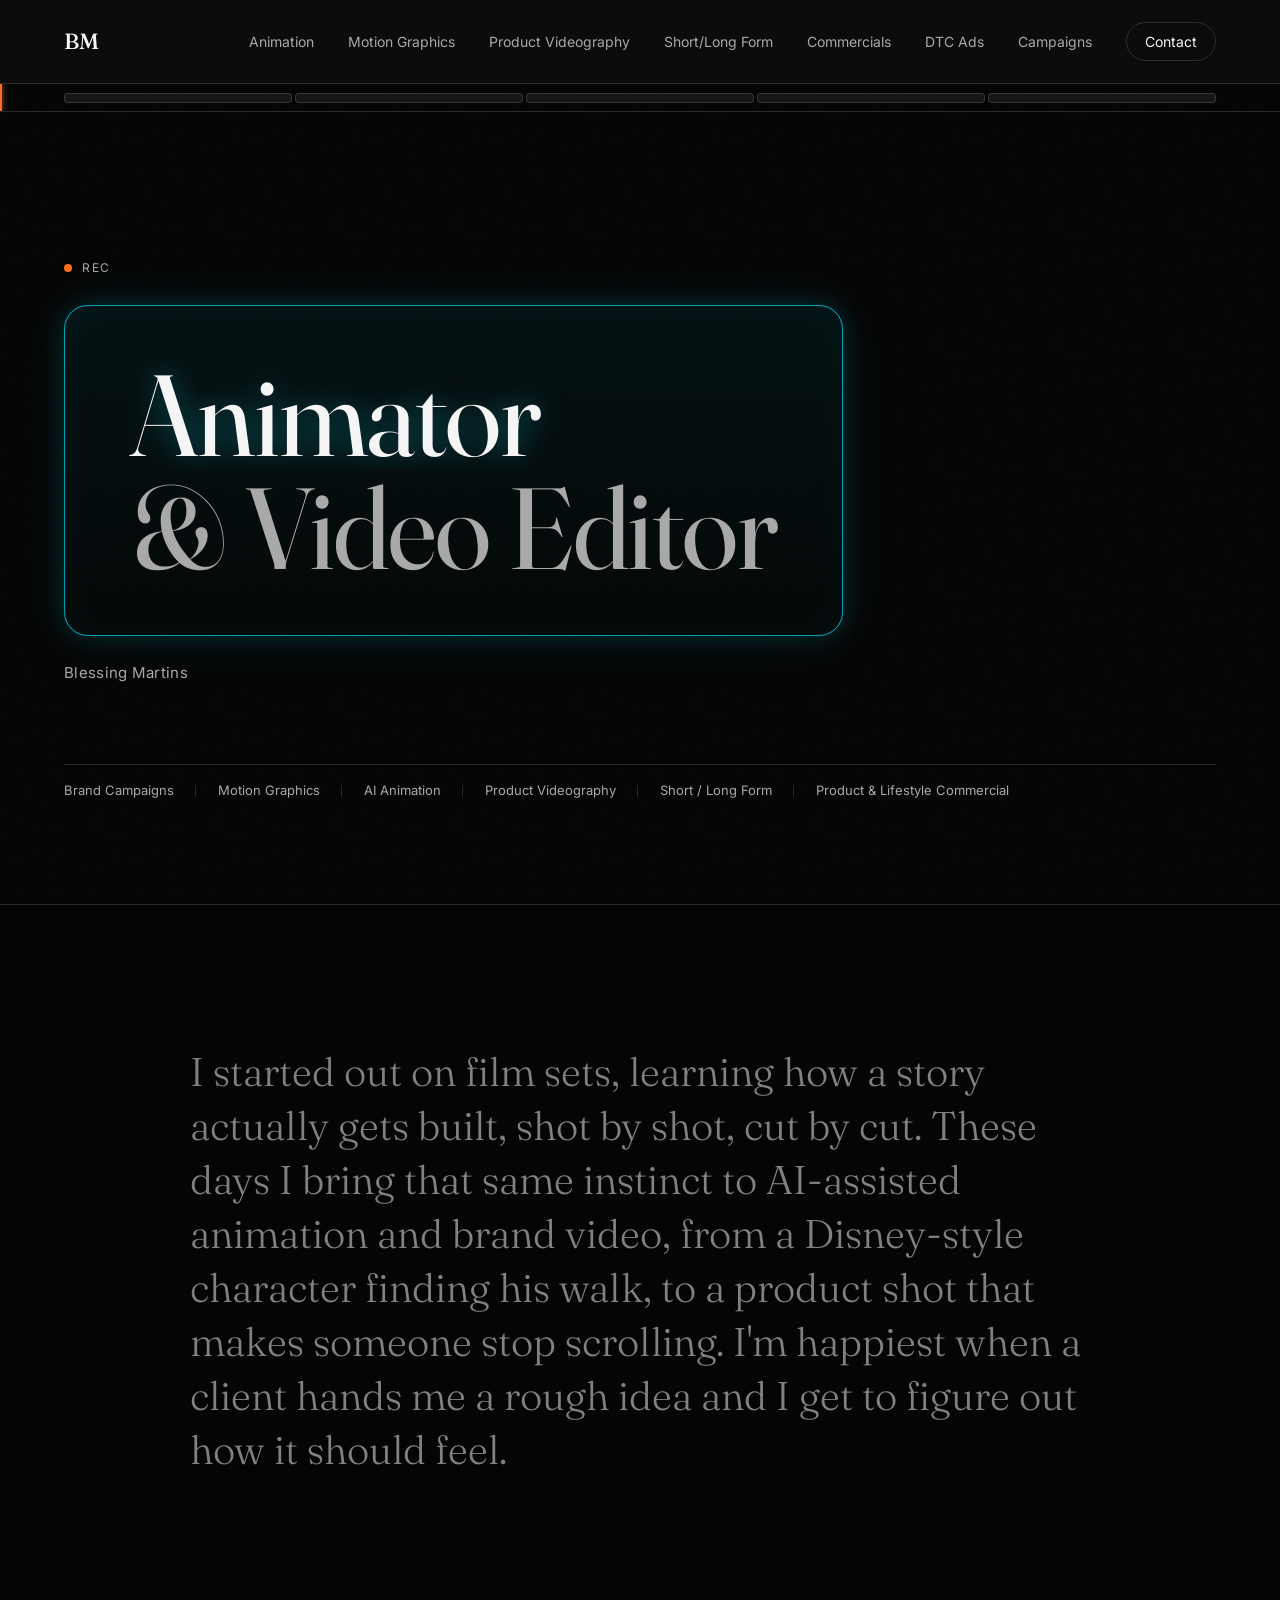
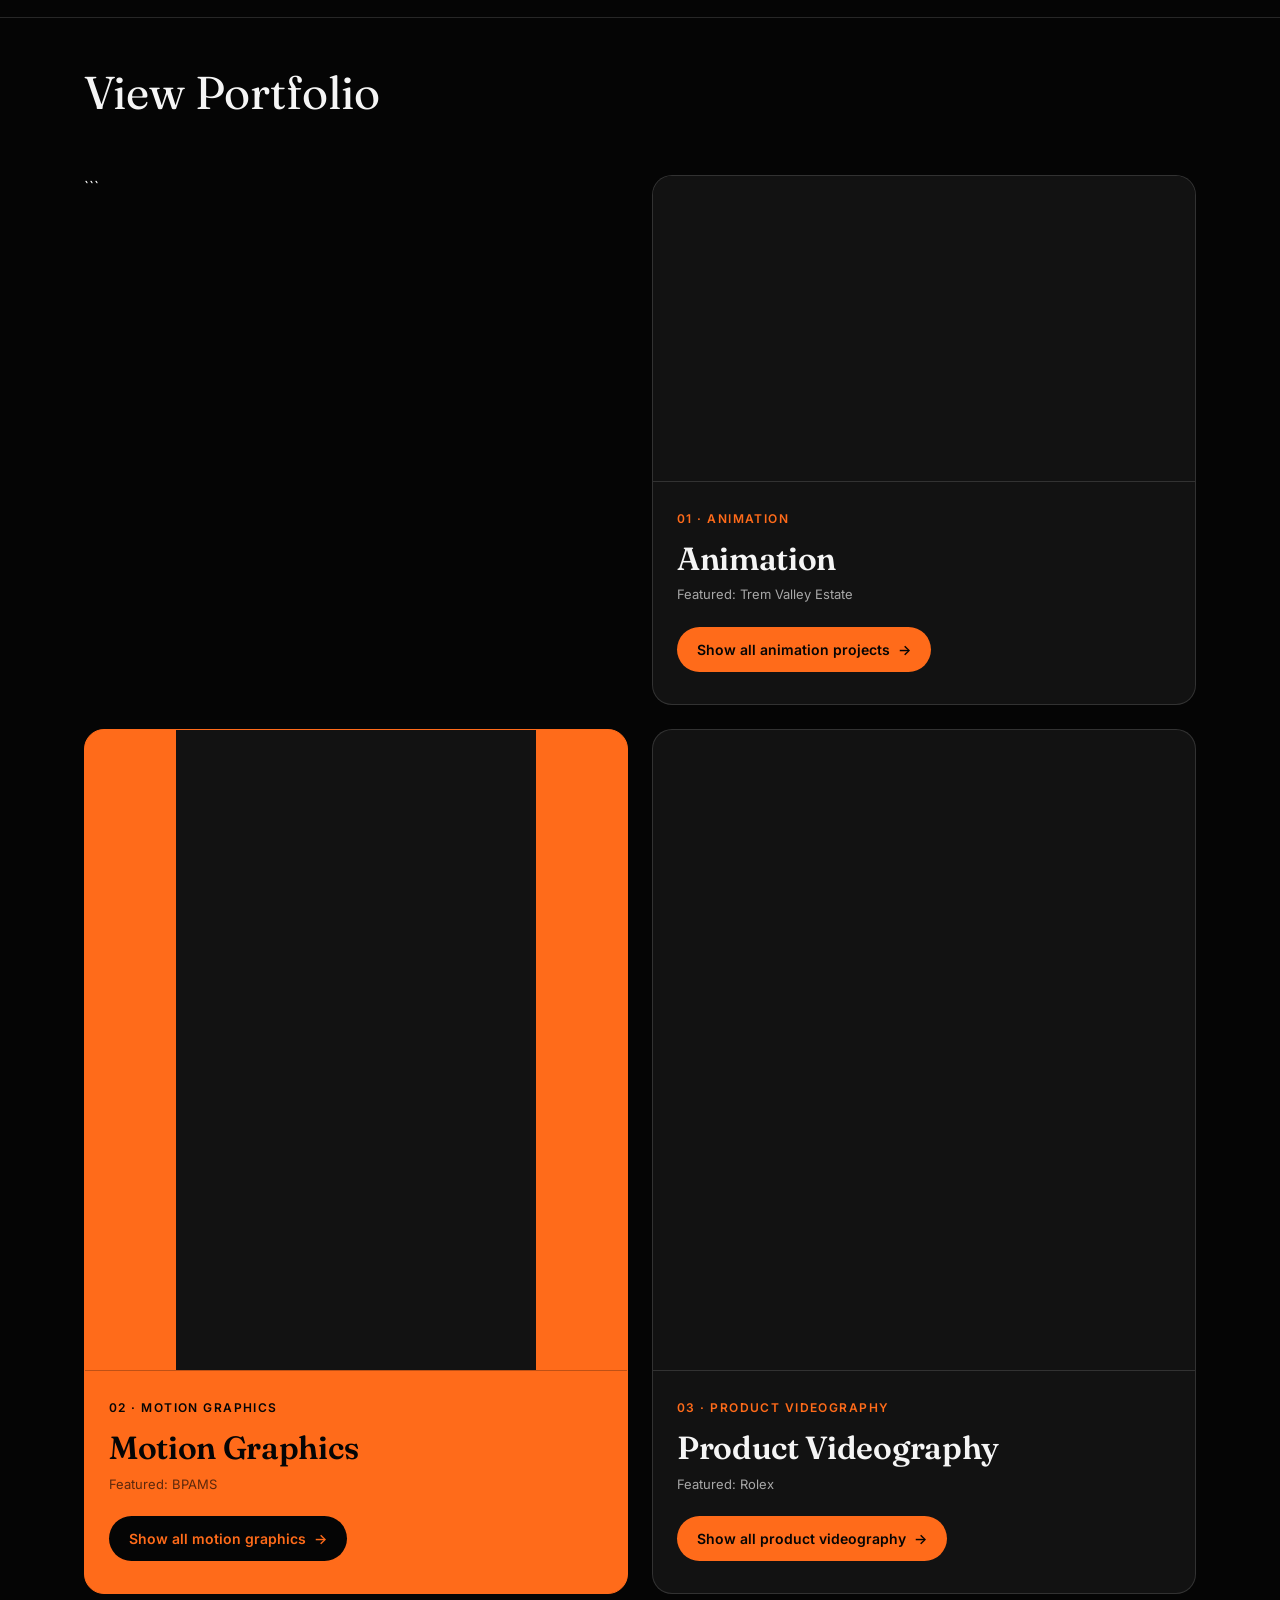
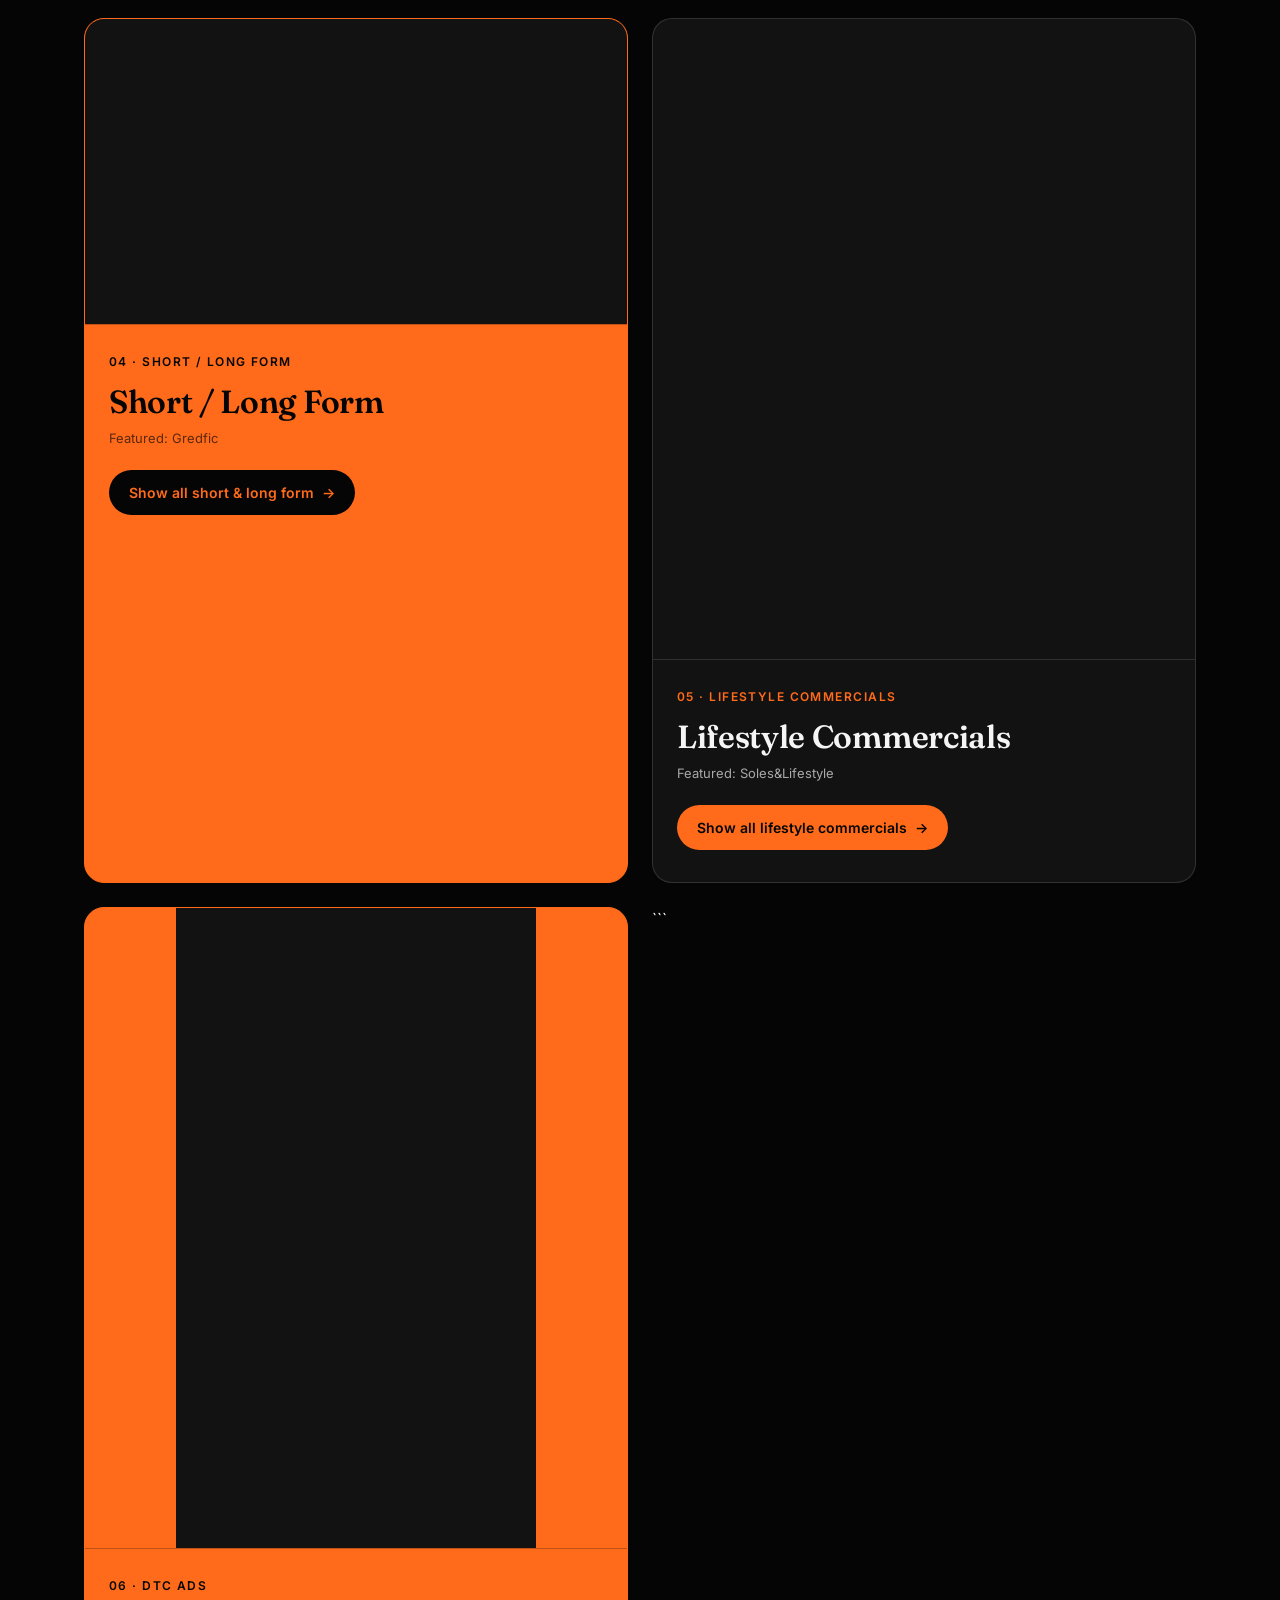
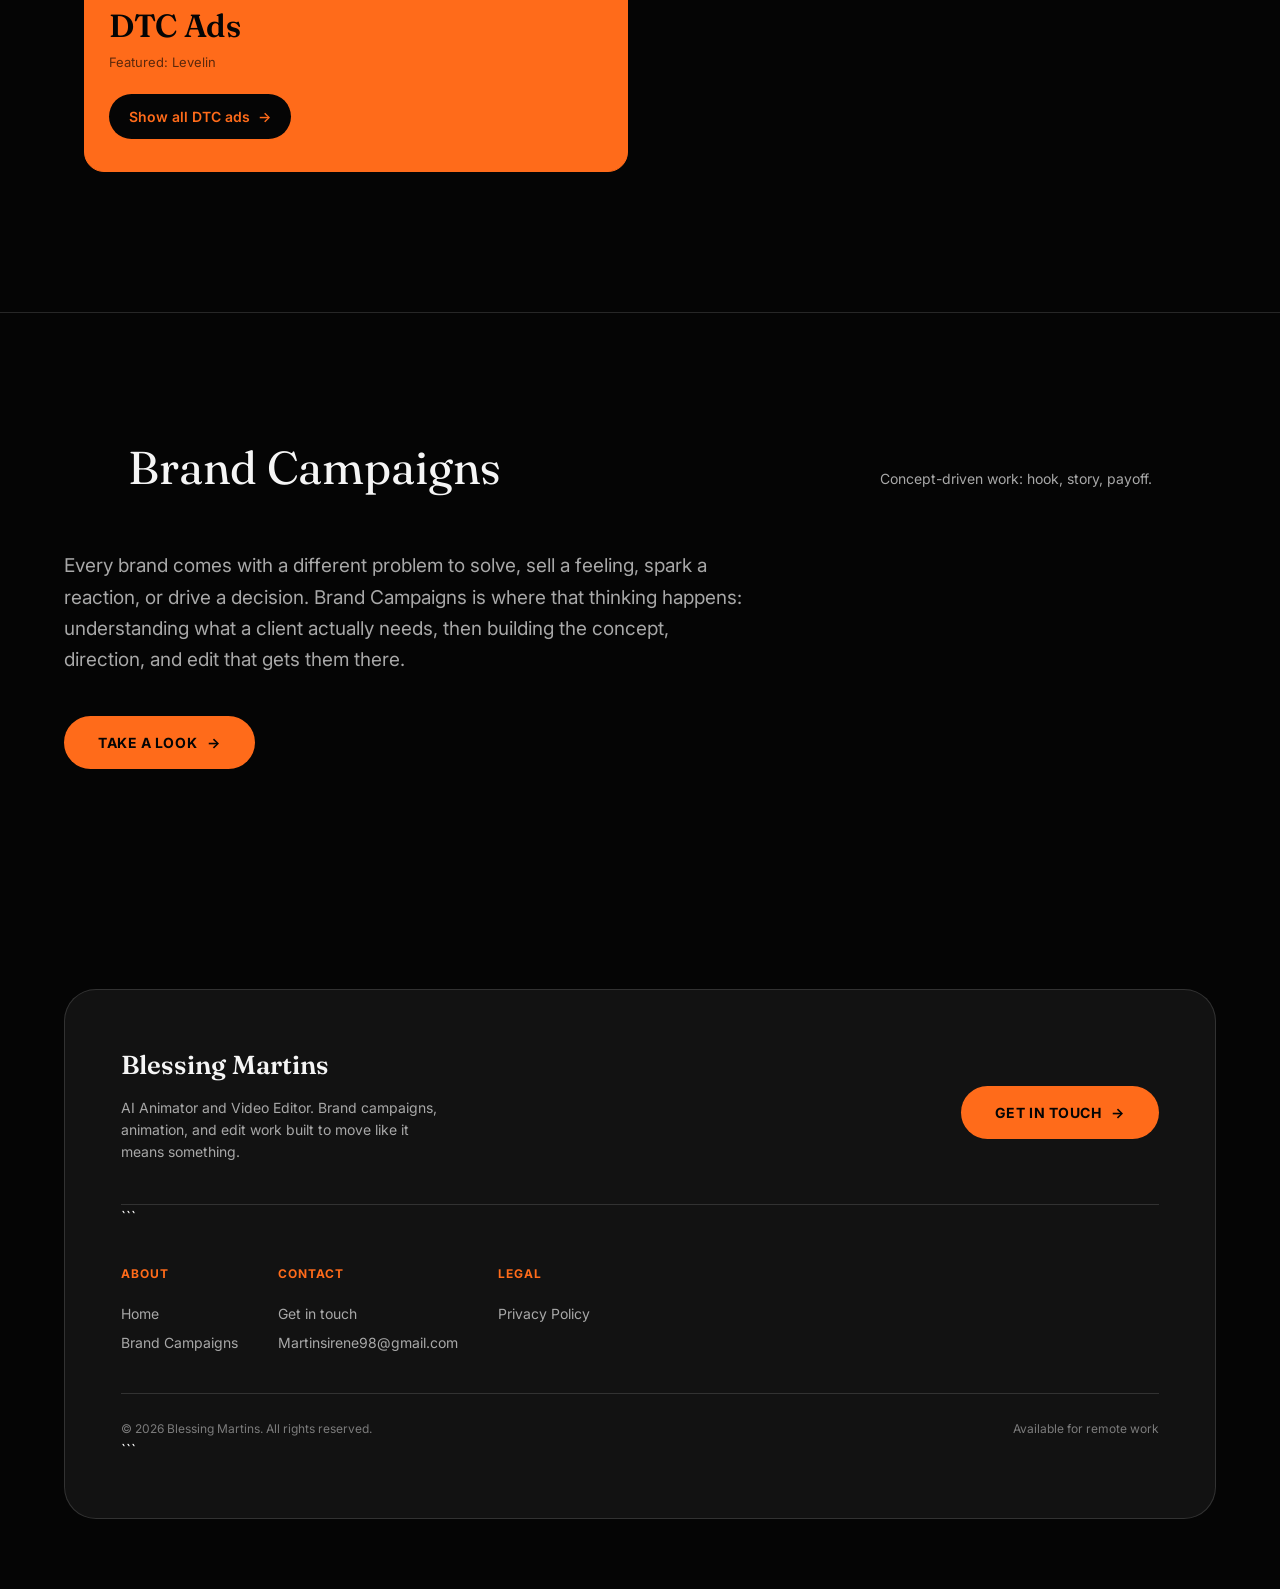
<file: index.html>
<!DOCTYPE html>

<html lang="en">
<head>
<meta charset="UTF-8">
<meta name="viewport" content="width=device-width, initial-scale=1.0">
<title>Blessing Martins: AI Animator &amp; Video Editor</title>
<meta name="description" content="AI Animator and Video Editor. Brand campaigns, motion graphics, animation, product videography, DTC ads, and commercial work.">
<link rel="preconnect" href="https://fonts.googleapis.com">
<link rel="preconnect" href="https://fonts.gstatic.com" crossorigin>
<link href="https://fonts.googleapis.com/css2?family=Fraunces:opsz,wght@9..144,300;9..144,400;9..144,500;9..144,600&family=Inter:wght@400;500;600&display=swap" rel="stylesheet">
<link rel="stylesheet" href="styles.css">
</head>
<body>

<div class="grain"></div>

<header class="site-nav">
  <a href="index.html" class="nav-mark">BM</a>
  <nav class="nav-links">
    <a href="animation.html">Animation</a>
    <a href="motion-graphics.html">Motion Graphics</a>
    <a href="product-videography.html">Product Videography</a>
    <a href="short-long-form.html">Short/Long Form</a>
    <a href="lifestyle-commercials.html">Commercials</a>
    <a href="dtc-ads.html">DTC Ads</a>
    <a href="brand-campaigns.html">Campaigns</a>
    <a href="contact.html" class="nav-cta">Contact</a>
  </nav>
  <button class="nav-toggle" aria-label="Menu" aria-expanded="false">
    <span></span><span></span><span></span>
  </button>
</header>

<div class="scroll-timeline" aria-hidden="true">
  <div class="timeline-track">
    <span class="timeline-clip"></span>
    <span class="timeline-clip"></span>
    <span class="timeline-clip"></span>
    <span class="timeline-clip"></span>
    <span class="timeline-clip"></span>
    <div class="timeline-playhead" id="timelinePlayhead"></div>
  </div>
</div>

<!-- ============ HERO ============ -->

<section class="hero">
  <div class="hero-inner">
    <div class="tally" aria-hidden="true"><span class="tally-dot"></span><span class="tally-label">REC</span></div>
    <div class="title-card">
      <h1 class="hero-title">
        <span class="line" data-line="1">Animator</span>
        <span class="line" data-line="2">&amp; Video Editor</span>
      </h1>
    </div>
    <p class="hero-sub">Blessing Martins</p>
  </div>
  <ul class="capability-strip" aria-label="Capabilities">
    <li>Brand Campaigns</li>
    <li>Motion Graphics</li>
    <li>AI Animation</li>
    <li>Product Videography</li>
    <li>Short / Long Form</li>
    <li>Product &amp; Lifestyle Commercial</li>
  </ul>
</section>

<!-- ============ BIO ============ -->

<section class="bio" id="bio">
  <p class="bio-text" id="bioText">
    <span class="w">I</span> <span class="w">started</span> <span class="w">out</span> <span class="w">on</span> <span class="w">film</span> <span class="w">sets,</span> <span class="w">learning</span> <span class="w">how</span> <span class="w">a</span> <span class="w">story</span> <span class="w">actually</span> <span class="w">gets</span> <span class="w">built,</span> <span class="w">shot</span> <span class="w">by</span> <span class="w">shot,</span> <span class="w">cut</span> <span class="w">by</span> <span class="w">cut.</span> <span class="w">These</span> <span class="w">days</span> <span class="w">I</span> <span class="w">bring</span> <span class="w">that</span> <span class="w">same</span> <span class="w">instinct</span> <span class="w">to</span> <span class="w">AI-assisted</span> <span class="w">animation</span> <span class="w">and</span> <span class="w">brand</span> <span class="w">video,</span> <span class="w">from</span> <span class="w">a</span> <span class="w">Disney-style</span> <span class="w">character</span> <span class="w">finding</span> <span class="w">his</span> <span class="w">walk,</span> <span class="w">to</span> <span class="w">a</span> <span class="w">product</span> <span class="w">shot</span> <span class="w">that</span> <span class="w">makes</span> <span class="w">someone</span> <span class="w">stop</span> <span class="w">scrolling.</span> <span class="w">I'm</span> <span class="w">happiest</span> <span class="w">when</span> <span class="w">a</span> <span class="w">client</span> <span class="w">hands</span> <span class="w">me</span> <span class="w">a</span> <span class="w">rough</span> <span class="w">idea</span> <span class="w">and</span> <span class="w">I</span> <span class="w">get</span> <span class="w">to</span> <span class="w">figure</span> <span class="w">out</span> <span class="w">how</span> <span class="w">it</span> <span class="w">should</span> <span class="w">feel.</span>
  </p>
</section>

<!-- ============ PORTFOLIO GRID ============ -->

<section class="portfolio" id="portfolio">
  <div class="section-head">
    <h2>View Portfolio</h2>
  </div>

  <div class="cat-grid">

```
<article class="cat-card">
  <div class="embed-wrap embed-wrap--horizontal">
    <iframe src="https://www.youtube.com/embed/hdkBNmiXy6w" title="Trem Valley Estate animation" allow="accelerometer; autoplay; clipboard-write; encrypted-media; gyroscope; picture-in-picture" allowfullscreen loading="lazy"></iframe>
  </div>
  <div class="cat-meta">
    <span class="cat-index">01 · ANIMATION</span>
    <h3>Animation</h3>
    <p class="cat-sub">Featured: Trem Valley Estate</p>
    <a href="animation.html" class="cat-link">Show all animation projects</a>
  </div>
</article>

<article class="cat-card cat-card--flip">
  <div class="embed-wrap embed-wrap--vertical">
    <iframe src="https://www.youtube.com/embed/DAur5d15lRE" title="BPAMS explainer" allow="accelerometer; autoplay; clipboard-write; encrypted-media; gyroscope; picture-in-picture" allowfullscreen loading="lazy"></iframe>
  </div>
  <div class="cat-meta">
    <span class="cat-index">02 · MOTION GRAPHICS</span>
    <h3>Motion Graphics</h3>
    <p class="cat-sub">Featured: BPAMS</p>
    <a href="motion-graphics.html" class="cat-link">Show all motion graphics</a>
  </div>
</article>

<article class="cat-card">
  <div class="embed-wrap embed-wrap--vertical">
    <iframe src="https://www.youtube.com/embed/aqkAQ4iB0CM" title="Rolex product videography" allow="accelerometer; autoplay; clipboard-write; encrypted-media; gyroscope; picture-in-picture" allowfullscreen loading="lazy"></iframe>
  </div>
  <div class="cat-meta">
    <span class="cat-index">03 · PRODUCT VIDEOGRAPHY</span>
    <h3>Product Videography</h3>
    <p class="cat-sub">Featured: Rolex</p>
    <a href="product-videography.html" class="cat-link">Show all product videography</a>
  </div>
</article>

<article class="cat-card cat-card--flip">
  <div class="embed-wrap embed-wrap--horizontal">
    <iframe src="https://www.youtube.com/embed/_1MI0IDRJpE" title="Gredfic: Crypto Explained" allow="accelerometer; autoplay; clipboard-write; encrypted-media; gyroscope; picture-in-picture" allowfullscreen loading="lazy"></iframe>
  </div>
  <div class="cat-meta">
    <span class="cat-index">04 · SHORT / LONG FORM</span>
    <h3>Short / Long Form</h3>
    <p class="cat-sub">Featured: Gredfic</p>
    <a href="short-long-form.html" class="cat-link">Show all short &amp; long form</a>
  </div>
</article>

<article class="cat-card">
  <div class="embed-wrap embed-wrap--vertical">
    <iframe src="https://www.youtube.com/embed/VH_mSWXsu24" title="Soles&Lifestyle commercial" allow="accelerometer; autoplay; clipboard-write; encrypted-media; gyroscope; picture-in-picture" allowfullscreen loading="lazy"></iframe>
  </div>
  <div class="cat-meta">
    <span class="cat-index">05 · LIFESTYLE COMMERCIALS</span>
    <h3>Lifestyle Commercials</h3>
    <p class="cat-sub">Featured: Soles&amp;Lifestyle</p>
    <a href="lifestyle-commercials.html" class="cat-link">Show all lifestyle commercials</a>
  </div>
</article>

<article class="cat-card cat-card--flip">
  <div class="embed-wrap embed-wrap--vertical">
    <iframe src="https://www.youtube.com/embed/9VbB7a9rA_Q" title="Levelin DTC ad" allow="accelerometer; autoplay; clipboard-write; encrypted-media; gyroscope; picture-in-picture" allowfullscreen loading="lazy"></iframe>
  </div>
  <div class="cat-meta">
    <span class="cat-index">06 · DTC ADS</span>
    <h3>DTC Ads</h3>
    <p class="cat-sub">Featured: Levelin</p>
    <a href="dtc-ads.html" class="cat-link">Show all DTC ads</a>
  </div>
</article>
```

  </div>
</section>

<!-- ============ BRAND CAMPAIGNS PREVIEW ============ -->

<section class="campaigns-preview">
  <div class="section-head">
    <h2>Brand Campaigns</h2>
    <p class="section-note">Concept-driven work: hook, story, payoff.</p>
  </div>

  <p class="campaigns-copy">Every brand comes with a different problem to solve, sell a feeling, spark a reaction, or drive a decision. Brand Campaigns is where that thinking happens: understanding what a client actually needs, then building the concept, direction, and edit that gets them there.</p>

<a href="brand-campaigns.html" class="btn-solid">Take a look</a>

</section>

<footer class="site-footer">
  <div class="footer-card">
    <div class="footer-top">
      <div class="footer-about">
        <h3>Blessing Martins</h3>
        <p>AI Animator and Video Editor. Brand campaigns, animation, and edit work built to move like it means something.</p>
      </div>
      <a href="contact.html" class="btn-solid footer-cta">Get in touch</a>
    </div>

```
<div class="footer-sections">
  <div class="footer-section">
    <h4>About</h4>
    <a href="index.html">Home</a>
    <a href="brand-campaigns.html">Brand Campaigns</a>
  </div>
  <div class="footer-section">
    <h4>Contact</h4>
    <a href="contact.html">Get in touch</a>
    <a href="mailto:Martinsirene98@gmail.com">Martinsirene98@gmail.com</a>
  </div>
  <div class="footer-section">
    <h4>Legal</h4>
    <a href="privacy-policy.html">Privacy Policy</a>
  </div>
</div>

<div class="footer-legal">
  <span>© 2026 Blessing Martins. All rights reserved.</span>
  <span>Available for remote work</span>
</div>
```

  </div>
</footer>

<script src="script.js"></script>

</body>
</html>
</file>
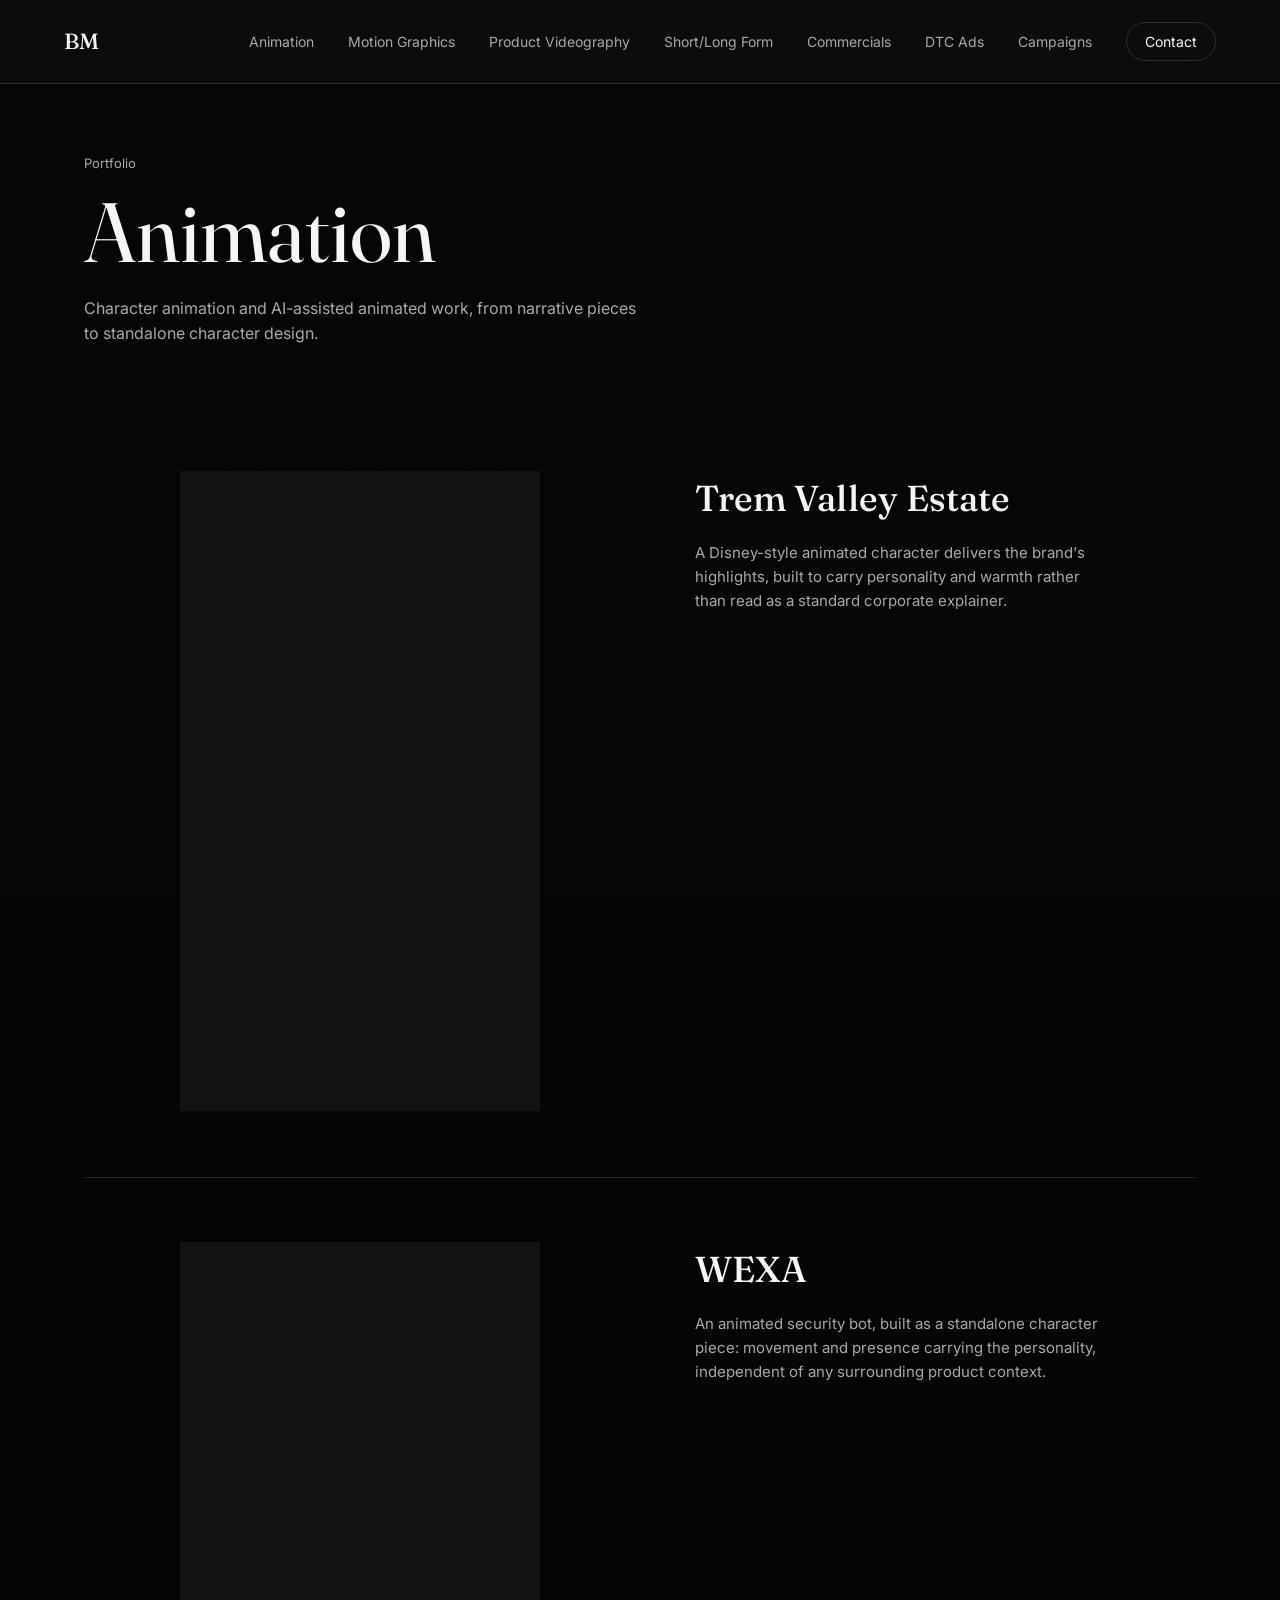
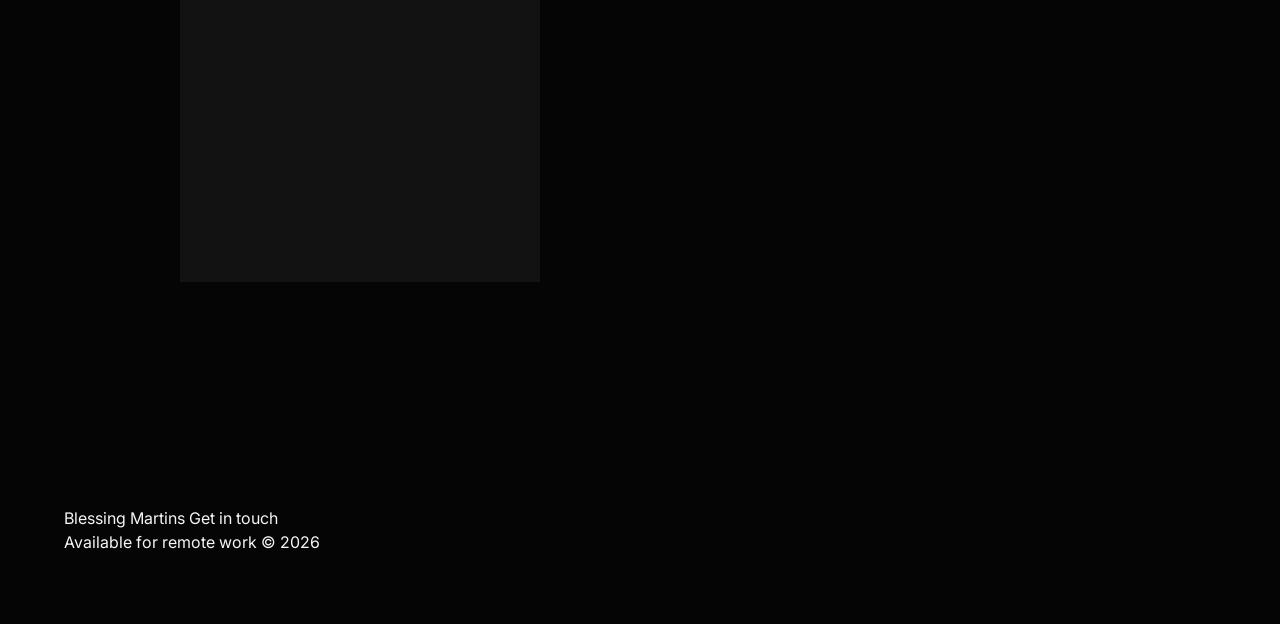
<file: Animation.html>
<!DOCTYPE html>

<html lang="en">
<head>
<meta charset="UTF-8">
<meta name="viewport" content="width=device-width, initial-scale=1.0">
<title>Animation: Blessing Martins</title>
<meta name="description" content="AI-assisted and character animation work, including Trem Valley Estate and WEXA.">
<link rel="preconnect" href="https://fonts.googleapis.com">
<link rel="preconnect" href="https://fonts.gstatic.com" crossorigin>
<link href="https://fonts.googleapis.com/css2?family=Fraunces:opsz,wght@9..144,300;9..144,400;9..144,500;9..144,600&family=Inter:wght@400;500;600&display=swap" rel="stylesheet">
<link rel="stylesheet" href="styles.css">
</head>
<body>

<div class="grain"></div>

<header class="site-nav">
  <a href="index.html" class="nav-mark">BM</a>
  <nav class="nav-links">
    <a href="animation.html">Animation</a>
    <a href="motion-graphics.html">Motion Graphics</a>
    <a href="product-videography.html">Product Videography</a>
    <a href="short-long-form.html">Short/Long Form</a>
    <a href="lifestyle-commercials.html">Commercials</a>
    <a href="dtc-ads.html">DTC Ads</a>
    <a href="brand-campaigns.html">Campaigns</a>
    <a href="contact.html" class="nav-cta">Contact</a>
  </nav>
  <button class="nav-toggle" aria-label="Menu" aria-expanded="false">
    <span></span><span></span><span></span>
  </button>
</header>

<section class="page-hero">
  <p class="page-eyebrow">Portfolio</p>
  <h1 class="page-title">Animation</h1>
  <p class="page-intro">Character animation and AI-assisted animated work, from narrative pieces to standalone character design.</p>
</section>

<section class="work-list">

  <article class="work-entry">
    <div class="embed-wrap embed-wrap--vertical">
      <iframe src="https://www.youtube.com/embed/hdkBNmiXy6w" title="Trem Valley Estate animation" allow="accelerometer; autoplay; clipboard-write; encrypted-media; gyroscope; picture-in-picture" allowfullscreen loading="lazy"></iframe>
    </div>
    <div class="work-copy">
      <h2>Trem Valley Estate</h2>
      <p>A Disney-style animated character delivers the brand's highlights, built to carry personality and warmth rather than read as a standard corporate explainer.</p>
    </div>
  </article>

  <article class="work-entry">
    <div class="embed-wrap embed-wrap--vertical">
      <iframe src="https://www.youtube.com/embed/DHwk0yoOimU" title="WEXA animation" allow="accelerometer; autoplay; clipboard-write; encrypted-media; gyroscope; picture-in-picture" allowfullscreen loading="lazy"></iframe>
    </div>
    <div class="work-copy">
      <h2>WEXA</h2>
      <p>An animated security bot, built as a standalone character piece: movement and presence carrying the personality, independent of any surrounding product context.</p>
    </div>
  </article>

</section>

<footer class="site-footer">
  <div class="footer-row">
    <span>Blessing Martins</span>
    <a href="contact.html">Get in touch</a>
  </div>
  <div class="footer-row footer-sub">
    <span>Available for remote work</span>
    <span>© 2026</span>
  </div>
</footer>

<script src="script.js"></script>

</body>
</html>
</file>
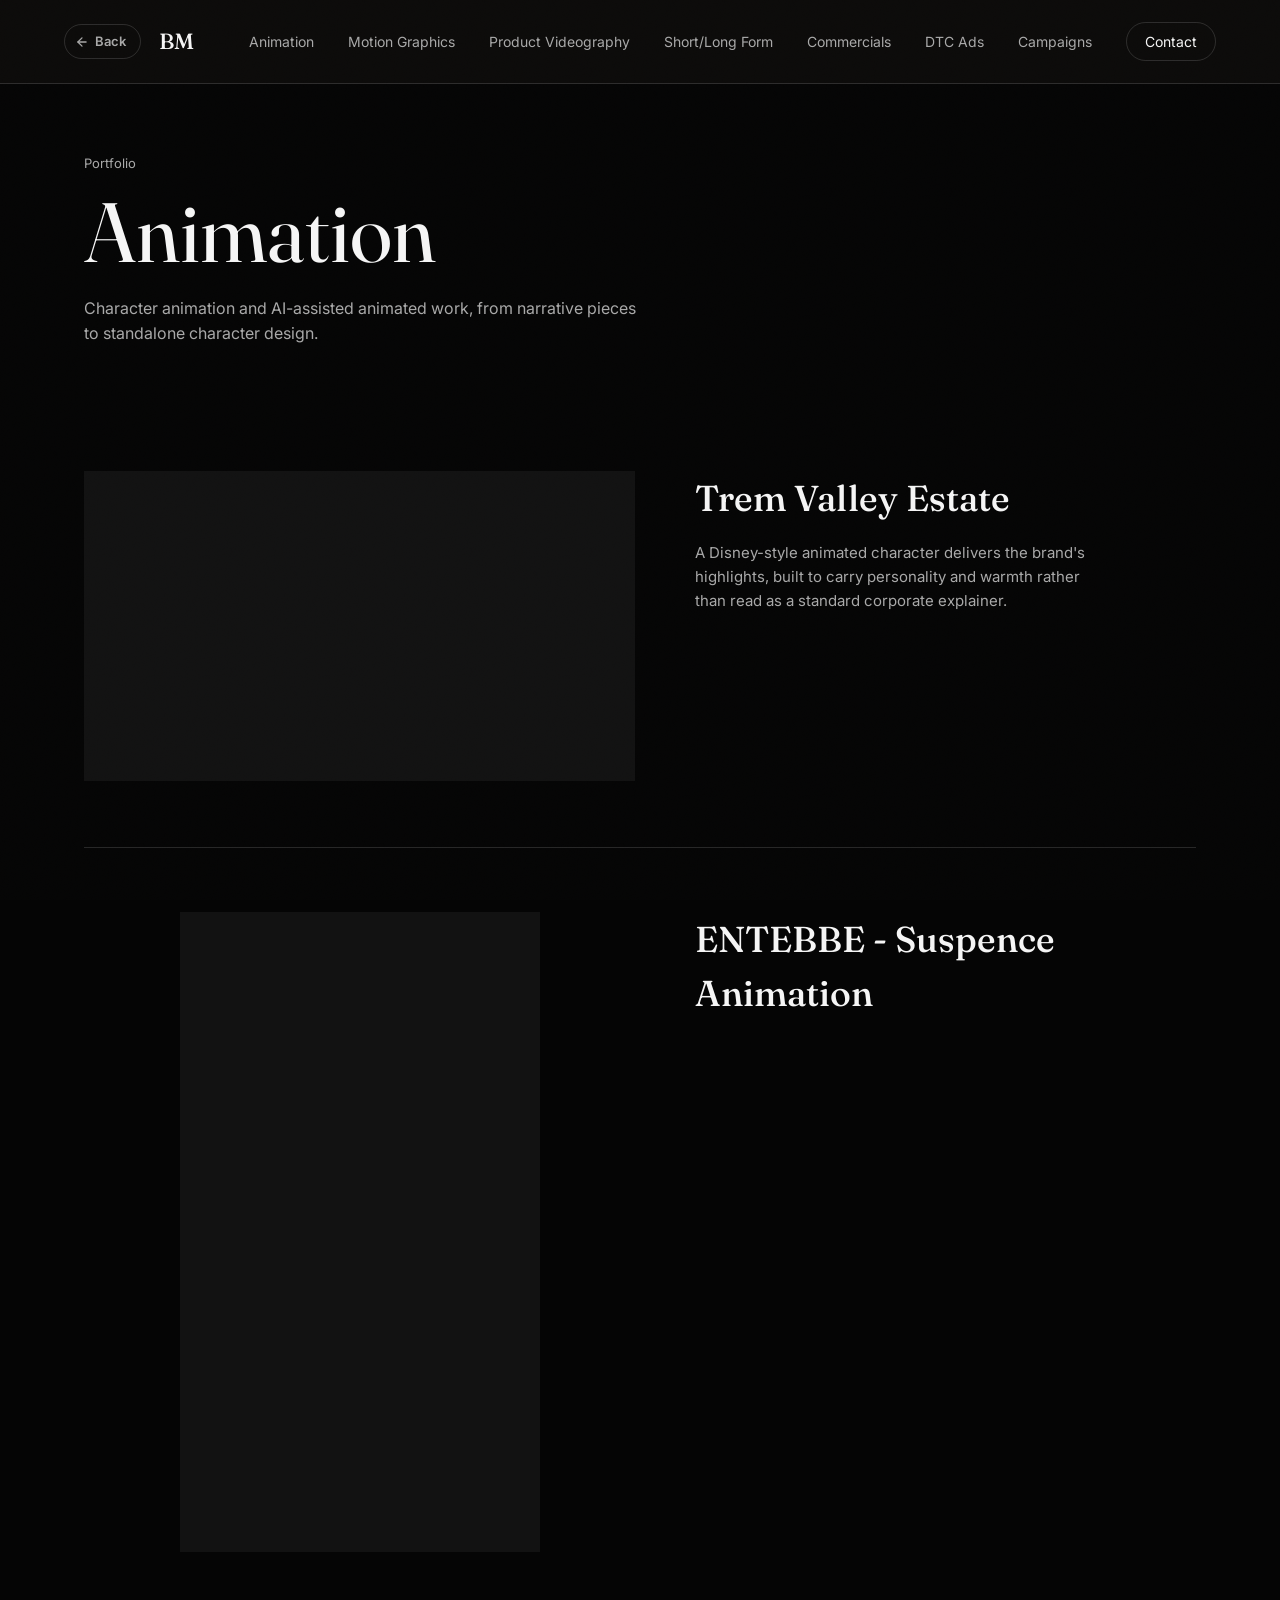
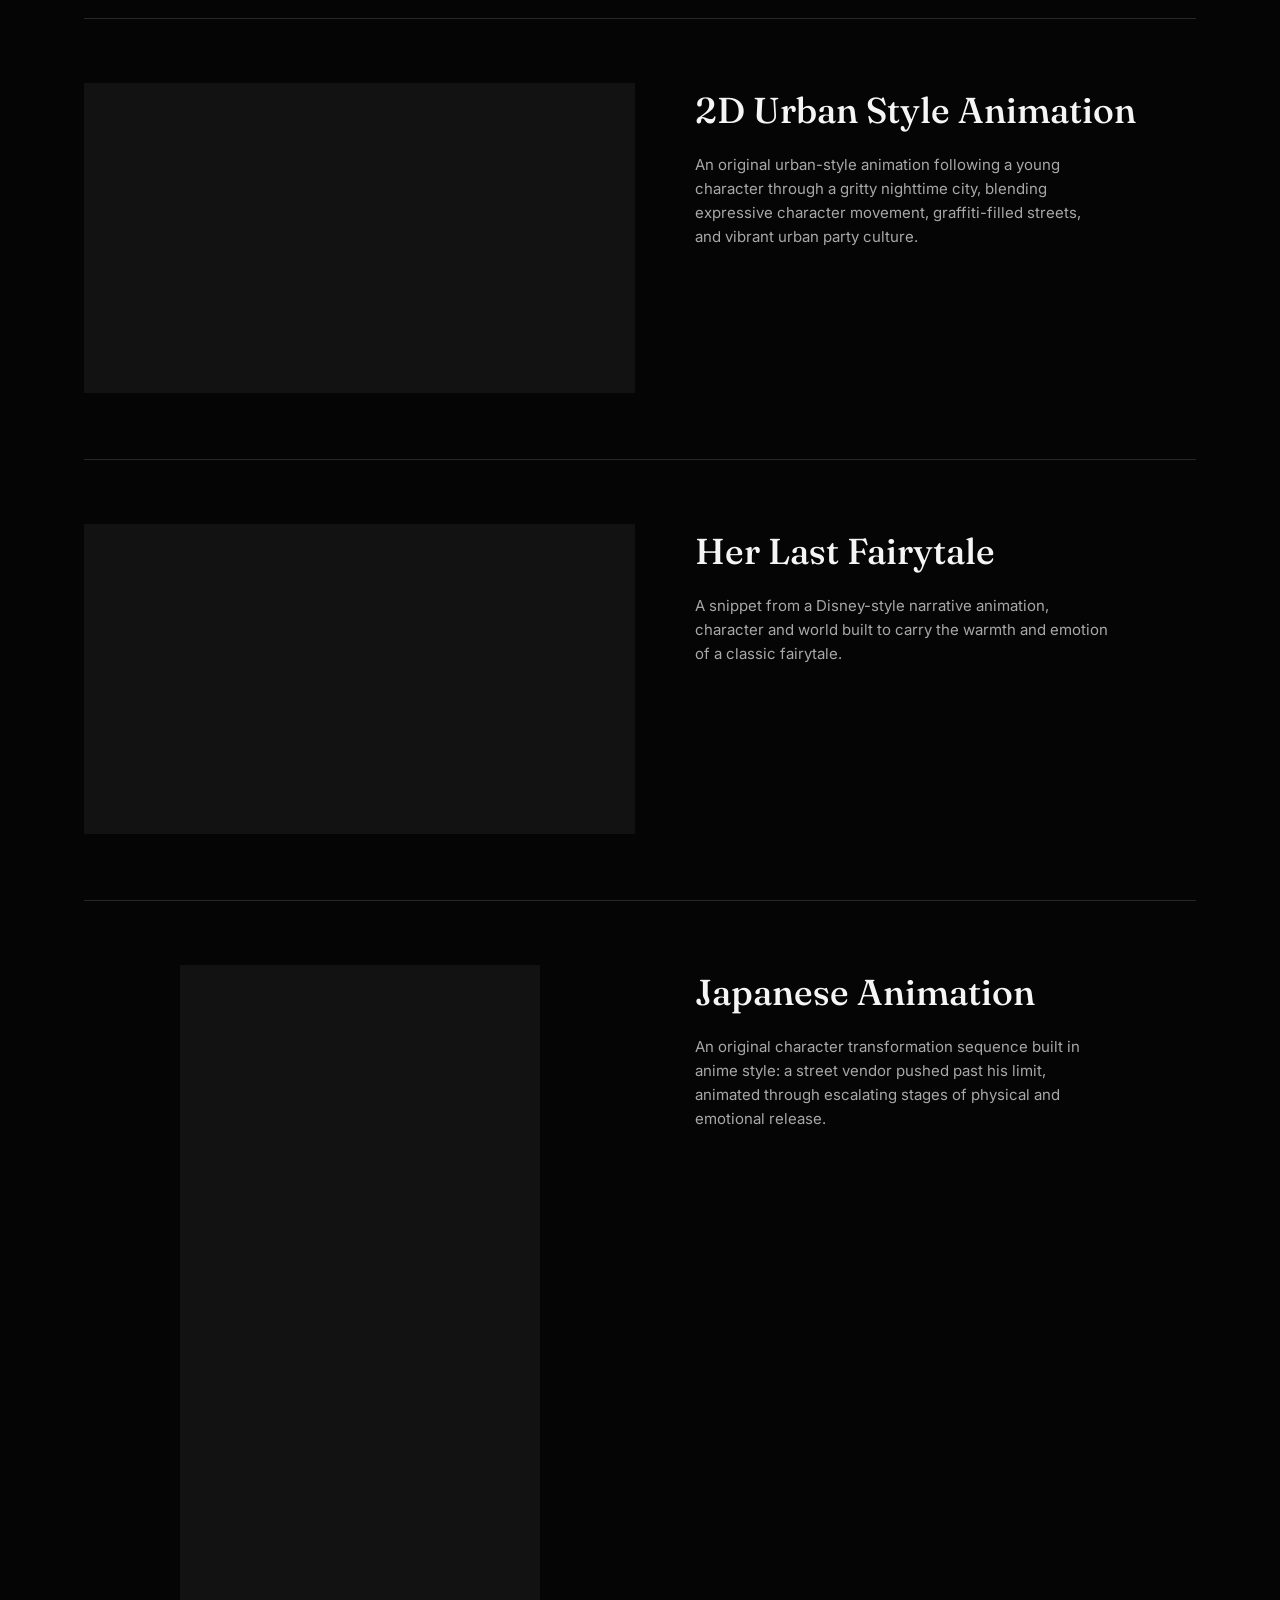
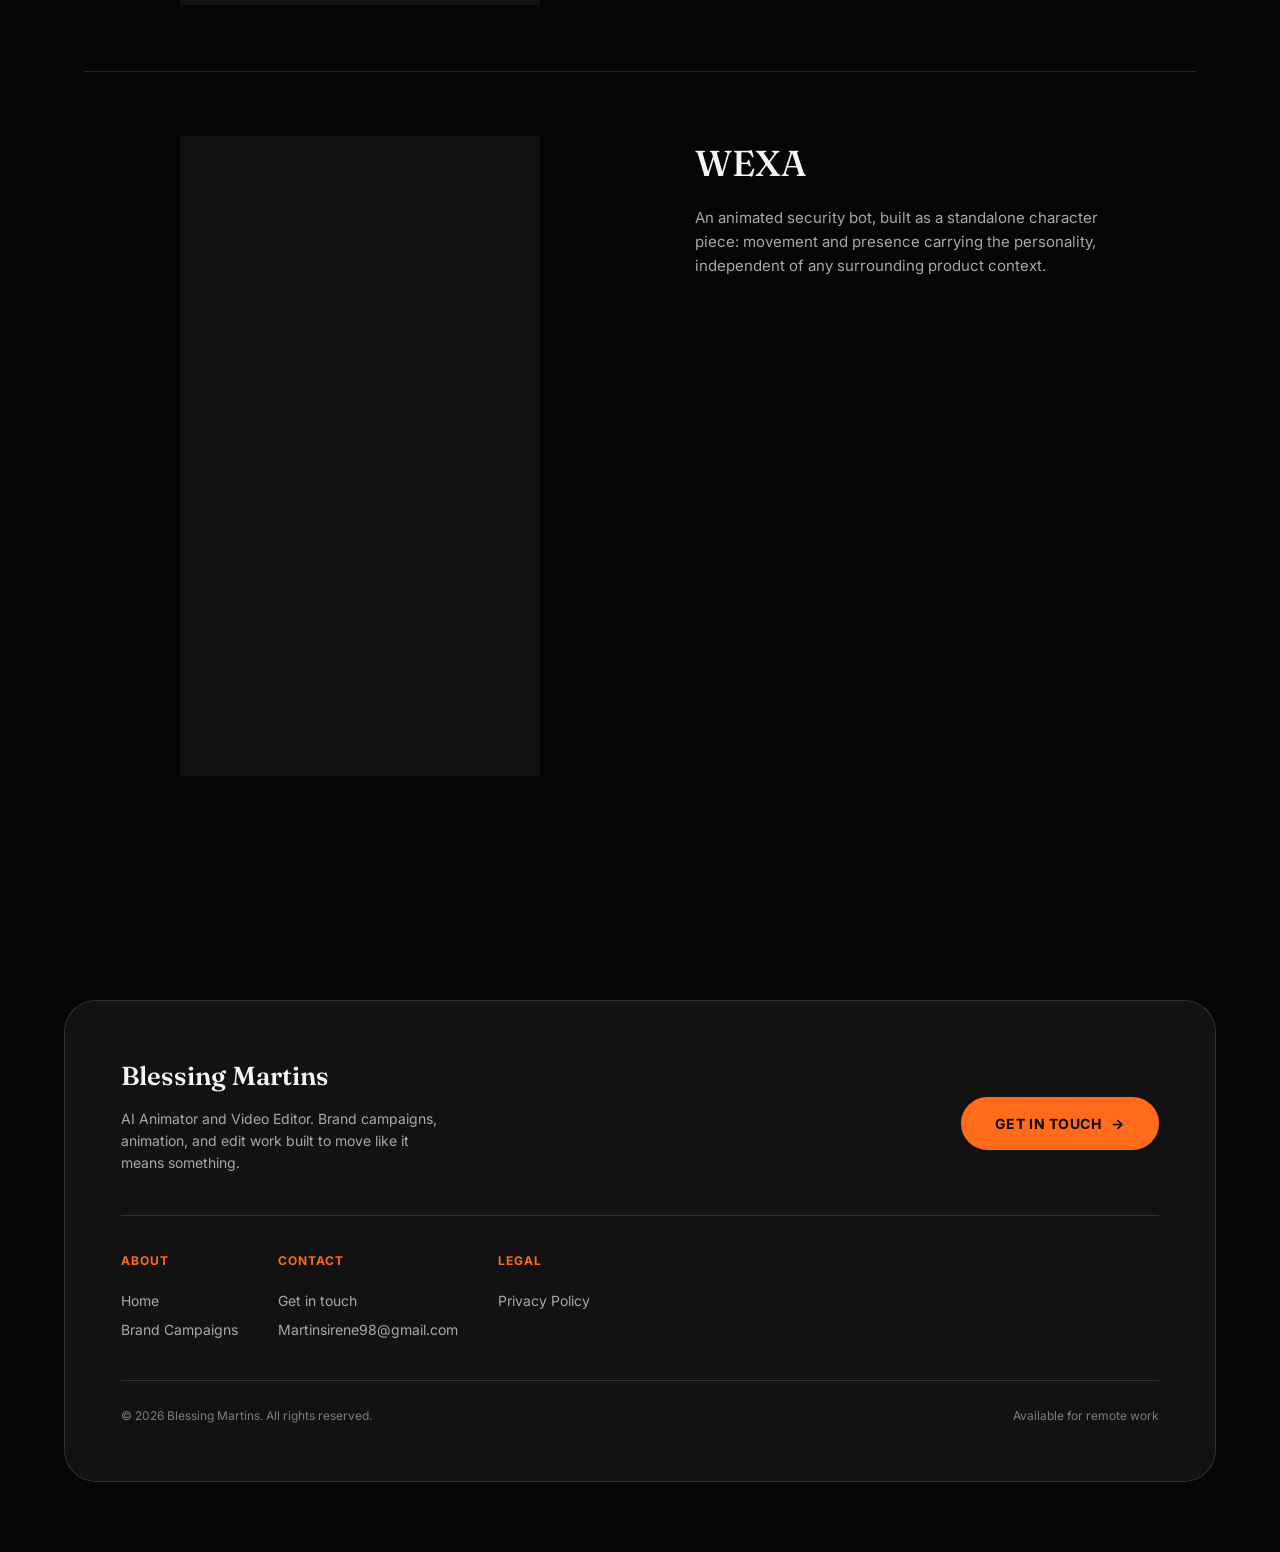
<file: animation.html>
<!DOCTYPE html>
<html lang="en">
<head>
<meta charset="UTF-8">
<meta name="viewport" content="width=device-width, initial-scale=1.0">
<title>Animation: Blessing Martins</title>
<meta name="description" content="AI-assisted and character animation work, including Trem Valley Estate, ENTEBBE Suspence Animation, 2D Urban Style Animation, Her Last Fairytale, and an original anime-style transformation piece.">
<link rel="preconnect" href="https://fonts.googleapis.com">
<link rel="preconnect" href="https://fonts.gstatic.com" crossorigin>
<link href="https://fonts.googleapis.com/css2?family=Fraunces:opsz,wght@9..144,300;9..144,400;9..144,500;9..144,600&family=Inter:wght@400;500;600&display=swap" rel="stylesheet">
<link rel="stylesheet" href="styles.css">
</head>
<body>

<div class="grain"></div>

<header class="site-nav">
  <div class="nav-left">
    <a href="index.html" class="nav-back">
      <svg viewBox="0 0 24 24" fill="none" stroke="currentColor" stroke-width="2.2" stroke-linecap="round" stroke-linejoin="round">
        <line x1="19" y1="12" x2="5" y2="12"></line>
        <polyline points="12 19 5 12 12 5"></polyline>
      </svg>
      Back
    </a>
    <a href="index.html" class="nav-mark">BM</a>
  </div>

  <nav class="nav-links">
    <a href="animation.html">Animation</a>
    <a href="motion-graphics.html">Motion Graphics</a>
    <a href="product-videography.html">Product Videography</a>
    <a href="short-long-form.html">Short/Long Form</a>
    <a href="lifestyle-commercials.html">Commercials</a>
    <a href="dtc-ads.html">DTC Ads</a>
    <a href="brand-campaigns.html">Campaigns</a>
    <a href="contact.html" class="nav-cta">Contact</a>
  </nav>

  <button class="nav-toggle" aria-label="Menu" aria-expanded="false">
    <span></span><span></span><span></span>
  </button>
</header>

<section class="page-hero">
  <p class="page-eyebrow">Portfolio</p>
  <h1 class="page-title">Animation</h1>
  <p class="page-intro">Character animation and AI-assisted animated work, from narrative pieces to standalone character design.</p>
</section>

<section class="work-list">

  <!-- Project 1: Trem Valley Estate -->
  <article class="work-entry">
    <div class="embed-wrap embed-wrap--horizontal">
      <iframe
        src="https://www.youtube.com/embed/hdkBNmiXy6w"
        title="Trem Valley Estate animation"
        allow="accelerometer; autoplay; clipboard-write; encrypted-media; gyroscope; picture-in-picture"
        allowfullscreen
        loading="lazy">
      </iframe>
    </div>
    <div class="work-copy">
      <h2>Trem Valley Estate</h2>
      <p>A Disney-style animated character delivers the brand's highlights, built to carry personality and warmth rather than read as a standard corporate explainer.</p>
    </div>
  </article>

  <!-- Project 2: ENTEBBE - Suspence Animation -->
  <article class="work-entry">
    <div class="embed-wrap embed-wrap--vertical">
      <iframe
        src="https://www.youtube.com/embed/Dea5ZP7dP3Q"
        title="ENTEBBE - Suspence animation"
        allow="accelerometer; autoplay; clipboard-write; encrypted-media; gyroscope; picture-in-picture"
        allowfullscreen
        loading="lazy">
      </iframe>
    </div>
    <div class="work-copy">
      <h2>ENTEBBE - Suspence Animation</h2>
    </div>
  </article>

  <!-- Project 3: 2D Urban Style Animation -->
  <article class="work-entry">
    <div class="embed-wrap embed-wrap--horizontal">
      <iframe
        src="https://www.youtube.com/embed/_tEUHASojFs"
        title="2D Urban Style Animation"
        allow="accelerometer; autoplay; clipboard-write; encrypted-media; gyroscope; picture-in-picture"
        allowfullscreen
        loading="lazy">
      </iframe>
    </div>
    <div class="work-copy">
      <h2>2D Urban Style Animation</h2>
      <p>An original urban-style animation following a young character through a gritty nighttime city, blending expressive character movement, graffiti-filled streets, and vibrant urban party culture.</p>
    </div>
  </article>

  <!-- Project 4: Her Last Fairytale -->
  <article class="work-entry">
    <div class="embed-wrap embed-wrap--horizontal">
      <iframe
        src="https://www.youtube.com/embed/Scr6xDtPI-4"
        title="Her Last Fairytale"
        allow="accelerometer; autoplay; clipboard-write; encrypted-media; gyroscope; picture-in-picture"
        allowfullscreen
        loading="lazy">
      </iframe>
    </div>
    <div class="work-copy">
      <h2>Her Last Fairytale</h2>
      <p>A snippet from a Disney-style narrative animation, character and world built to carry the warmth and emotion of a classic fairytale.</p>
    </div>
  </article>

  <!-- Project 5: Japanese Animation -->
  <article class="work-entry">
    <div class="embed-wrap embed-wrap--vertical">
      <iframe
        src="https://www.youtube.com/embed/PDfCoNoVwqo"
        title="Japanese Animation"
        allow="accelerometer; autoplay; clipboard-write; encrypted-media; gyroscope; picture-in-picture"
        allowfullscreen
        loading="lazy">
      </iframe>
    </div>
    <div class="work-copy">
      <h2>Japanese Animation</h2>
      <p>An original character transformation sequence built in anime style: a street vendor pushed past his limit, animated through escalating stages of physical and emotional release.</p>
    </div>
  </article>

  <!-- Project 6: WEXA -->
  <article class="work-entry">
    <div class="embed-wrap embed-wrap--vertical">
      <iframe
        src="https://www.youtube.com/embed/DHwk0yoOimU"
        title="WEXA animation"
        allow="accelerometer; autoplay; clipboard-write; encrypted-media; gyroscope; picture-in-picture"
        allowfullscreen
        loading="lazy">
      </iframe>
    </div>
    <div class="work-copy">
      <h2>WEXA</h2>
      <p>An animated security bot, built as a standalone character piece: movement and presence carrying the personality, independent of any surrounding product context.</p>
    </div>
  </article>

</section>

<footer class="site-footer">
  <div class="footer-card">

    <div class="footer-top">
      <div class="footer-about">
        <h3>Blessing Martins</h3>
        <p>AI Animator and Video Editor. Brand campaigns, animation, and edit work built to move like it means something.</p>
      </div>
      <a href="contact.html" class="btn-solid footer-cta">Get in touch</a>
    </div>

    <div class="footer-sections">
      <div class="footer-section">
        <h4>About</h4>
        <a href="index.html">Home</a>
        <a href="brand-campaigns.html">Brand Campaigns</a>
      </div>

      <div class="footer-section">
        <h4>Contact</h4>
        <a href="contact.html">Get in touch</a>
        <a href="mailto:Martinsirene98@gmail.com">Martinsirene98@gmail.com</a>
      </div>

      <div class="footer-section">
        <h4>Legal</h4>
        <a href="privacy-policy.html">Privacy Policy</a>
      </div>
    </div>

    <div class="footer-legal">
      <span>© 2026 Blessing Martins. All rights reserved.</span>
      <span>Available for remote work</span>
    </div>

  </div>
</footer>

<script src="script.js"></script>

</body>
</html>
</file>
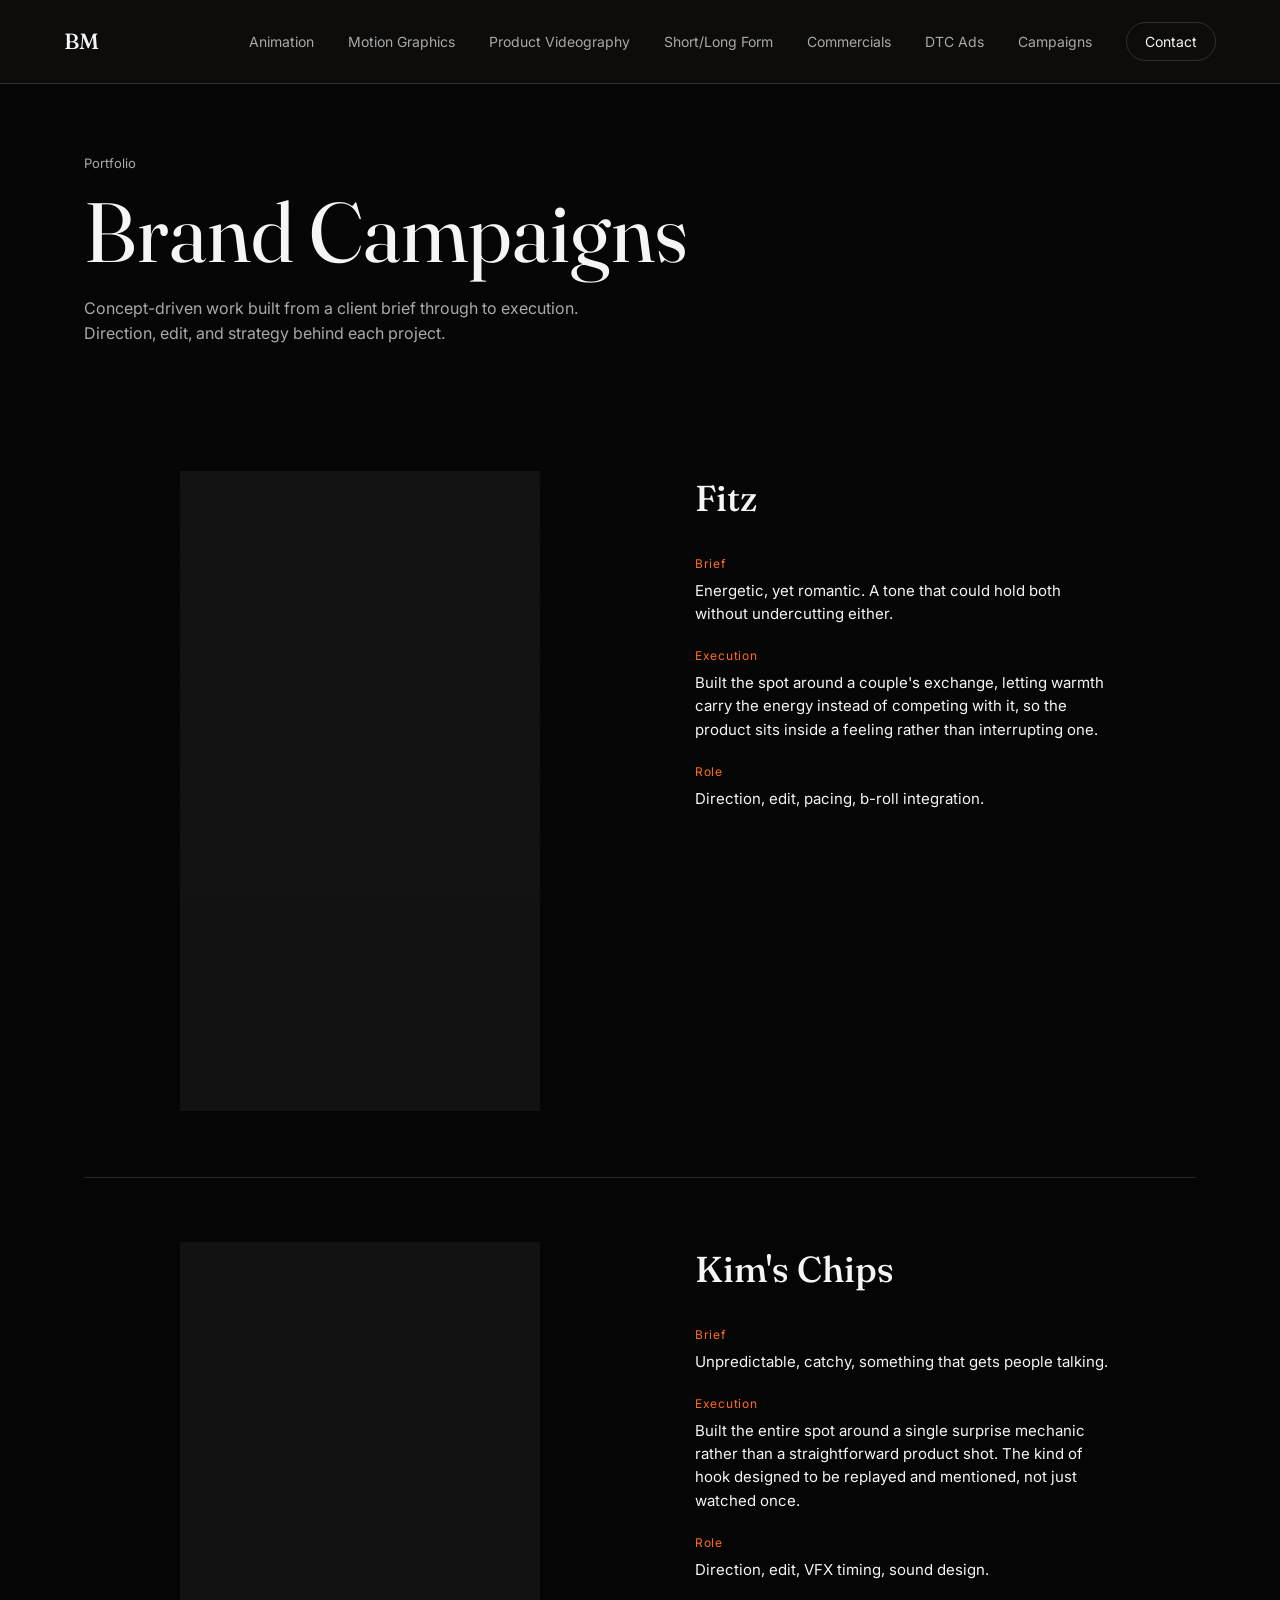
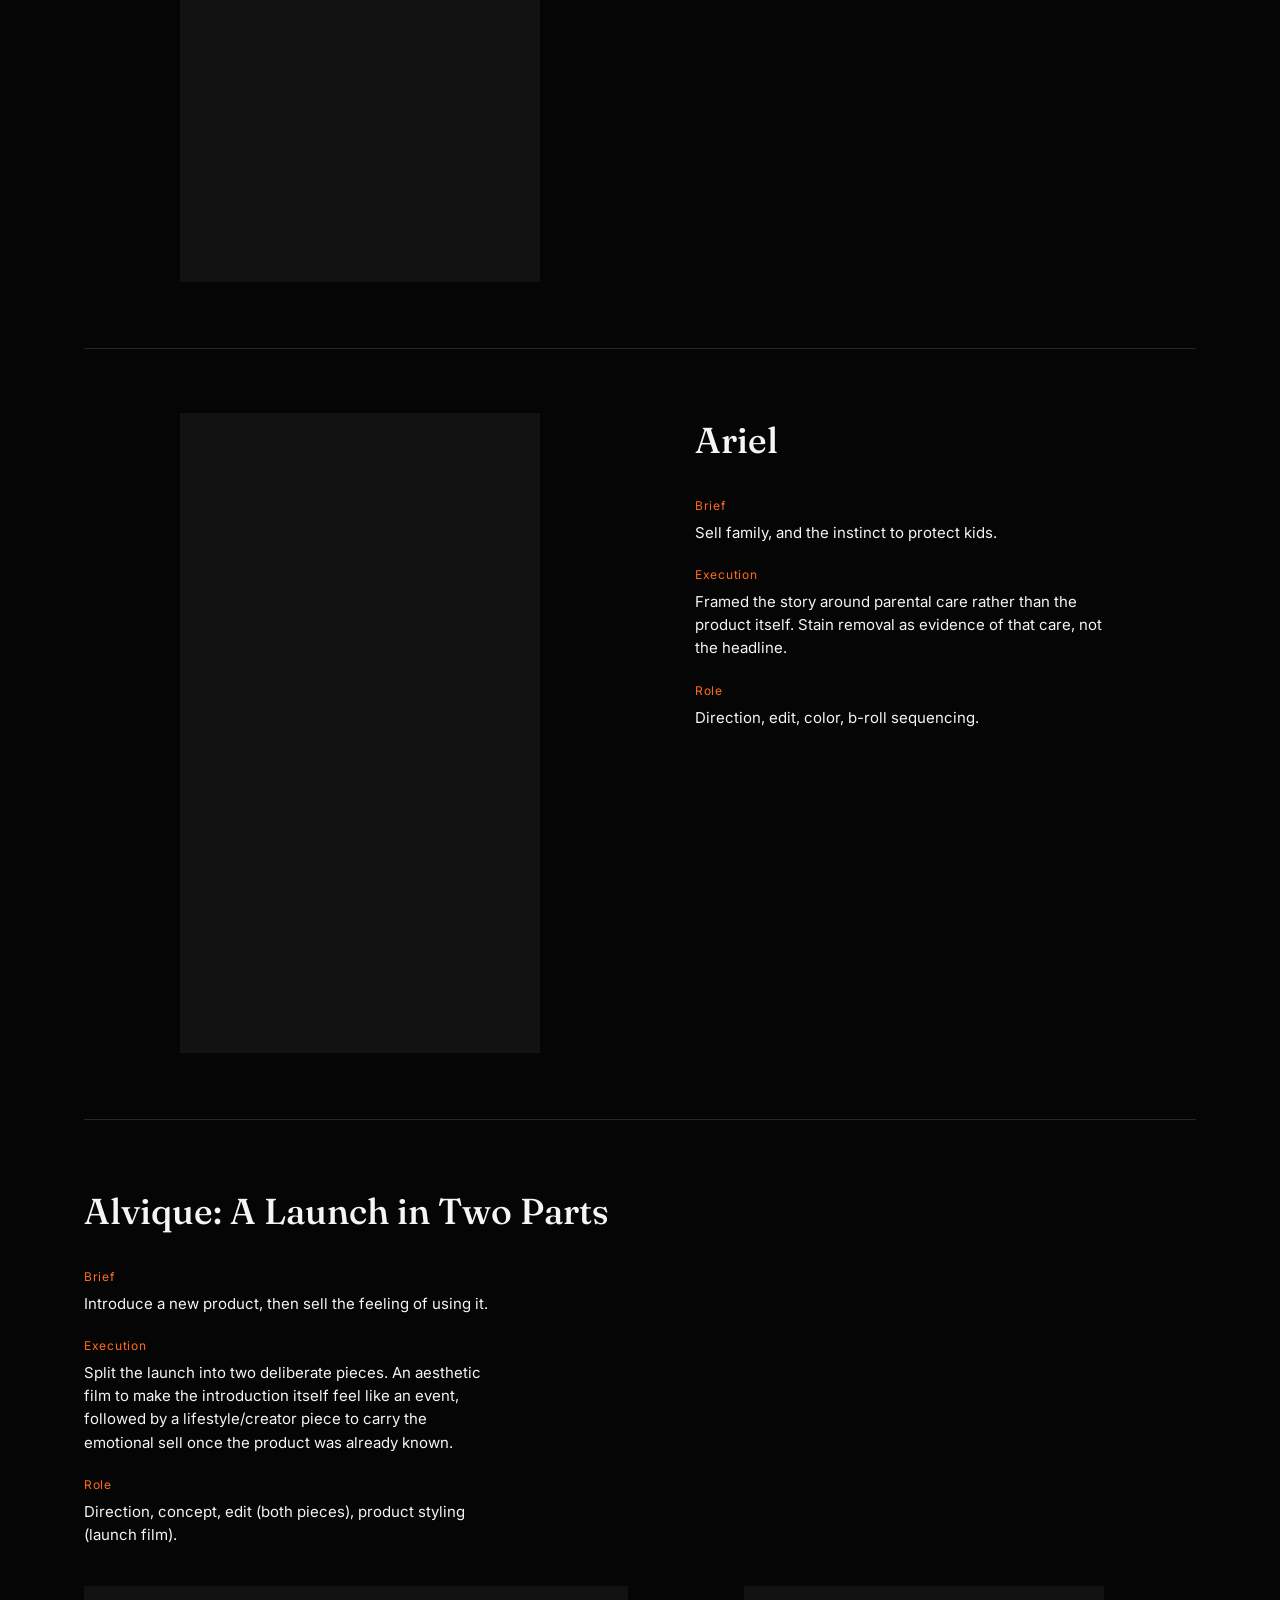
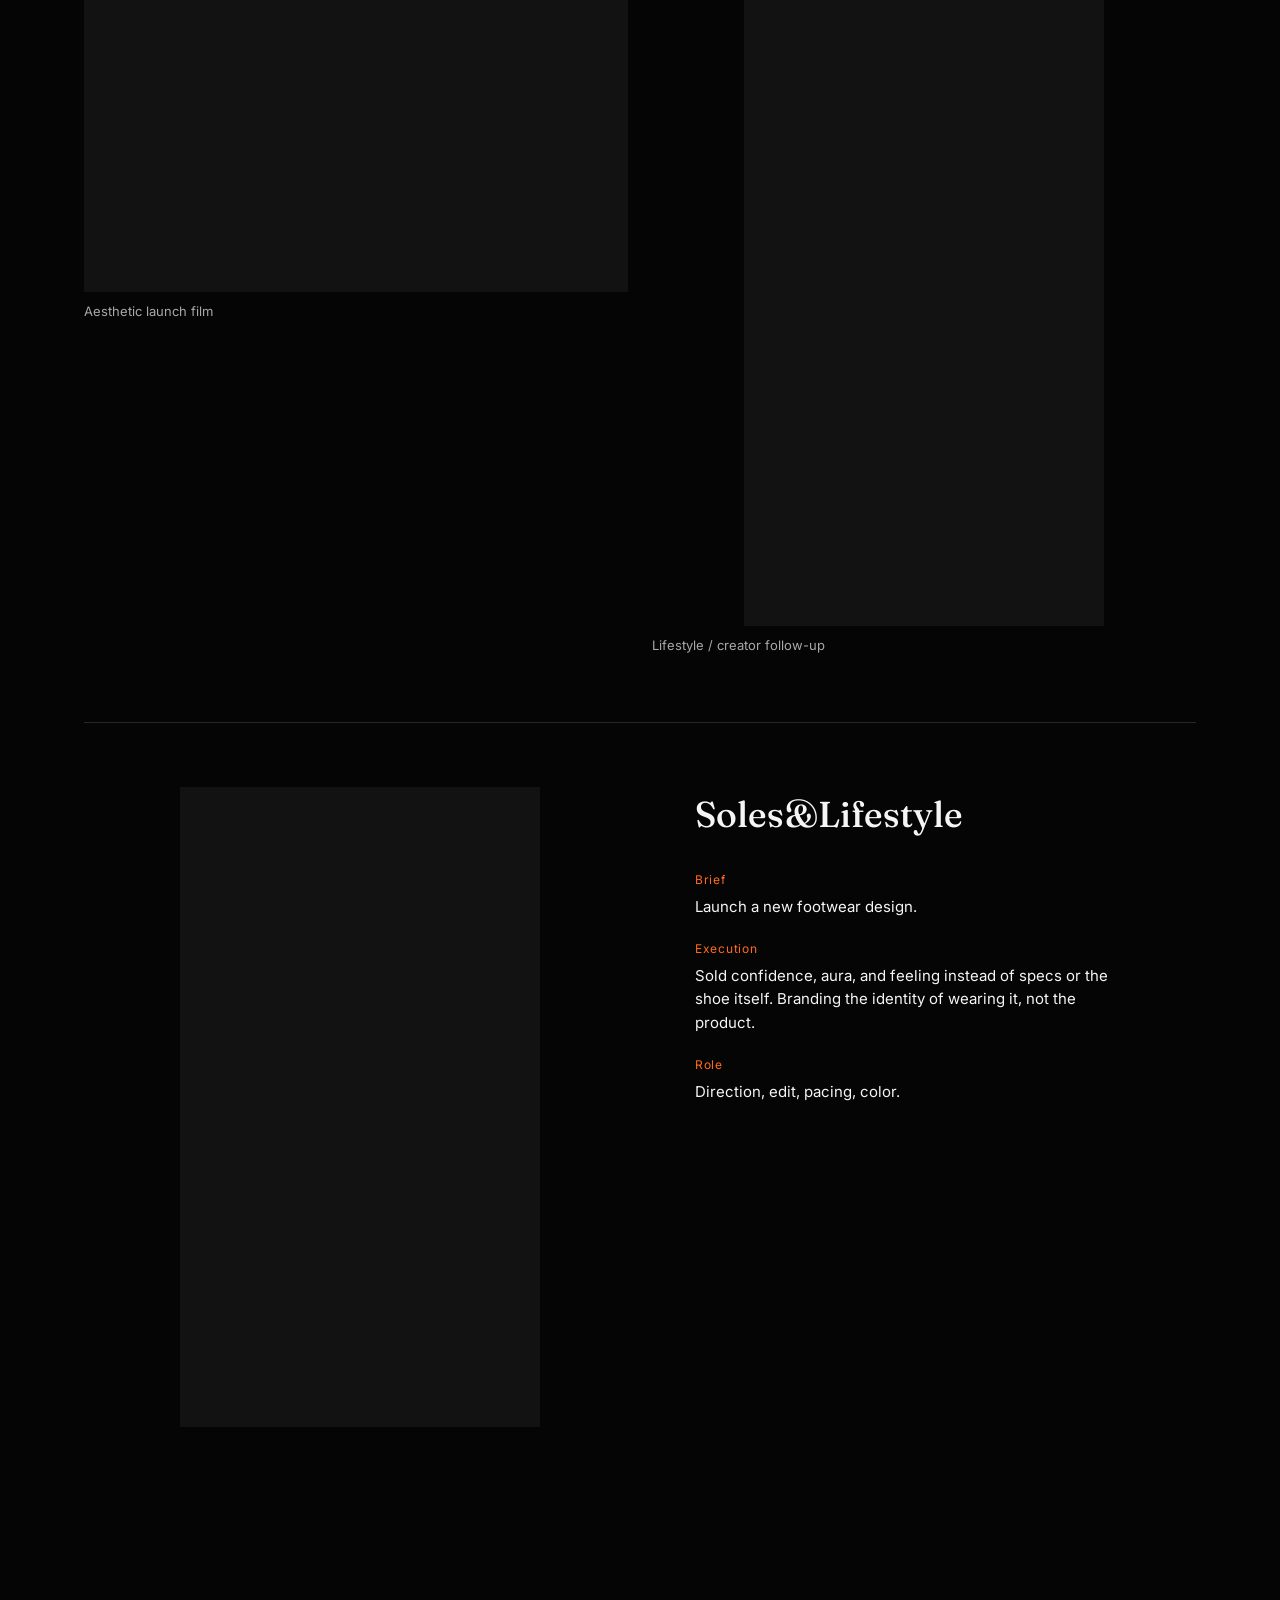
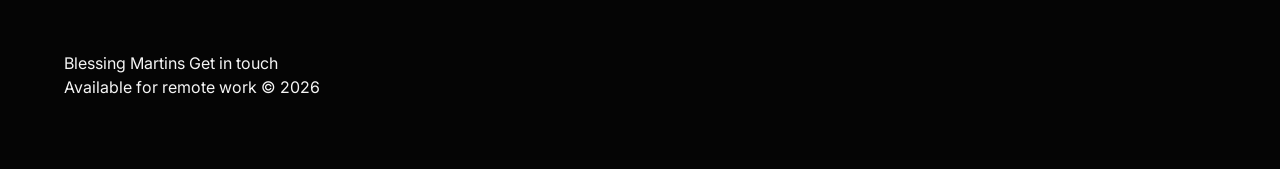
<file: Brand-campaigns.html>
<!DOCTYPE html>

<html lang="en">
<head>
<meta charset="UTF-8">
<meta name="viewport" content="width=device-width, initial-scale=1.0">
<title>Brand Campaigns: Blessing Martins</title>
<meta name="description" content="Concept-driven brand campaign work: brief, execution, and result for each project.">
<link rel="preconnect" href="https://fonts.googleapis.com">
<link rel="preconnect" href="https://fonts.gstatic.com" crossorigin>
<link href="https://fonts.googleapis.com/css2?family=Fraunces:opsz,wght@9..144,300;9..144,400;9..144,500;9..144,600&family=Inter:wght@400;500;600&display=swap" rel="stylesheet">
<link rel="stylesheet" href="styles.css">
</head>
<body>

<div class="grain"></div>

<header class="site-nav">
  <a href="index.html" class="nav-mark">BM</a>
  <nav class="nav-links">
    <a href="animation.html">Animation</a>
    <a href="motion-graphics.html">Motion Graphics</a>
    <a href="product-videography.html">Product Videography</a>
    <a href="short-long-form.html">Short/Long Form</a>
    <a href="lifestyle-commercials.html">Commercials</a>
    <a href="dtc-ads.html">DTC Ads</a>
    <a href="brand-campaigns.html">Campaigns</a>
    <a href="contact.html" class="nav-cta">Contact</a>
  </nav>
  <button class="nav-toggle" aria-label="Menu" aria-expanded="false">
    <span></span><span></span><span></span>
  </button>
</header>

<section class="page-hero">
  <p class="page-eyebrow">Portfolio</p>
  <h1 class="page-title">Brand Campaigns</h1>
  <p class="page-intro">Concept-driven work built from a client brief through to execution. Direction, edit, and strategy behind each project.</p>
</section>

<section class="campaign-list">

  <article class="campaign-entry">
    <div class="embed-wrap embed-wrap--vertical">
      <iframe src="https://www.youtube.com/embed/Lq9yIJE8yIg" title="Fitz juice ad" allow="accelerometer; autoplay; clipboard-write; encrypted-media; gyroscope; picture-in-picture" allowfullscreen loading="lazy"></iframe>
    </div>
    <div class="campaign-copy">
      <h2>Fitz</h2>
      <dl class="brief-grid">
        <div>
          <dt>Brief</dt>
          <dd>Energetic, yet romantic. A tone that could hold both without undercutting either.</dd>
        </div>
        <div>
          <dt>Execution</dt>
          <dd>Built the spot around a couple's exchange, letting warmth carry the energy instead of competing with it, so the product sits inside a feeling rather than interrupting one.</dd>
        </div>
        <div>
          <dt>Role</dt>
          <dd>Direction, edit, pacing, b-roll integration.</dd>
        </div>
      </dl>
    </div>
  </article>

  <article class="campaign-entry">
    <div class="embed-wrap embed-wrap--vertical">
      <iframe src="https://www.youtube.com/embed/zGop-GedAXo" title="Kim's Chips ad" allow="accelerometer; autoplay; clipboard-write; encrypted-media; gyroscope; picture-in-picture" allowfullscreen loading="lazy"></iframe>
    </div>
    <div class="campaign-copy">
      <h2>Kim's Chips</h2>
      <dl class="brief-grid">
        <div>
          <dt>Brief</dt>
          <dd>Unpredictable, catchy, something that gets people talking.</dd>
        </div>
        <div>
          <dt>Execution</dt>
          <dd>Built the entire spot around a single surprise mechanic rather than a straightforward product shot. The kind of hook designed to be replayed and mentioned, not just watched once.</dd>
        </div>
        <div>
          <dt>Role</dt>
          <dd>Direction, edit, VFX timing, sound design.</dd>
        </div>
      </dl>
    </div>
  </article>

  <article class="campaign-entry">
    <div class="embed-wrap embed-wrap--vertical">
      <iframe src="https://www.youtube.com/embed/WxH-QgEuZDA" title="Ariel commercial" allow="accelerometer; autoplay; clipboard-write; encrypted-media; gyroscope; picture-in-picture" allowfullscreen loading="lazy"></iframe>
    </div>
    <div class="campaign-copy">
      <h2>Ariel</h2>
      <dl class="brief-grid">
        <div>
          <dt>Brief</dt>
          <dd>Sell family, and the instinct to protect kids.</dd>
        </div>
        <div>
          <dt>Execution</dt>
          <dd>Framed the story around parental care rather than the product itself. Stain removal as evidence of that care, not the headline.</dd>
        </div>
        <div>
          <dt>Role</dt>
          <dd>Direction, edit, color, b-roll sequencing.</dd>
        </div>
      </dl>
    </div>
  </article>

  <article class="campaign-entry campaign-entry--split">
    <div class="campaign-copy campaign-copy--full">
      <h2>Alvique: A Launch in Two Parts</h2>
      <dl class="brief-grid">
        <div>
          <dt>Brief</dt>
          <dd>Introduce a new product, then sell the feeling of using it.</dd>
        </div>
        <div>
          <dt>Execution</dt>
          <dd>Split the launch into two deliberate pieces. An aesthetic film to make the introduction itself feel like an event, followed by a lifestyle/creator piece to carry the emotional sell once the product was already known.</dd>
        </div>
        <div>
          <dt>Role</dt>
          <dd>Direction, concept, edit (both pieces), product styling (launch film).</dd>
        </div>
      </dl>
    </div>
    <div class="campaign-media-pair">
      <div>
        <div class="embed-wrap embed-wrap--horizontal">
          <iframe src="https://www.youtube.com/embed/G2ggEj-ZC74" title="Alvique aesthetic launch film" allow="accelerometer; autoplay; clipboard-write; encrypted-media; gyroscope; picture-in-picture" allowfullscreen loading="lazy"></iframe>
        </div>
        <p class="media-label">Aesthetic launch film</p>
      </div>
      <div>
        <div class="embed-wrap embed-wrap--vertical">
          <iframe src="https://www.youtube.com/embed/LnR5wQoFlVA" title="Alvique lifestyle follow-up" allow="accelerometer; autoplay; clipboard-write; encrypted-media; gyroscope; picture-in-picture" allowfullscreen loading="lazy"></iframe>
        </div>
        <p class="media-label">Lifestyle / creator follow-up</p>
      </div>
    </div>
  </article>

  <article class="campaign-entry">
    <div class="embed-wrap embed-wrap--vertical">
      <iframe src="https://www.youtube.com/embed/VH_mSWXsu24" title="Soles&Lifestyle commercial" allow="accelerometer; autoplay; clipboard-write; encrypted-media; gyroscope; picture-in-picture" allowfullscreen loading="lazy"></iframe>
    </div>
    <div class="campaign-copy">
      <h2>Soles&amp;Lifestyle</h2>
      <dl class="brief-grid">
        <div>
          <dt>Brief</dt>
          <dd>Launch a new footwear design.</dd>
        </div>
        <div>
          <dt>Execution</dt>
          <dd>Sold confidence, aura, and feeling instead of specs or the shoe itself. Branding the identity of wearing it, not the product.</dd>
        </div>
        <div>
          <dt>Role</dt>
          <dd>Direction, edit, pacing, color.</dd>
        </div>
      </dl>
    </div>
  </article>

</section>

<footer class="site-footer">
  <div class="footer-row">
    <span>Blessing Martins</span>
    <a href="contact.html">Get in touch</a>
  </div>
  <div class="footer-row footer-sub">
    <span>Available for remote work</span>
    <span>© 2026</span>
  </div>
</footer>

<script src="script.js"></script>

</body>
</html>
</file>
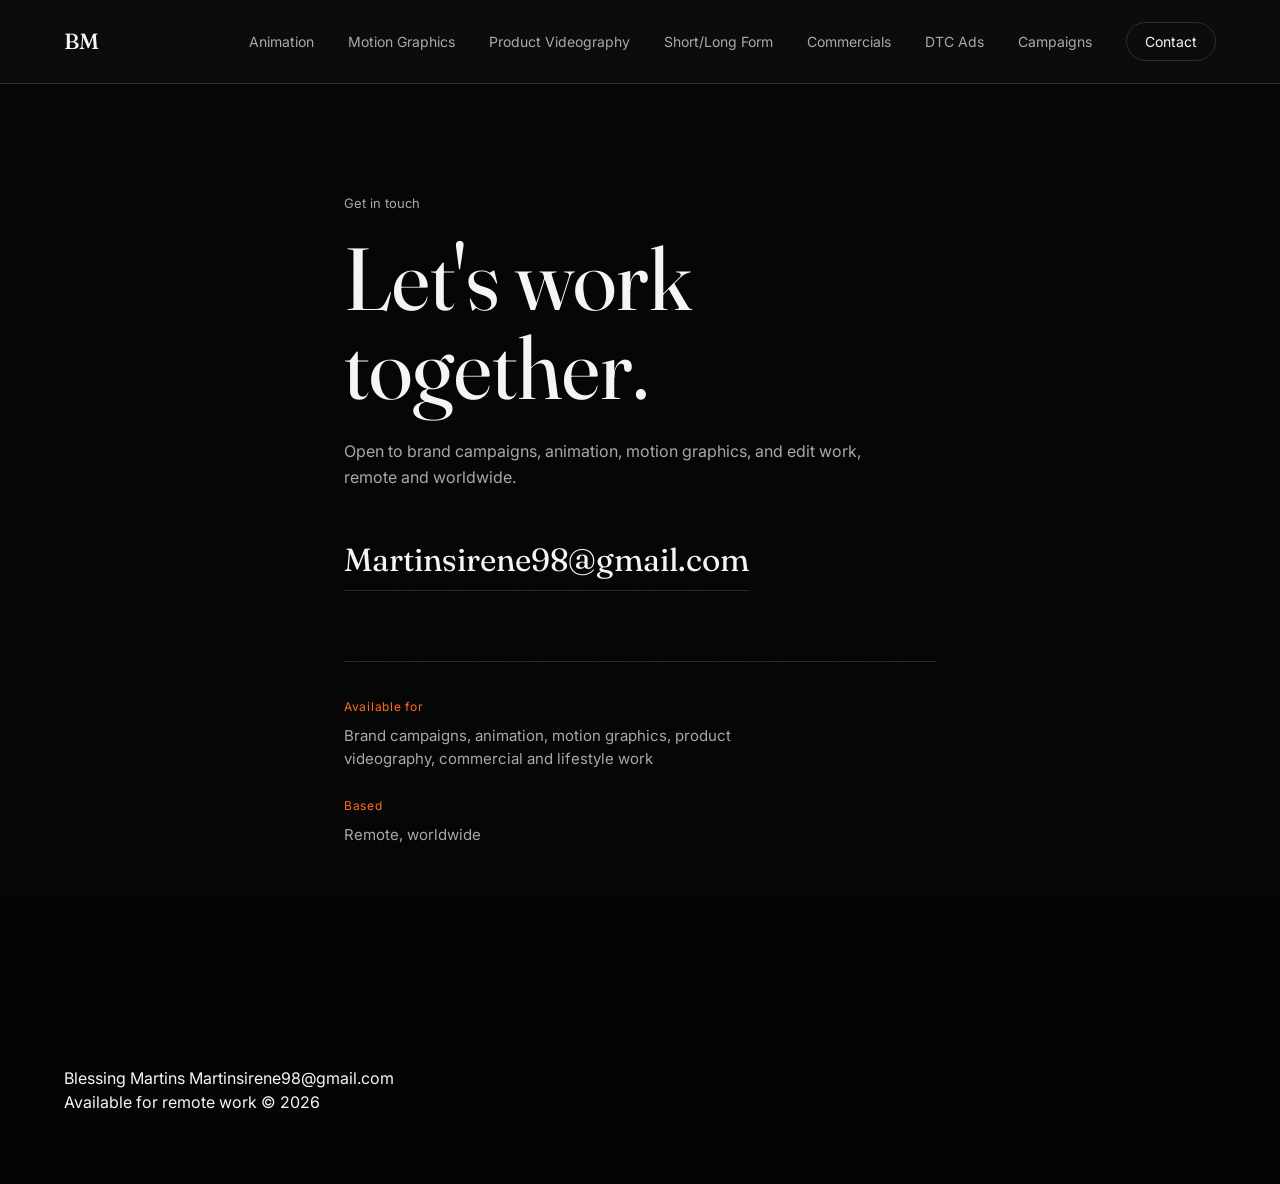
<file: Contact.html>
<!DOCTYPE html>

<html lang="en">
<head>
<meta charset="UTF-8">
<meta name="viewport" content="width=device-width, initial-scale=1.0">
<title>Contact: Blessing Martins</title>
<meta name="description" content="Get in touch for brand campaigns, animation, motion graphics, and video editing work.">
<link rel="preconnect" href="https://fonts.googleapis.com">
<link rel="preconnect" href="https://fonts.gstatic.com" crossorigin>
<link href="https://fonts.googleapis.com/css2?family=Fraunces:opsz,wght@9..144,300;9..144,400;9..144,500;9..144,600&family=Inter:wght@400;500;600&display=swap" rel="stylesheet">
<link rel="stylesheet" href="styles.css">
</head>
<body>

<div class="grain"></div>

<header class="site-nav">
  <a href="index.html" class="nav-mark">BM</a>
  <nav class="nav-links">
    <a href="animation.html">Animation</a>
    <a href="motion-graphics.html">Motion Graphics</a>
    <a href="product-videography.html">Product Videography</a>
    <a href="short-long-form.html">Short/Long Form</a>
    <a href="lifestyle-commercials.html">Commercials</a>
    <a href="dtc-ads.html">DTC Ads</a>
    <a href="brand-campaigns.html">Campaigns</a>
    <a href="contact.html" class="nav-cta">Contact</a>
  </nav>
  <button class="nav-toggle" aria-label="Menu" aria-expanded="false">
    <span></span><span></span><span></span>
  </button>
</header>

<section class="contact-hero">
  <p class="page-eyebrow">Get in touch</p>
  <h1 class="contact-title">Let's work<br>together.</h1>
  <p class="page-intro">Open to brand campaigns, animation, motion graphics, and edit work, remote and worldwide.</p>

<a href="mailto:Martinsirene98@gmail.com" class="contact-email">Martinsirene98@gmail.com</a>

  <div class="contact-meta">
    <div>
      <dt>Available for</dt>
      <dd>Brand campaigns, animation, motion graphics, product videography, commercial and lifestyle work</dd>
    </div>
    <div>
      <dt>Based</dt>
      <dd>Remote, worldwide</dd>
    </div>
  </div>
</section>

<footer class="site-footer">
  <div class="footer-row">
    <span>Blessing Martins</span>
    <a href="mailto:Martinsirene98@gmail.com">Martinsirene98@gmail.com</a>
  </div>
  <div class="footer-row footer-sub">
    <span>Available for remote work</span>
    <span>© 2026</span>
  </div>
</footer>

<script src="script.js"></script>

</body>
</html>
</file>
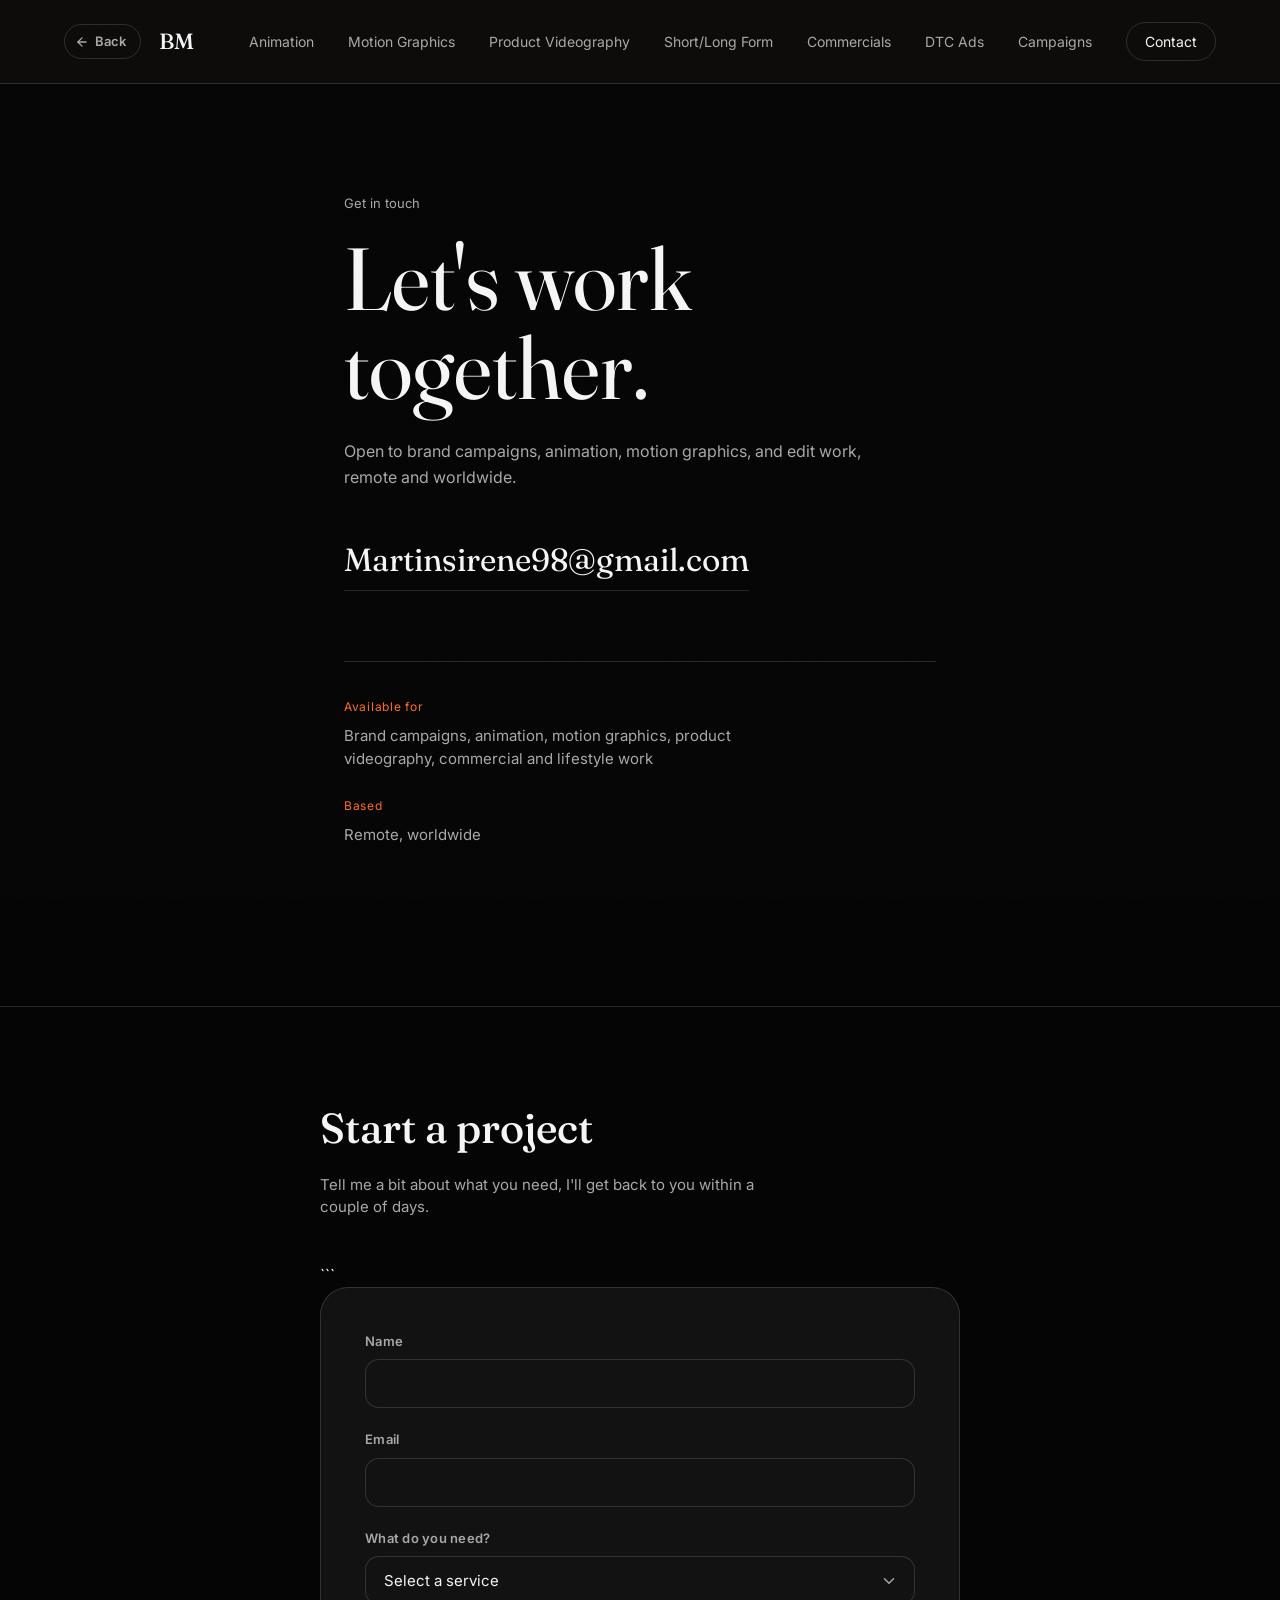
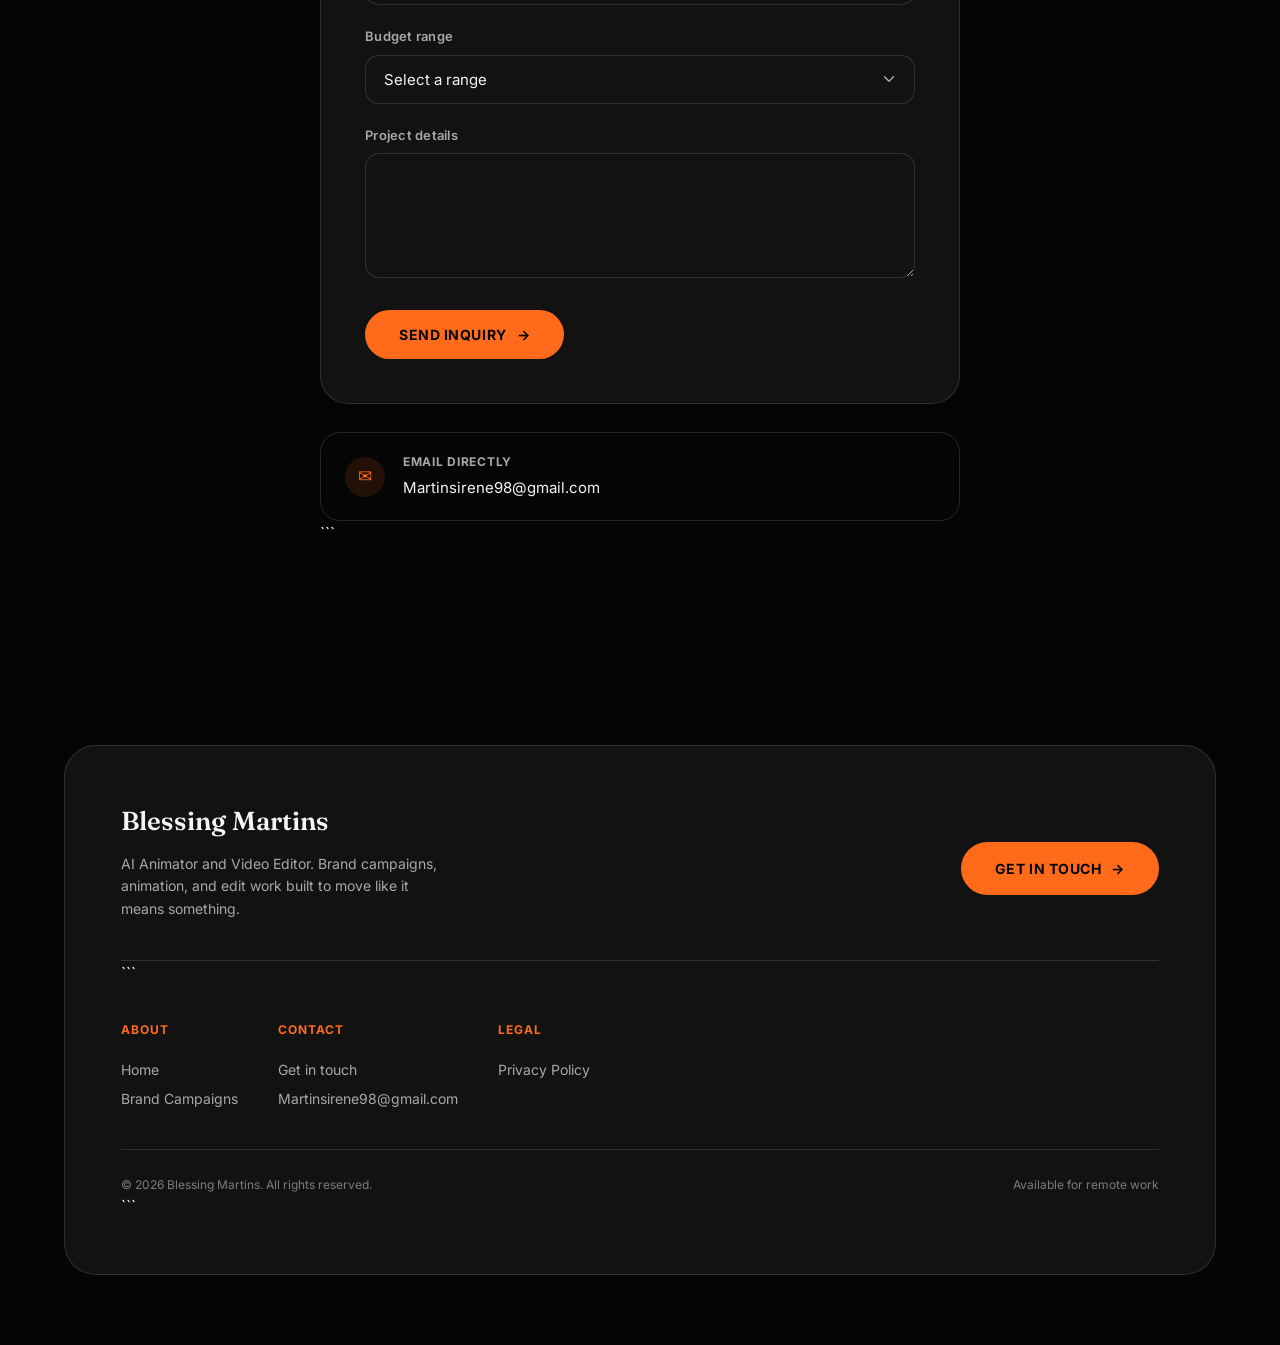
<file: contact.html>
<!DOCTYPE html>

<html lang="en">
<head>
<meta charset="UTF-8">
<meta name="viewport" content="width=device-width, initial-scale=1.0">
<title>Contact: Blessing Martins</title>
<meta name="description" content="Get in touch for brand campaigns, animation, motion graphics, and video editing work.">
<link rel="preconnect" href="https://fonts.googleapis.com">
<link rel="preconnect" href="https://fonts.gstatic.com" crossorigin>
<link href="https://fonts.googleapis.com/css2?family=Fraunces:opsz,wght@9..144,300;9..144,400;9..144,500;9..144,600&family=Inter:wght@400;500;600&display=swap" rel="stylesheet">
<link rel="stylesheet" href="styles.css">
</head>
<body>

<div class="grain"></div>

<header class="site-nav">
  <div class="nav-left">
    <a href="index.html" class="nav-back">
      <svg viewBox="0 0 24 24" fill="none" stroke="currentColor" stroke-width="2.2" stroke-linecap="round" stroke-linejoin="round"><line x1="19" y1="12" x2="5" y2="12"></line><polyline points="12 19 5 12 12 5"></polyline></svg>
      Back
    </a>
    <a href="index.html" class="nav-mark">BM</a>
  </div>
  <nav class="nav-links">
    <a href="animation.html">Animation</a>
    <a href="motion-graphics.html">Motion Graphics</a>
    <a href="product-videography.html">Product Videography</a>
    <a href="short-long-form.html">Short/Long Form</a>
    <a href="lifestyle-commercials.html">Commercials</a>
    <a href="dtc-ads.html">DTC Ads</a>
    <a href="brand-campaigns.html">Campaigns</a>
    <a href="contact.html" class="nav-cta">Contact</a>
  </nav>
  <button class="nav-toggle" aria-label="Menu" aria-expanded="false">
    <span></span><span></span><span></span>
  </button>
</header>

<section class="contact-hero">
  <p class="page-eyebrow">Get in touch</p>
  <h1 class="contact-title">Let's work<br>together.</h1>
  <p class="page-intro">Open to brand campaigns, animation, motion graphics, and edit work, remote and worldwide.</p>

<a href="mailto:Martinsirene98@gmail.com" class="contact-email">Martinsirene98@gmail.com</a>

  <div class="contact-meta">
    <div>
      <dt>Available for</dt>
      <dd>Brand campaigns, animation, motion graphics, product videography, commercial and lifestyle work</dd>
    </div>
    <div>
      <dt>Based</dt>
      <dd>Remote, worldwide</dd>
    </div>
  </div>
</section>

<section class="inquiry">
  <div class="inquiry-inner">
    <h2>Start a project</h2>
    <p class="inquiry-note">Tell me a bit about what you need, I'll get back to you within a couple of days.</p>

```
<form class="inquiry-form" action="https://formspree.io/f/YOUR_FORM_ID" method="POST">
  <div class="form-row">
    <label for="name">Name</label>
    <input type="text" id="name" name="name" required>
  </div>

  <div class="form-row">
    <label for="email">Email</label>
    <input type="email" id="email" name="email" required>
  </div>

  <div class="form-row">
    <label for="service">What do you need?</label>
    <select id="service" name="service" required>
      <option value="" disabled selected>Select a service</option>
      <option value="Brand Campaign">Brand Campaign</option>
      <option value="Animation">Animation</option>
      <option value="Motion Graphics">Motion Graphics</option>
      <option value="Product Videography">Product Videography</option>
      <option value="Lifestyle Commercial">Lifestyle Commercial</option>
      <option value="DTC Ad">DTC Ad</option>
      <option value="Short/Long Form Editing">Short/Long Form Editing</option>
      <option value="Not sure yet">Not sure yet</option>
    </select>
  </div>

  <div class="form-row">
    <label for="budget">Budget range</label>
    <select id="budget" name="budget">
      <option value="" disabled selected>Select a range</option>
      <option value="Under $300">Under $300</option>
      <option value="$300-$600">$300-$600</option>
      <option value="$600-$1500">$600-$1500</option>
      <option value="$1500+">$1500+</option>
      <option value="Not sure yet">Not sure yet</option>
    </select>
  </div>

  <div class="form-row">
    <label for="message">Project details</label>
    <textarea id="message" name="message" rows="5" required></textarea>
  </div>

  <button type="submit" class="btn-solid">Send inquiry</button>
</form>

<div class="inquiry-direct">
  <span class="inquiry-direct-icon" aria-hidden="true">✉</span>
  <div>
    <h4>Email directly</h4>
    <a href="mailto:Martinsirene98@gmail.com">Martinsirene98@gmail.com</a>
  </div>
</div>
```

  </div>
</section>

<footer class="site-footer">
  <div class="footer-card">
    <div class="footer-top">
      <div class="footer-about">
        <h3>Blessing Martins</h3>
        <p>AI Animator and Video Editor. Brand campaigns, animation, and edit work built to move like it means something.</p>
      </div>
      <a href="contact.html" class="btn-solid footer-cta">Get in touch</a>
    </div>

```
<div class="footer-sections">
  <div class="footer-section">
    <h4>About</h4>
    <a href="index.html">Home</a>
    <a href="brand-campaigns.html">Brand Campaigns</a>
  </div>
  <div class="footer-section">
    <h4>Contact</h4>
    <a href="contact.html">Get in touch</a>
    <a href="mailto:Martinsirene98@gmail.com">Martinsirene98@gmail.com</a>
  </div>
  <div class="footer-section">
    <h4>Legal</h4>
    <a href="privacy-policy.html">Privacy Policy</a>
  </div>
</div>

<div class="footer-legal">
  <span>© 2026 Blessing Martins. All rights reserved.</span>
  <span>Available for remote work</span>
</div>
```

  </div>
</footer>

<script src="script.js"></script>

</body>
</html>
</file>
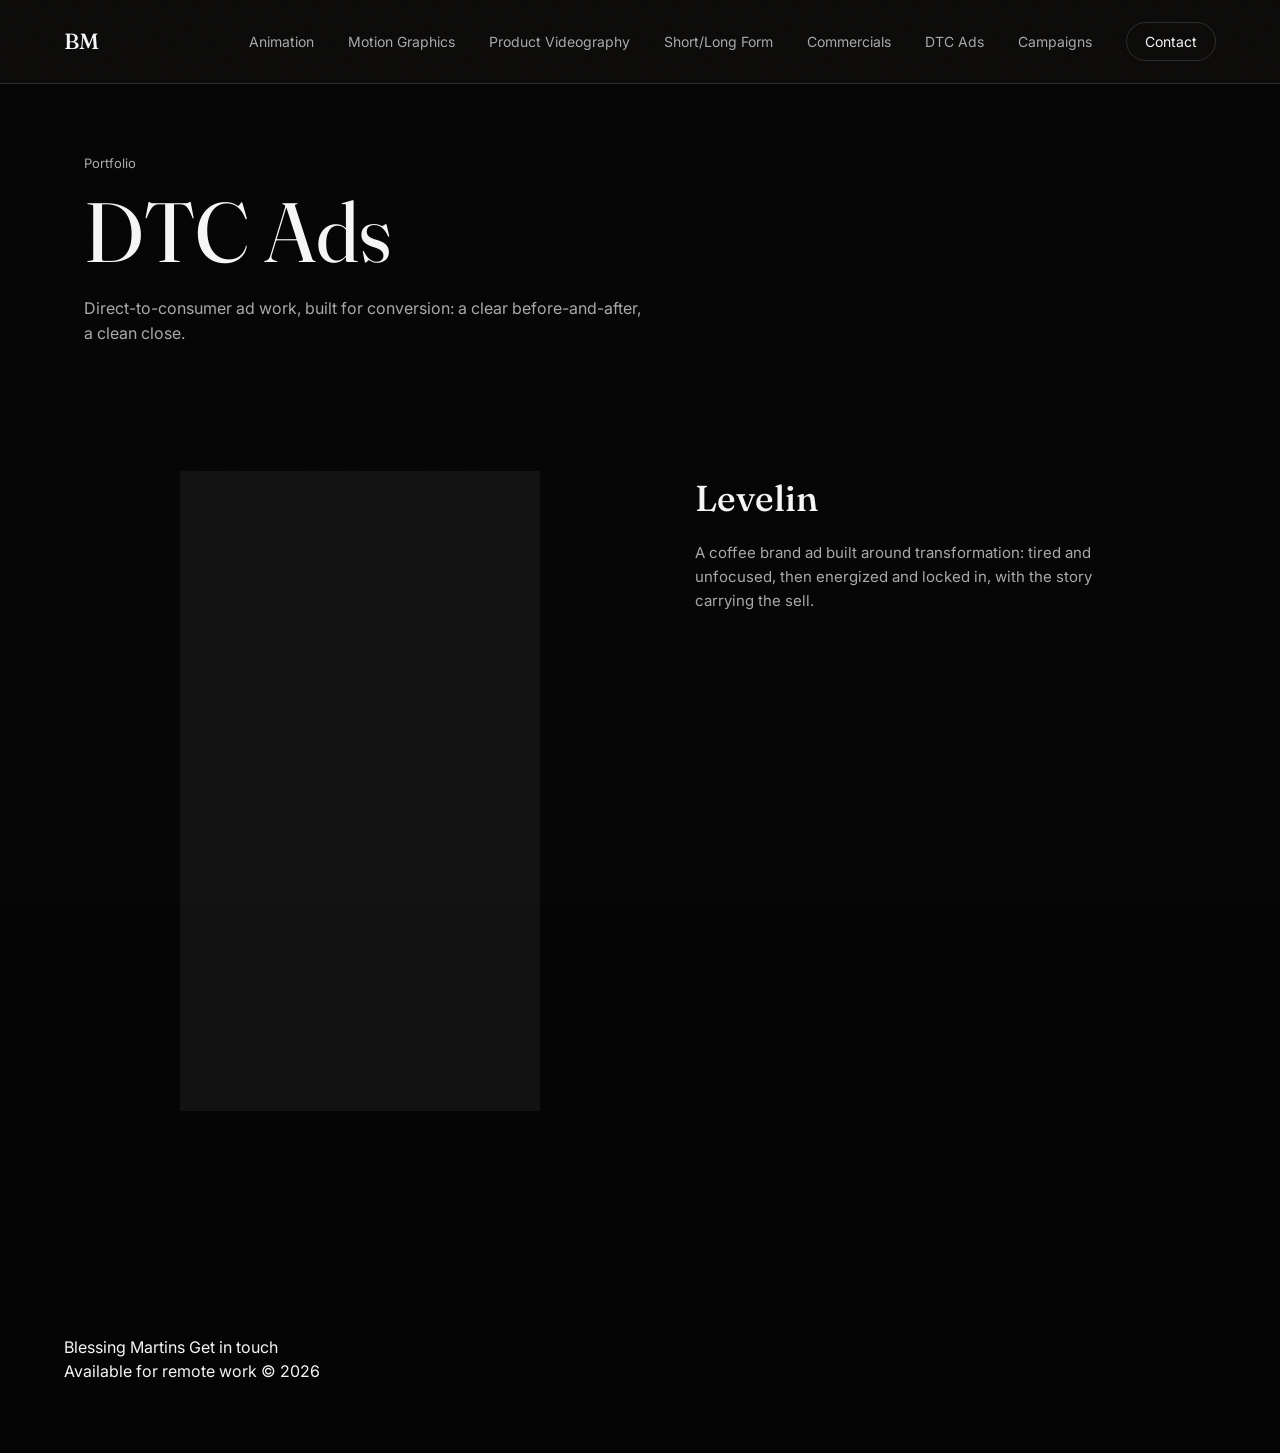
<file: Dtc-ads.html>
<!DOCTYPE html>

<html lang="en">
<head>
<meta charset="UTF-8">
<meta name="viewport" content="width=device-width, initial-scale=1.0">
<title>DTC Ads: Blessing Martins</title>
<meta name="description" content="Direct-to-consumer ad work, including Levelin.">
<link rel="preconnect" href="https://fonts.googleapis.com">
<link rel="preconnect" href="https://fonts.gstatic.com" crossorigin>
<link href="https://fonts.googleapis.com/css2?family=Fraunces:opsz,wght@9..144,300;9..144,400;9..144,500;9..144,600&family=Inter:wght@400;500;600&display=swap" rel="stylesheet">
<link rel="stylesheet" href="styles.css">
</head>
<body>

<div class="grain"></div>

<header class="site-nav">
  <a href="index.html" class="nav-mark">BM</a>
  <nav class="nav-links">
    <a href="animation.html">Animation</a>
    <a href="motion-graphics.html">Motion Graphics</a>
    <a href="product-videography.html">Product Videography</a>
    <a href="short-long-form.html">Short/Long Form</a>
    <a href="lifestyle-commercials.html">Commercials</a>
    <a href="dtc-ads.html">DTC Ads</a>
    <a href="brand-campaigns.html">Campaigns</a>
    <a href="contact.html" class="nav-cta">Contact</a>
  </nav>
  <button class="nav-toggle" aria-label="Menu" aria-expanded="false">
    <span></span><span></span><span></span>
  </button>
</header>

<section class="page-hero">
  <p class="page-eyebrow">Portfolio</p>
  <h1 class="page-title">DTC Ads</h1>
  <p class="page-intro">Direct-to-consumer ad work, built for conversion: a clear before-and-after, a clean close.</p>
</section>

<section class="work-list">

  <article class="work-entry">
    <div class="embed-wrap embed-wrap--vertical">
      <iframe src="https://www.youtube.com/embed/9VbB7a9rA_Q" title="Levelin coffee ad" allow="accelerometer; autoplay; clipboard-write; encrypted-media; gyroscope; picture-in-picture" allowfullscreen loading="lazy"></iframe>
    </div>
    <div class="work-copy">
      <h2>Levelin</h2>
      <p>A coffee brand ad built around transformation: tired and unfocused, then energized and locked in, with the story carrying the sell.</p>
    </div>
  </article>

</section>

<footer class="site-footer">
  <div class="footer-row">
    <span>Blessing Martins</span>
    <a href="contact.html">Get in touch</a>
  </div>
  <div class="footer-row footer-sub">
    <span>Available for remote work</span>
    <span>© 2026</span>
  </div>
</footer>

<script src="script.js"></script>

</body>
</html>
</file>
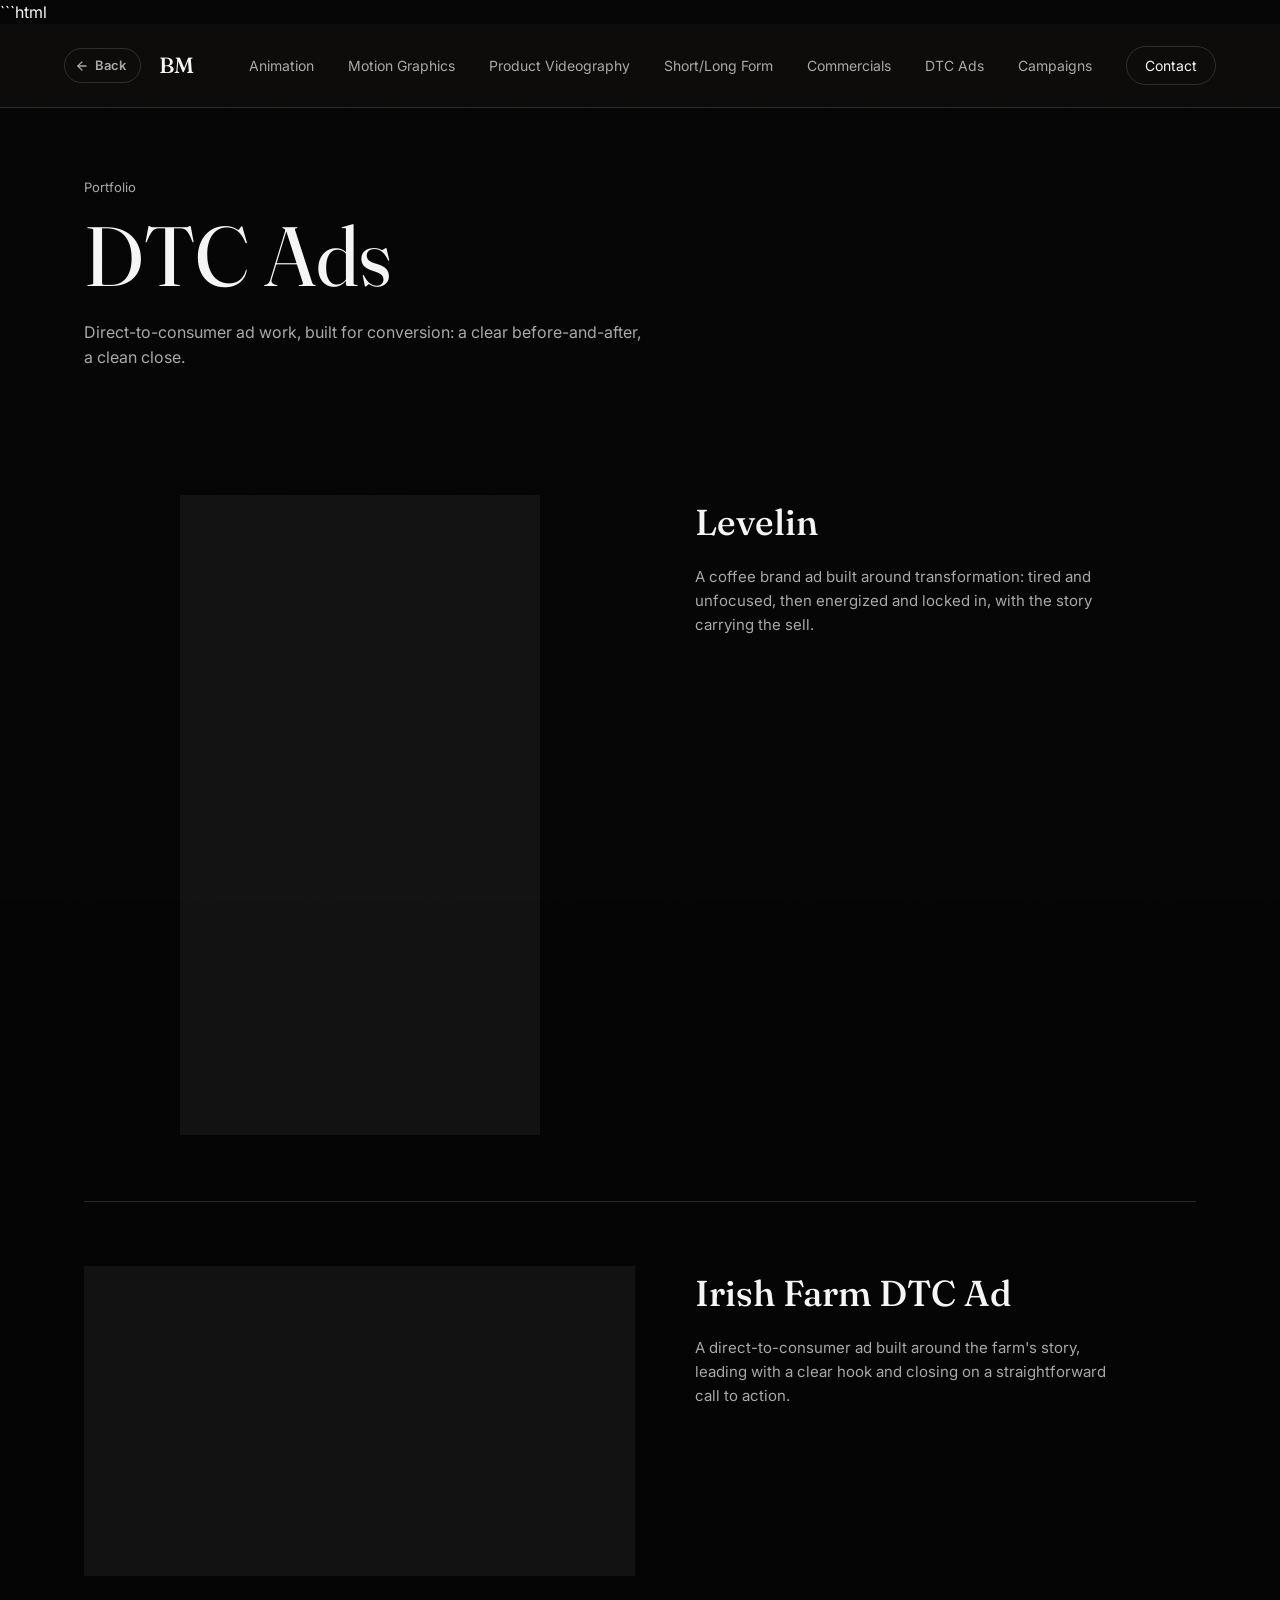
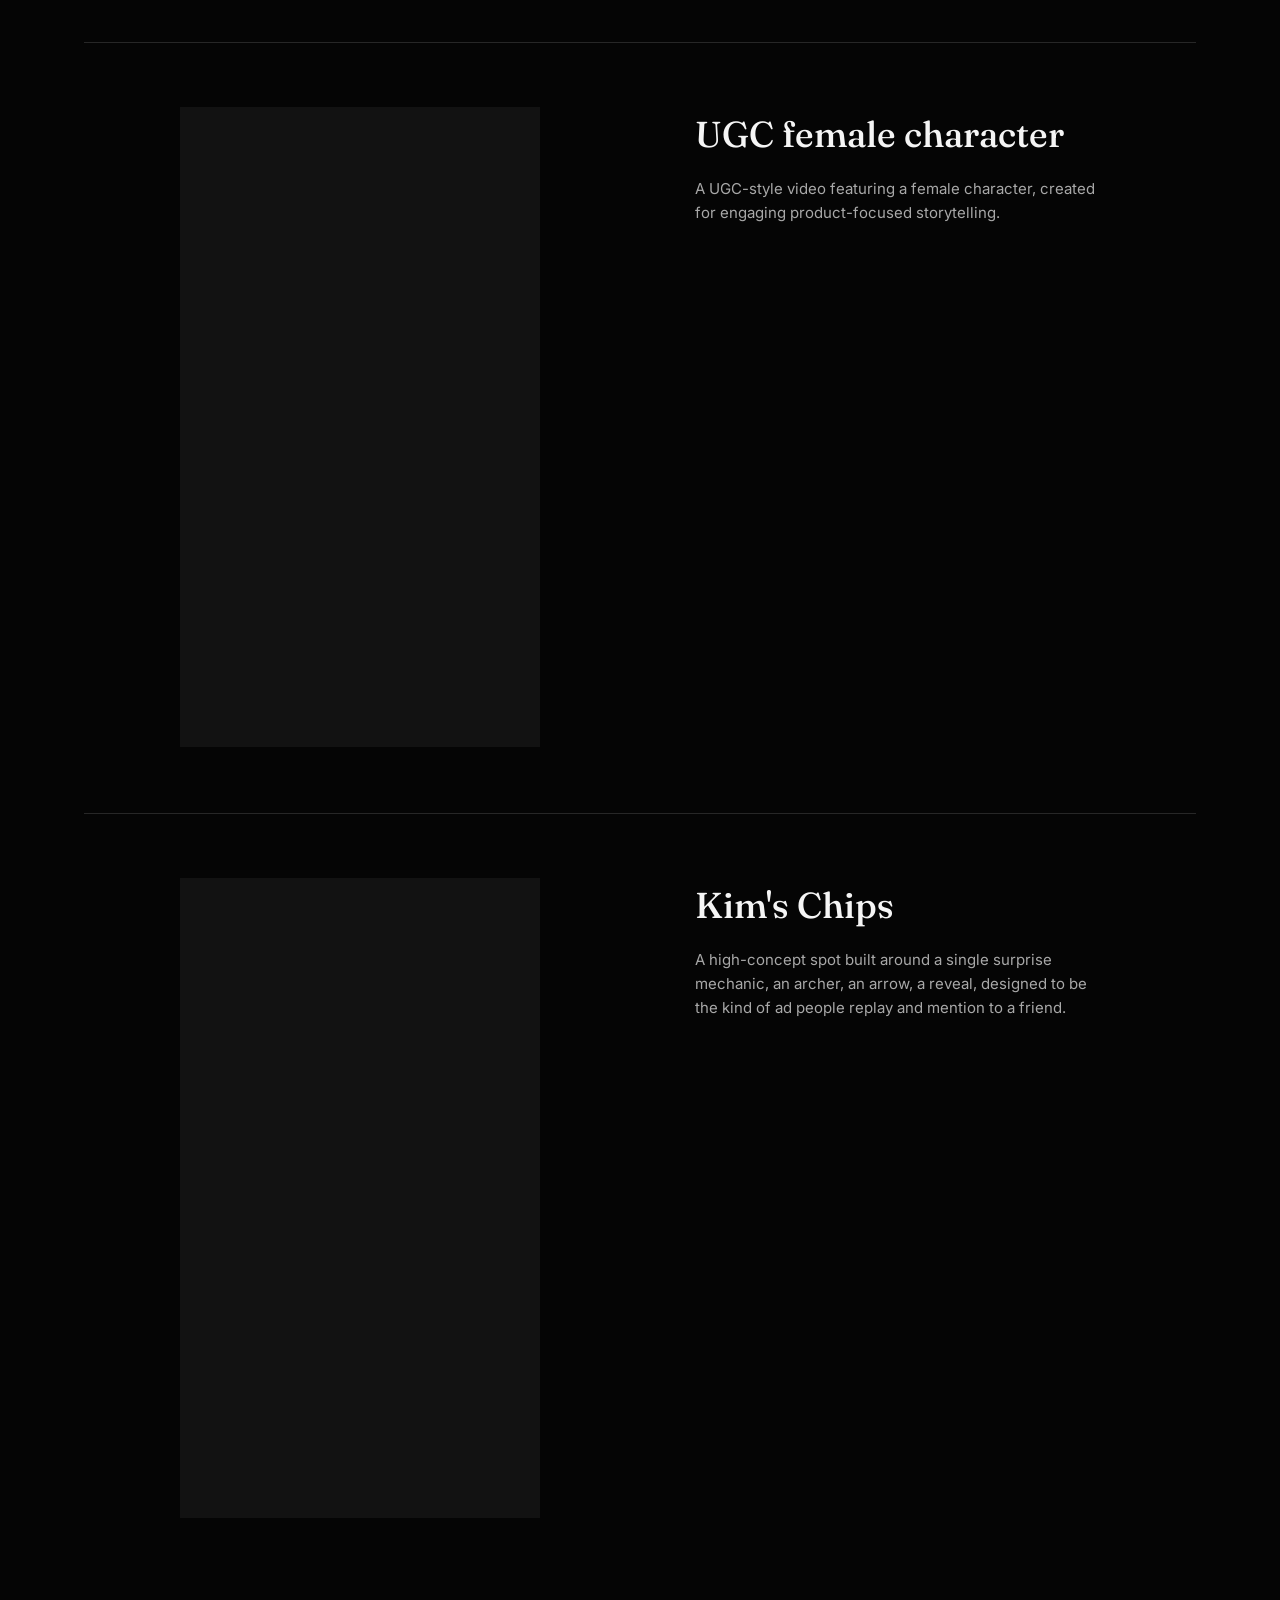
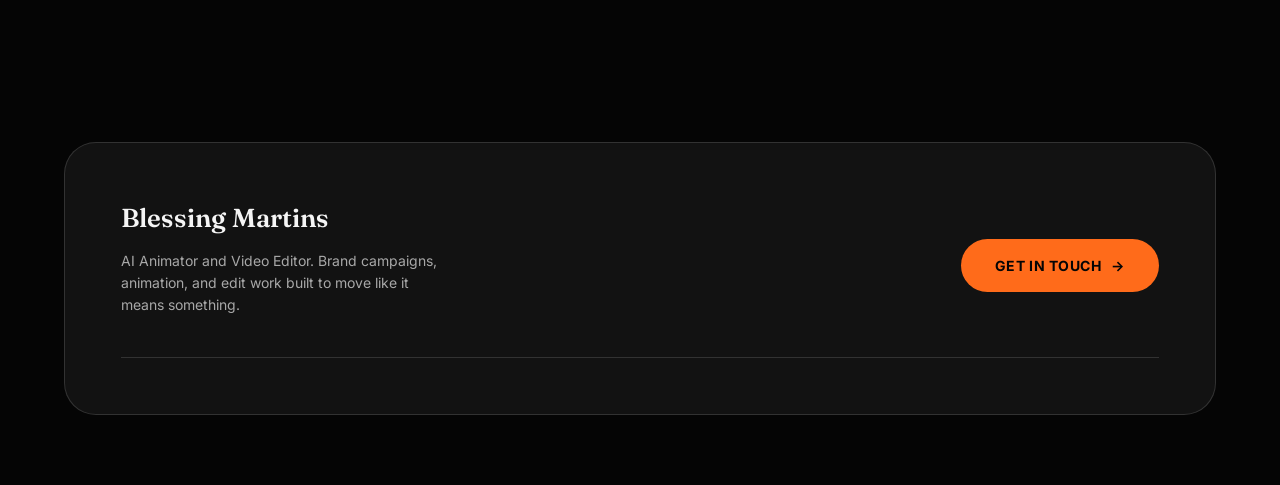
<file: dtc-ads.html>
```html
<!DOCTYPE html>
<html lang="en">
<head>
<meta charset="UTF-8">
<meta name="viewport" content="width=device-width, initial-scale=1.0">
<title>DTC Ads: Blessing Martins</title>
<meta name="description" content="Direct-to-consumer ad work, including Levelin, an Irish farm ad, Kim's Chips, and UGC female character.">
<link rel="preconnect" href="https://fonts.googleapis.com">
<link rel="preconnect" href="https://fonts.gstatic.com" crossorigin>
<link href="https://fonts.googleapis.com/css2?family=Fraunces:opsz,wght@9..144,300;9..144,400;9..144,500;9..144,600&family=Inter:wght@400;500;600&display=swap" rel="stylesheet">
<link rel="stylesheet" href="styles.css">
</head>
<body>

<div class="grain"></div>

<header class="site-nav">
  <div class="nav-left">
    <a href="index.html" class="nav-back">
      <svg viewBox="0 0 24 24" fill="none" stroke="currentColor" stroke-width="2.2" stroke-linecap="round" stroke-linejoin="round"><line x1="19" y1="12" x2="5" y2="12"></line><polyline points="12 19 5 12 12 5"></polyline></svg>
      Back
    </a>
    <a href="index.html" class="nav-mark">BM</a>
  </div>
  <nav class="nav-links">
    <a href="animation.html">Animation</a>
    <a href="motion-graphics.html">Motion Graphics</a>
    <a href="product-videography.html">Product Videography</a>
    <a href="short-long-form.html">Short/Long Form</a>
    <a href="lifestyle-commercials.html">Commercials</a>
    <a href="dtc-ads.html">DTC Ads</a>
    <a href="brand-campaigns.html">Campaigns</a>
    <a href="contact.html" class="nav-cta">Contact</a>
  </nav>
  <button class="nav-toggle" aria-label="Menu" aria-expanded="false">
    <span></span><span></span><span></span>
  </button>
</header>

<section class="page-hero">
  <p class="page-eyebrow">Portfolio</p>
  <h1 class="page-title">DTC Ads</h1>
  <p class="page-intro">Direct-to-consumer ad work, built for conversion: a clear before-and-after, a clean close.</p>
</section>

<section class="work-list">

  <article class="work-entry">
    <div class="embed-wrap embed-wrap--vertical">
      <iframe src="https://www.youtube.com/embed/9VbB7a9rA_Q" title="Levelin coffee ad" allow="accelerometer; autoplay; clipboard-write; encrypted-media; gyroscope; picture-in-picture" allowfullscreen loading="lazy"></iframe>
    </div>
    <div class="work-copy">
      <h2>Levelin</h2>
      <p>A coffee brand ad built around transformation: tired and unfocused, then energized and locked in, with the story carrying the sell.</p>
    </div>
  </article>

  <article class="work-entry">
    <div class="embed-wrap embed-wrap--horizontal">
      <iframe src="https://www.youtube.com/embed/K7v37etG1gI" title="Irish Farm DTC Ad" allow="accelerometer; autoplay; clipboard-write; encrypted-media; gyroscope; picture-in-picture" allowfullscreen loading="lazy"></iframe>
    </div>
    <div class="work-copy">
      <h2>Irish Farm DTC Ad</h2>
      <p>A direct-to-consumer ad built around the farm's story, leading with a clear hook and closing on a straightforward call to action.</p>
    </div>
  </article>

  <article class="work-entry">
    <div class="embed-wrap embed-wrap--vertical">
      <iframe src="https://www.youtube.com/embed/o06npvRUWXw" title="UGC female character" allow="accelerometer; autoplay; clipboard-write; encrypted-media; gyroscope; picture-in-picture" allowfullscreen loading="lazy"></iframe>
    </div>
    <div class="work-copy">
      <h2>UGC female character</h2>
      <p>A UGC-style video featuring a female character, created for engaging product-focused storytelling.</p>
    </div>
  </article>

  <article class="work-entry">
    <div class="embed-wrap embed-wrap--vertical">
      <iframe src="https://www.youtube.com/embed/zGop-GedAXo" title="Kim's Chips ad" allow="accelerometer; autoplay; clipboard-write; encrypted-media; gyroscope; picture-in-picture" allowfullscreen loading="lazy"></iframe>
    </div>
    <div class="work-copy">
      <h2>Kim's Chips</h2>
      <p>A high-concept spot built around a single surprise mechanic, an archer, an arrow, a reveal, designed to be the kind of ad people replay and mention to a friend.</p>
    </div>
  </article>

</section>

<footer class="site-footer">
  <div class="footer-card">
    <div class="footer-top">
      <div class="footer-about">
        <h3>Blessing Martins</h3>
        <p>AI Animator and Video Editor. Brand campaigns, animation, and edit work built to move like it means something.</p>
      </div>
      <a href="contact.html" class="btn-solid footer-cta">Get in touch</a>
    </div>

    <div class="footer-se
</file>
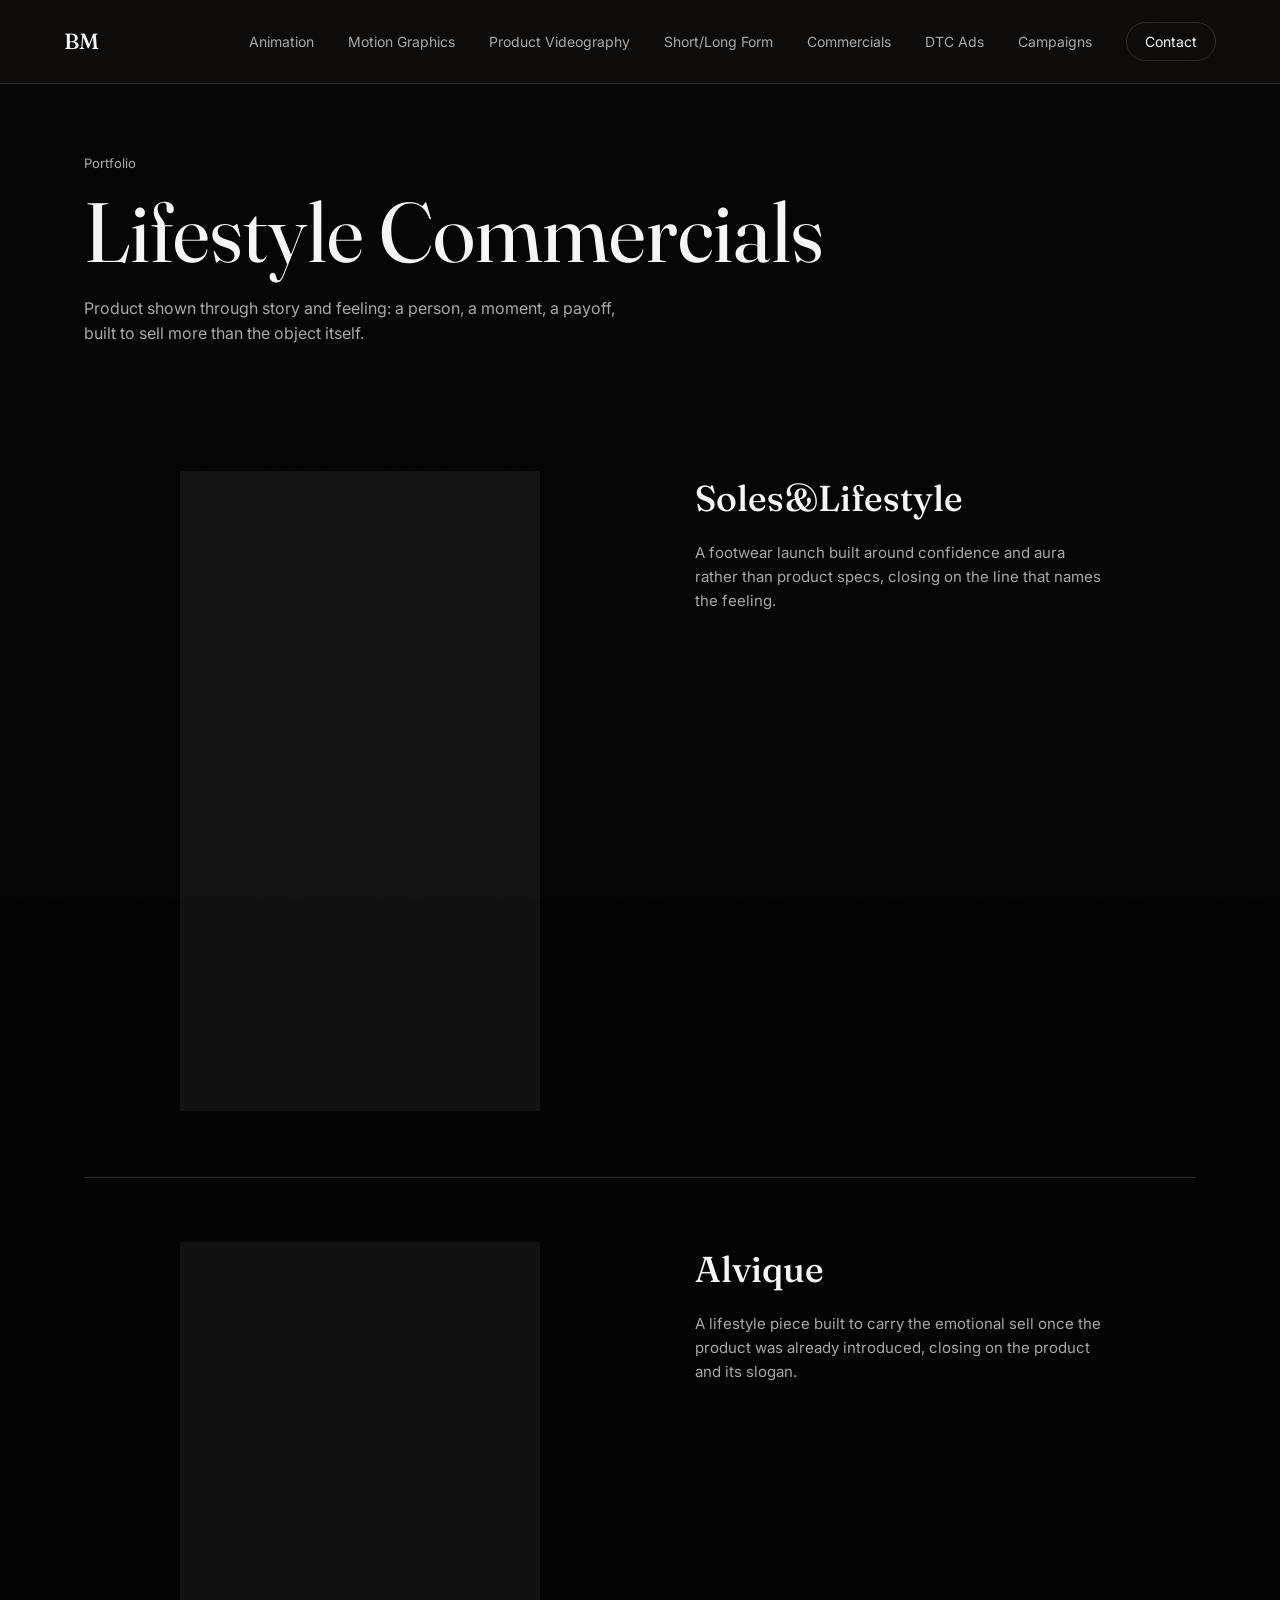
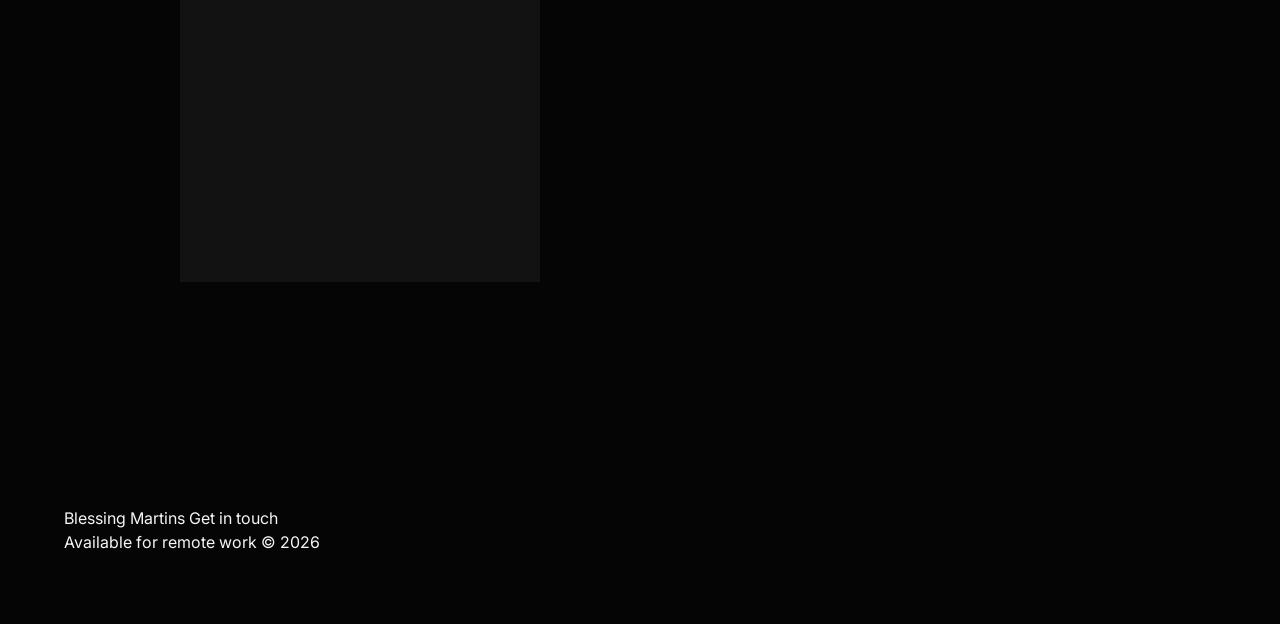
<file: Lifestyle-commercials.html>
<!DOCTYPE html>

<html lang="en">
<head>
<meta charset="UTF-8">
<meta name="viewport" content="width=device-width, initial-scale=1.0">
<title>Lifestyle Commercials: Blessing Martins</title>
<meta name="description" content="Lifestyle and product commercial work, including Soles&Lifestyle and Alvique.">
<link rel="preconnect" href="https://fonts.googleapis.com">
<link rel="preconnect" href="https://fonts.gstatic.com" crossorigin>
<link href="https://fonts.googleapis.com/css2?family=Fraunces:opsz,wght@9..144,300;9..144,400;9..144,500;9..144,600&family=Inter:wght@400;500;600&display=swap" rel="stylesheet">
<link rel="stylesheet" href="styles.css">
</head>
<body>

<div class="grain"></div>

<header class="site-nav">
  <a href="index.html" class="nav-mark">BM</a>
  <nav class="nav-links">
    <a href="animation.html">Animation</a>
    <a href="motion-graphics.html">Motion Graphics</a>
    <a href="product-videography.html">Product Videography</a>
    <a href="short-long-form.html">Short/Long Form</a>
    <a href="lifestyle-commercials.html">Commercials</a>
    <a href="dtc-ads.html">DTC Ads</a>
    <a href="brand-campaigns.html">Campaigns</a>
    <a href="contact.html" class="nav-cta">Contact</a>
  </nav>
  <button class="nav-toggle" aria-label="Menu" aria-expanded="false">
    <span></span><span></span><span></span>
  </button>
</header>

<section class="page-hero">
  <p class="page-eyebrow">Portfolio</p>
  <h1 class="page-title">Lifestyle Commercials</h1>
  <p class="page-intro">Product shown through story and feeling: a person, a moment, a payoff, built to sell more than the object itself.</p>
</section>

<section class="work-list">

  <article class="work-entry">
    <div class="embed-wrap embed-wrap--vertical">
      <iframe src="https://www.youtube.com/embed/VH_mSWXsu24" title="Soles&Lifestyle commercial" allow="accelerometer; autoplay; clipboard-write; encrypted-media; gyroscope; picture-in-picture" allowfullscreen loading="lazy"></iframe>
    </div>
    <div class="work-copy">
      <h2>Soles&amp;Lifestyle</h2>
      <p>A footwear launch built around confidence and aura rather than product specs, closing on the line that names the feeling.</p>
    </div>
  </article>

  <article class="work-entry">
    <div class="embed-wrap embed-wrap--vertical">
      <iframe src="https://www.youtube.com/embed/LnR5wQoFlVA" title="Alvique lifestyle commercial" allow="accelerometer; autoplay; clipboard-write; encrypted-media; gyroscope; picture-in-picture" allowfullscreen loading="lazy"></iframe>
    </div>
    <div class="work-copy">
      <h2>Alvique</h2>
      <p>A lifestyle piece built to carry the emotional sell once the product was already introduced, closing on the product and its slogan.</p>
    </div>
  </article>

</section>

<footer class="site-footer">
  <div class="footer-row">
    <span>Blessing Martins</span>
    <a href="contact.html">Get in touch</a>
  </div>
  <div class="footer-row footer-sub">
    <span>Available for remote work</span>
    <span>© 2026</span>
  </div>
</footer>

<script src="script.js"></script>

</body>
</html>
</file>
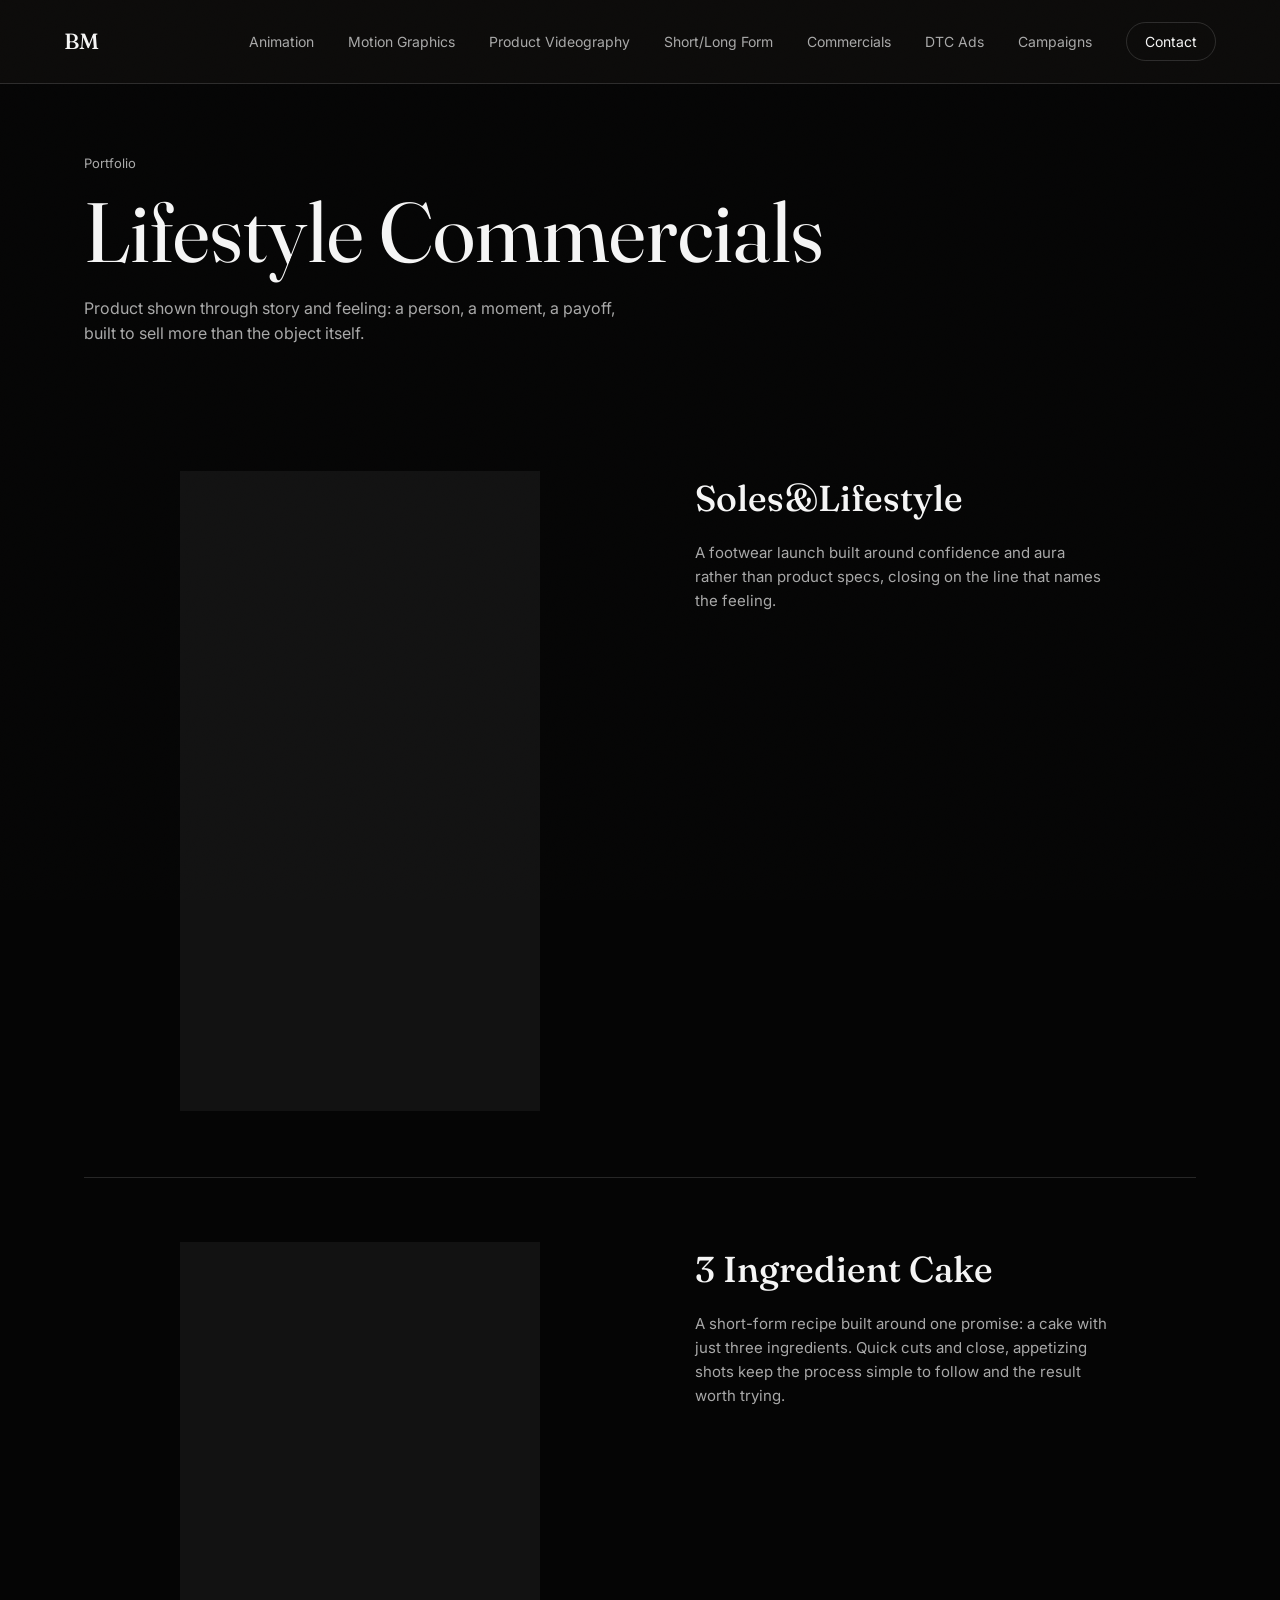
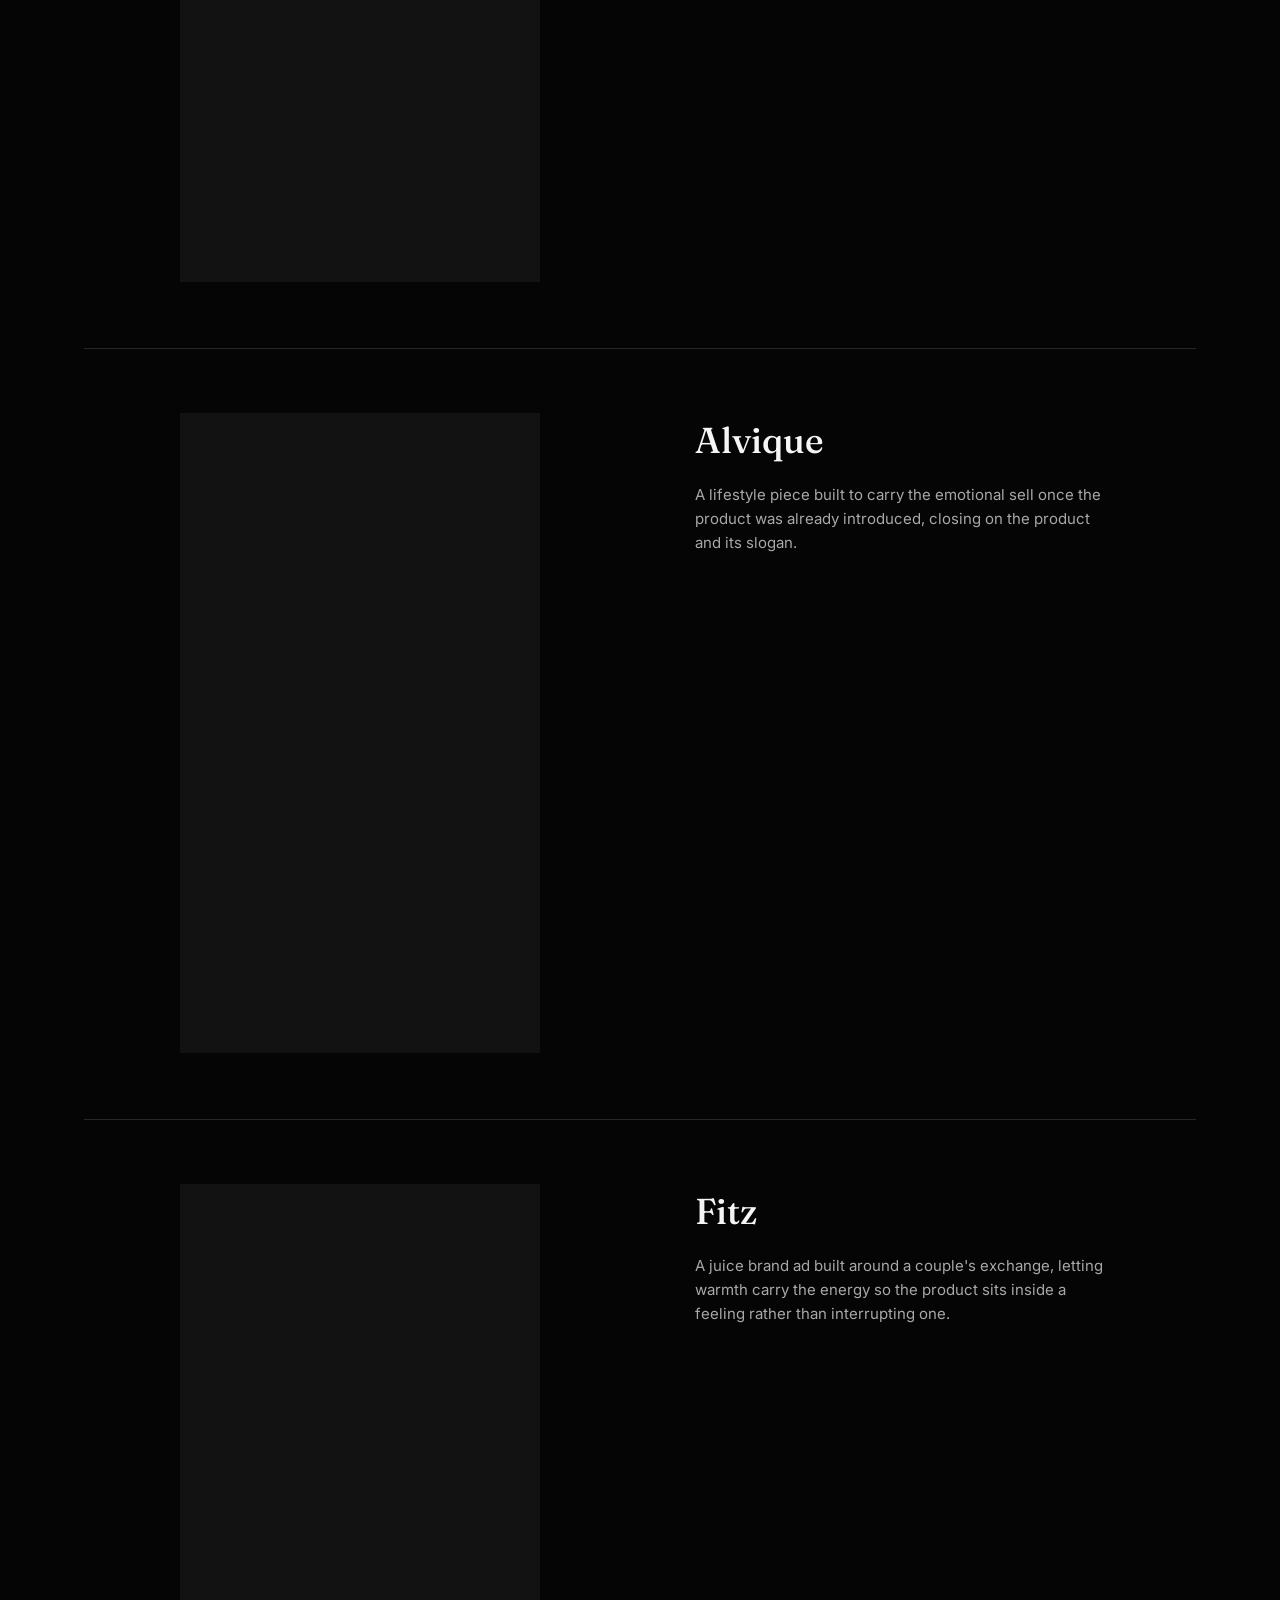
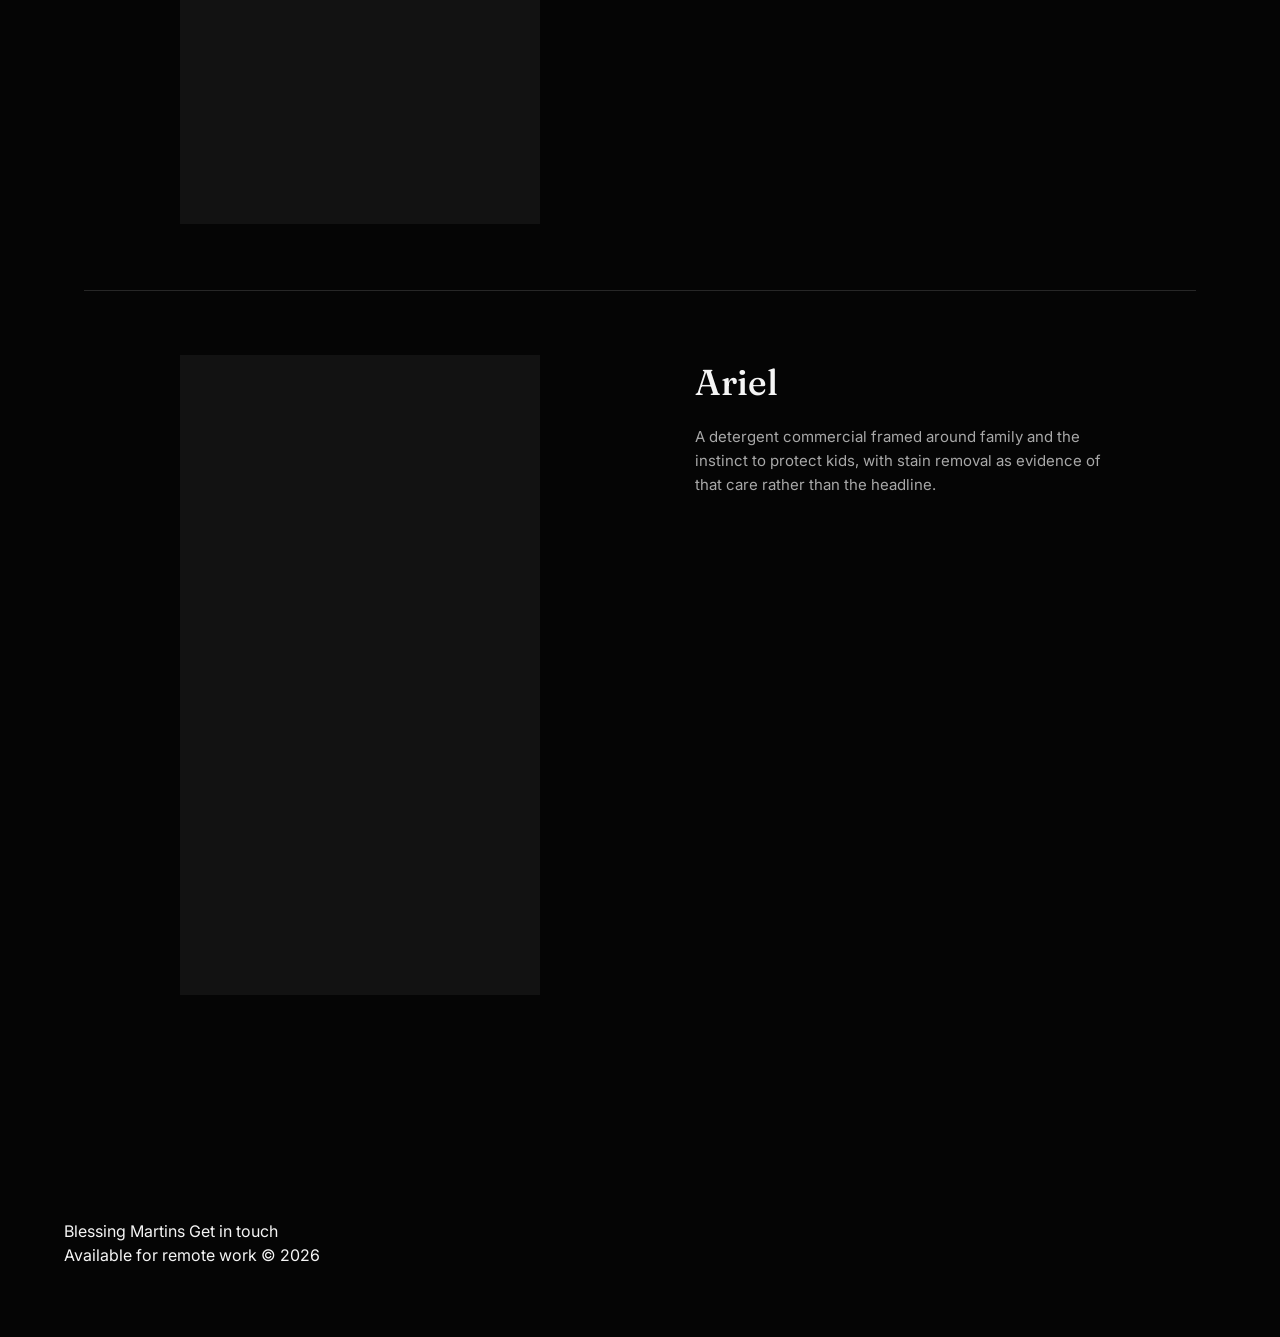
<file: lifestyle-commercials.html>
<!DOCTYPE html>
<html lang="en">
<head>
<meta charset="UTF-8">
<meta name="viewport" content="width=device-width, initial-scale=1.0">
<title>Lifestyle Commercials: Blessing Martins</title>
<meta name="description" content="Lifestyle and product commercial work, including Soles&Lifestyle, Alvique, Fitz, and Ariel.">
<link rel="preconnect" href="https://fonts.googleapis.com">
<link rel="preconnect" href="https://fonts.gstatic.com" crossorigin>
<link href="https://fonts.googleapis.com/css2?family=Fraunces:opsz,wght@9..144,300;9..144,400;9..144,500;9..144,600&family=Inter:wght@400;500;600&display=swap" rel="stylesheet">
<link rel="stylesheet" href="styles.css">
</head>
<body>

<div class="grain"></div>

<header class="site-nav">
  <a href="index.html" class="nav-mark">BM</a>
  <nav class="nav-links">
    <a href="animation.html">Animation</a>
    <a href="motion-graphics.html">Motion Graphics</a>
    <a href="product-videography.html">Product Videography</a>
    <a href="short-long-form.html">Short/Long Form</a>
    <a href="lifestyle-commercials.html">Commercials</a>
    <a href="dtc-ads.html">DTC Ads</a>
    <a href="brand-campaigns.html">Campaigns</a>
    <a href="contact.html" class="nav-cta">Contact</a>
  </nav>
  <button class="nav-toggle" aria-label="Menu" aria-expanded="false">
    <span></span><span></span><span></span>
  </button>
</header>

<section class="page-hero">
  <p class="page-eyebrow">Portfolio</p>
  <h1 class="page-title">Lifestyle Commercials</h1>
  <p class="page-intro">Product shown through story and feeling: a person, a moment, a payoff, built to sell more than the object itself.</p>
</section>

<section class="work-list">

  <article class="work-entry">
    <div class="embed-wrap embed-wrap--vertical">
      <iframe src="https://www.youtube.com/embed/VH_mSWXsu24" title="Soles&Lifestyle commercial" allow="accelerometer; autoplay; clipboard-write; encrypted-media; gyroscope; picture-in-picture" allowfullscreen loading="lazy"></iframe>
    </div>
    <div class="work-copy">
      <h2>Soles&amp;Lifestyle</h2>
      <p>A footwear launch built around confidence and aura rather than product specs, closing on the line that names the feeling.</p>
    </div>
  </article>

  <article class="work-entry">
    <div class="embed-wrap embed-wrap--vertical">
      <iframe src="https://www.youtube.com/embed/kPl0IrCxgIk" title="3 ingredient cake recipe short" allow="accelerometer; autoplay; clipboard-write; encrypted-media; gyroscope; picture-in-picture" allowfullscreen loading="lazy"></iframe>
    </div>
    <div class="work-copy">
      <h2>3 Ingredient Cake</h2>
      <p>A short-form recipe built around one promise: a cake with just three ingredients. Quick cuts and close, appetizing shots keep the process simple to follow and the result worth trying.</p>
    </div>
  </article>

  <article class="work-entry">
    <div class="embed-wrap embed-wrap--vertical">
      <iframe src="https://www.youtube.com/embed/LnR5wQoFlVA" title="Alvique lifestyle commercial" allow="accelerometer; autoplay; clipboard-write; encrypted-media; gyroscope; picture-in-picture" allowfullscreen loading="lazy"></iframe>
    </div>
    <div class="work-copy">
      <h2>Alvique</h2>
      <p>A lifestyle piece built to carry the emotional sell once the product was already introduced, closing on the product and its slogan.</p>
    </div>
  </article>

  <article class="work-entry">
    <div class="embed-wrap embed-wrap--vertical">
      <iframe src="https://www.youtube.com/embed/Lq9yIJE8yIg" title="Fitz juice ad" allow="accelerometer; autoplay; clipboard-write; encrypted-media; gyroscope; picture-in-picture" allowfullscreen loading="lazy"></iframe>
    </div>
    <div class="work-copy">
      <h2>Fitz</h2>
      <p>A juice brand ad built around a couple's exchange, letting warmth carry the energy so the product sits inside a feeling rather than interrupting one.</p>
    </div>
  </article>

  <article class="work-entry">
    <div class="embed-wrap embed-wrap--vertical">
      <iframe src="https://www.youtube.com/embed/WxH-QgEuZDA" title="Ariel commercial" allow="accelerometer; autoplay; clipboard-write; encrypted-media; gyroscope; picture-in-picture" allowfullscreen loading="lazy"></iframe>
    </div>
    <div class="work-copy">
      <h2>Ariel</h2>
      <p>A detergent commercial framed around family and the instinct to protect kids, with stain removal as evidence of that care rather than the headline.</p>
    </div>
  </article>

</section>

<footer class="site-footer">
  <div class="footer-row">
    <span>Blessing Martins</span>
    <a href="contact.html">Get in touch</a>
  </div>
  <div class="footer-row footer-sub">
    <span>Available for remote work</span>
    <span>© 2026</span>
  </div>
</footer>

<script src="script.js"></script>

</body>
</html>
</file>
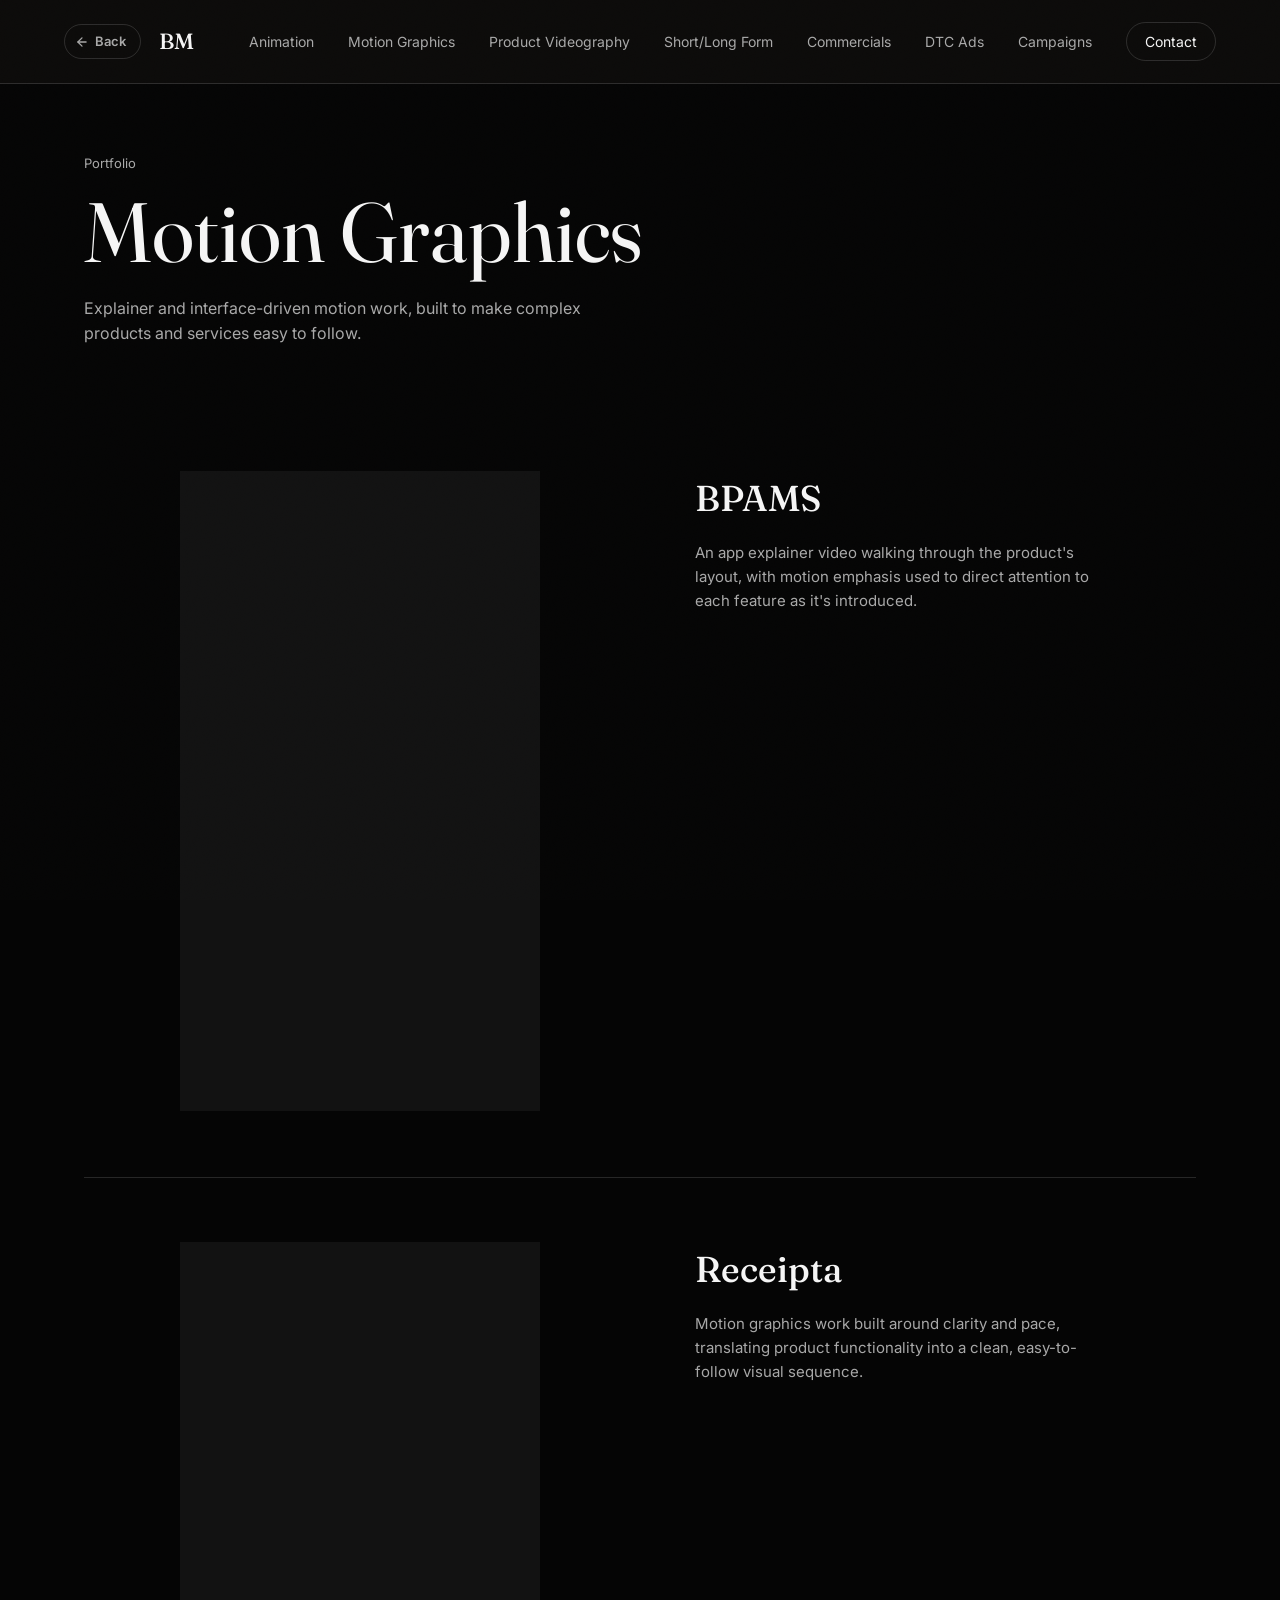
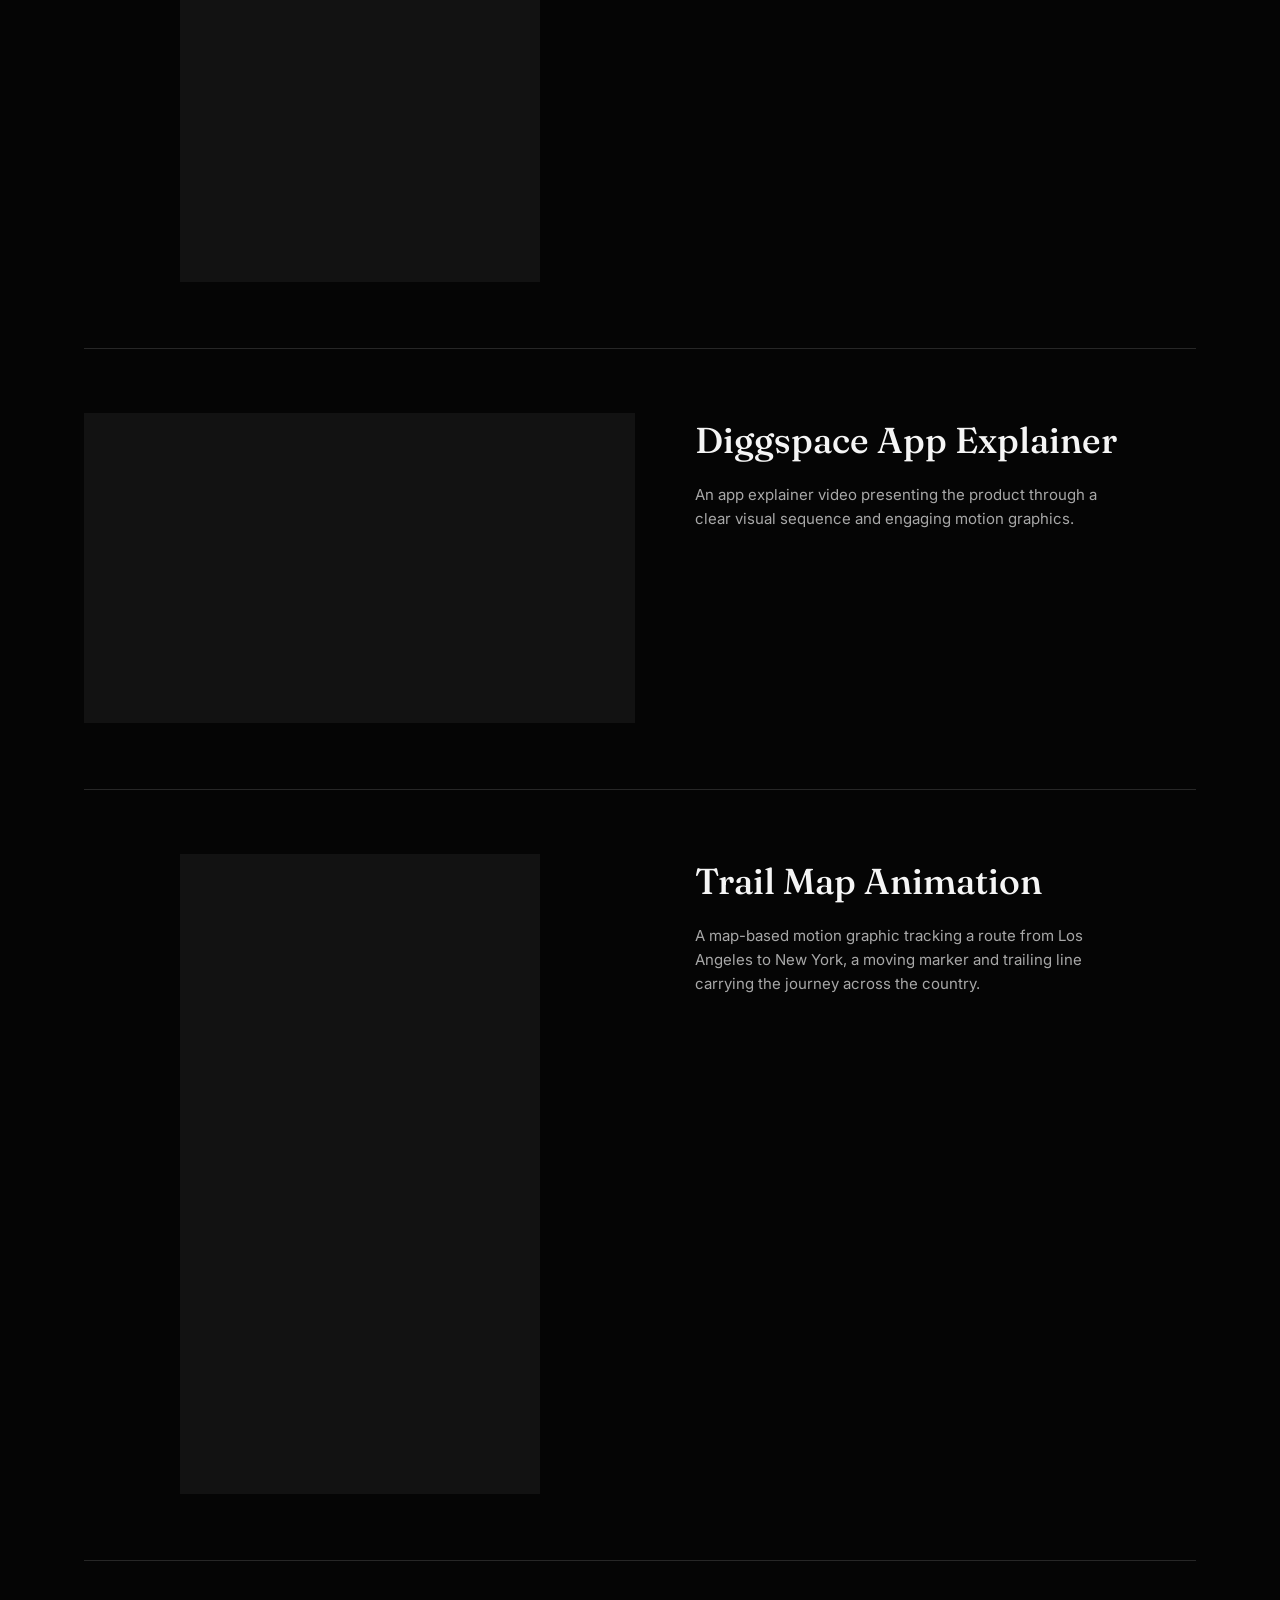
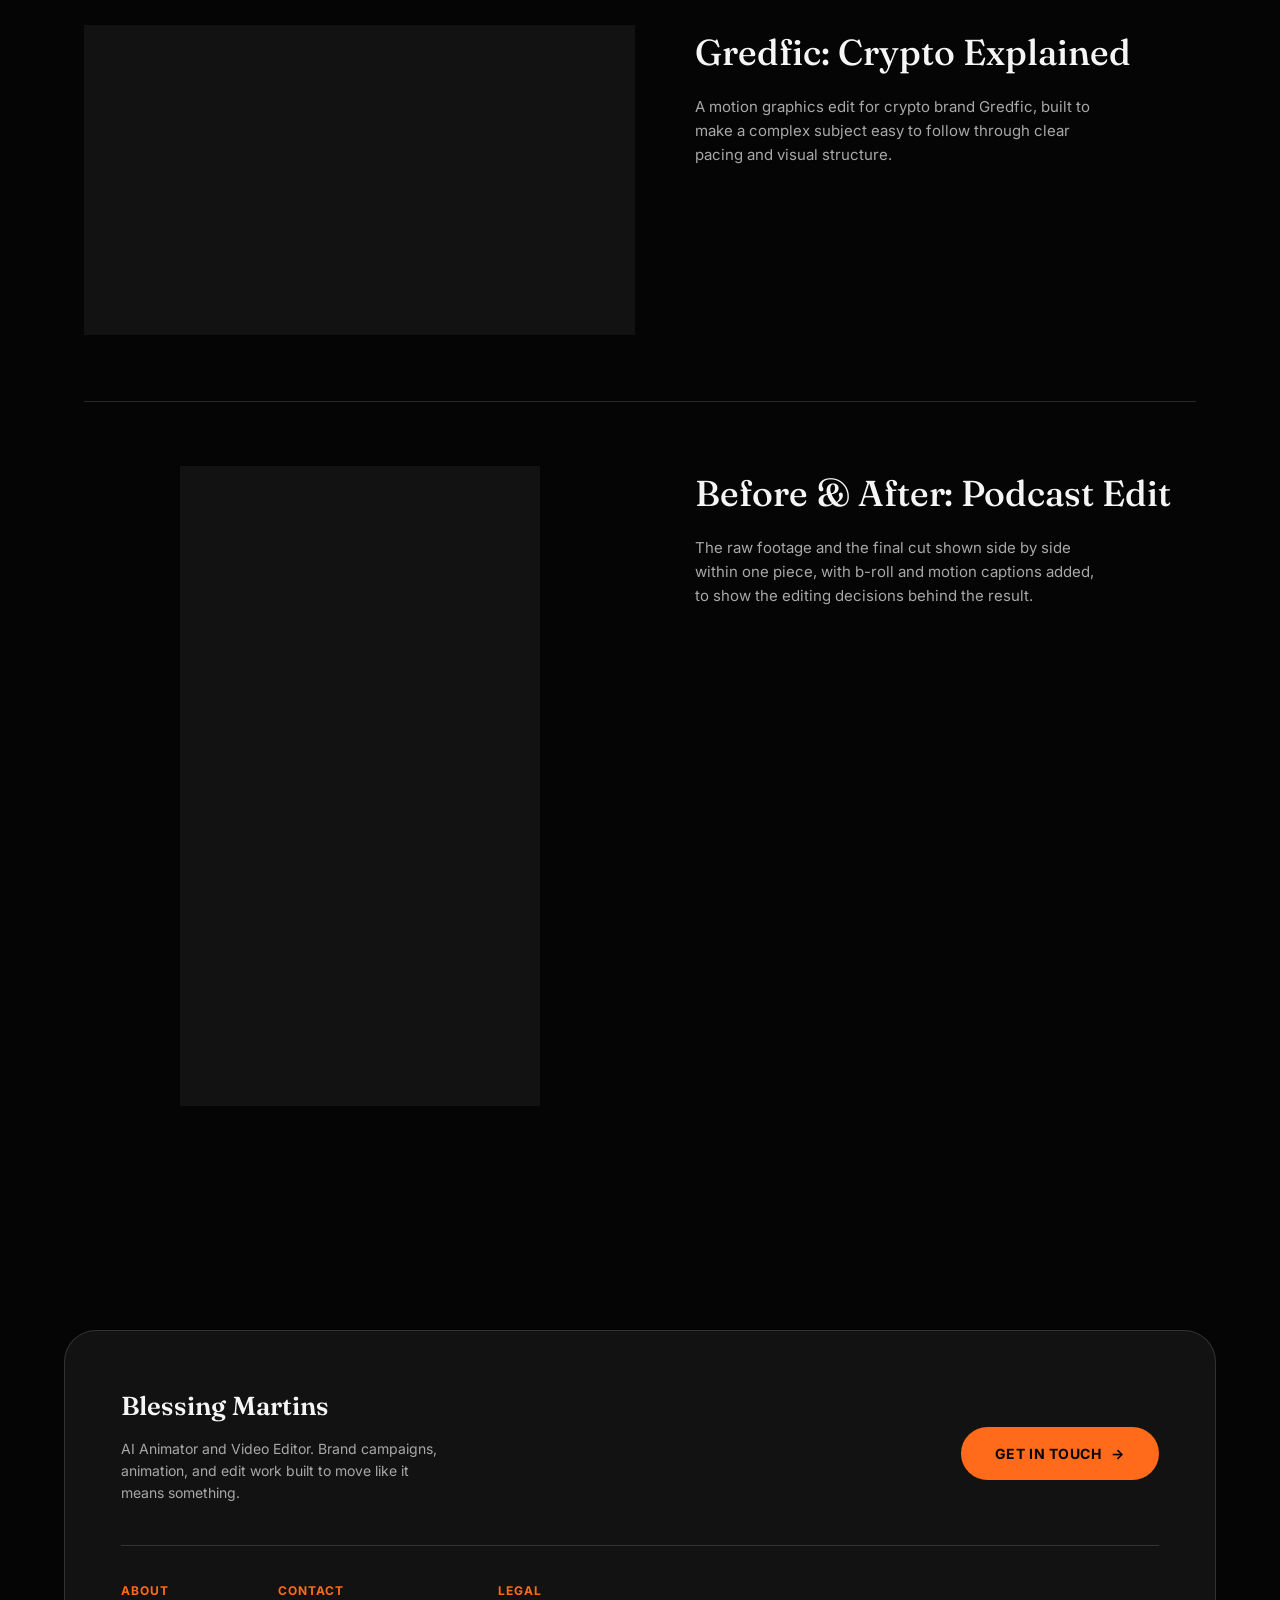
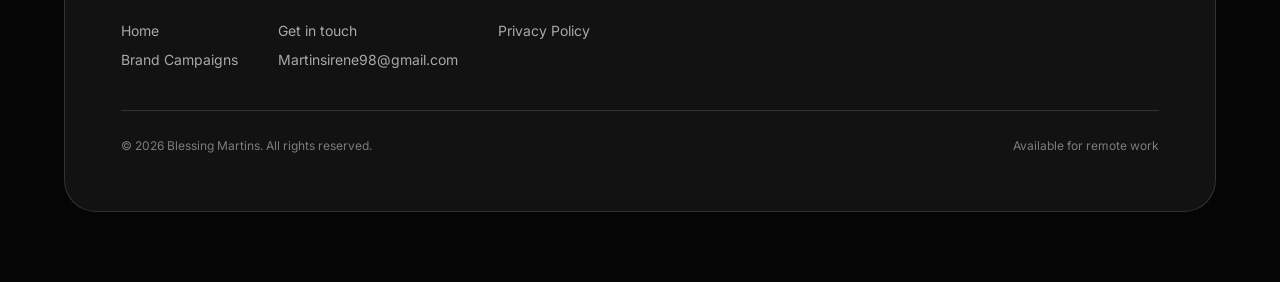
<file: motion-graphics.html>
<!DOCTYPE html>
<html lang="en">
<head>
<meta charset="UTF-8">
<meta name="viewport" content="width=device-width, initial-scale=1.0">
<title>Motion Graphics: Blessing Martins</title>
<meta name="description" content="Motion graphics and explainer work, including BPAMS, Receipta, Diggspace, a trail map animation, and Gredfic.">
<link rel="preconnect" href="https://fonts.googleapis.com">
<link rel="preconnect" href="https://fonts.gstatic.com" crossorigin>
<link href="https://fonts.googleapis.com/css2?family=Fraunces:opsz,wght@9..144,300;9..144,400;9..144,500;9..144,600&family=Inter:wght@400;500;600&display=swap" rel="stylesheet">
<link rel="stylesheet" href="styles.css">
</head>
<body>

<div class="grain"></div>

<header class="site-nav">
  <div class="nav-left">
    <a href="index.html" class="nav-back">
      <svg viewBox="0 0 24 24" fill="none" stroke="currentColor" stroke-width="2.2" stroke-linecap="round" stroke-linejoin="round"><line x1="19" y1="12" x2="5" y2="12"></line><polyline points="12 19 5 12 12 5"></polyline></svg>
      Back
    </a>
    <a href="index.html" class="nav-mark">BM</a>
  </div>
  <nav class="nav-links">
    <a href="animation.html">Animation</a>
    <a href="motion-graphics.html">Motion Graphics</a>
    <a href="product-videography.html">Product Videography</a>
    <a href="short-long-form.html">Short/Long Form</a>
    <a href="lifestyle-commercials.html">Commercials</a>
    <a href="dtc-ads.html">DTC Ads</a>
    <a href="brand-campaigns.html">Campaigns</a>
    <a href="contact.html" class="nav-cta">Contact</a>
  </nav>
  <button class="nav-toggle" aria-label="Menu" aria-expanded="false">
    <span></span><span></span><span></span>
  </button>
</header>

<section class="page-hero">
  <p class="page-eyebrow">Portfolio</p>
  <h1 class="page-title">Motion Graphics</h1>
  <p class="page-intro">Explainer and interface-driven motion work, built to make complex products and services easy to follow.</p>
</section>

<section class="work-list">

  <article class="work-entry">
    <div class="embed-wrap embed-wrap--vertical">
      <iframe src="https://www.youtube.com/embed/DAur5d15lRE" title="BPAMS explainer" allow="accelerometer; autoplay; clipboard-write; encrypted-media; gyroscope; picture-in-picture" allowfullscreen loading="lazy"></iframe>
    </div>
    <div class="work-copy">
      <h2>BPAMS</h2>
      <p>An app explainer video walking through the product's layout, with motion emphasis used to direct attention to each feature as it's introduced.</p>
    </div>
  </article>

  <article class="work-entry">
    <div class="embed-wrap embed-wrap--vertical">
      <iframe src="https://www.youtube.com/embed/NBpW6iNsiQs" title="Receipta motion graphics" allow="accelerometer; autoplay; clipboard-write; encrypted-media; gyroscope; picture-in-picture" allowfullscreen loading="lazy"></iframe>
    </div>
    <div class="work-copy">
      <h2>Receipta</h2>
      <p>Motion graphics work built around clarity and pace, translating product functionality into a clean, easy-to-follow visual sequence.</p>
    </div>
  </article>

  <!-- Diggspace App Explainer: 16:9 horizontal video -->
  <article class="work-entry">
    <div class="embed-wrap embed-wrap--horizontal">
      <iframe src="https://www.youtube.com/embed/J_9RmT4hdeM" title="Diggspace App Explainer" allow="accelerometer; autoplay; clipboard-write; encrypted-media; gyroscope; picture-in-picture" allowfullscreen loading="lazy"></iframe>
    </div>
    <div class="work-copy">
      <h2>Diggspace App Explainer</h2>
      <p>An app explainer video presenting the product through a clear visual sequence and engaging motion graphics.</p>
    </div>
  </article>

  <article class="work-entry">
    <div class="embed-wrap embed-wrap--vertical">
      <iframe src="https://www.youtube.com/embed/NFXn7t92oRc" title="Trail Map Animation" allow="accelerometer; autoplay; clipboard-write; encrypted-media; gyroscope; picture-in-picture" allowfullscreen loading="lazy"></iframe>
    </div>
    <div class="work-copy">
      <h2>Trail Map Animation</h2>
      <p>A map-based motion graphic tracking a route from Los Angeles to New York, a moving marker and trailing line carrying the journey across the country.</p>
    </div>
  </article>

  <article class="work-entry">
    <div class="embed-wrap embed-wrap--horizontal">
      <iframe src="https://www.youtube.com/embed/_1MI0IDRJpE" title="Gredfic: Crypto Explained" allow="accelerometer; autoplay; clipboard-write; encrypted-media; gyroscope; picture-in-picture" allowfullscreen loading="lazy"></iframe>
    </div>
    <div class="work-copy">
      <h2>Gredfic: Crypto Explained</h2>
      <p>A motion graphics edit for crypto brand Gredfic, built to make a complex subject easy to follow through clear pacing and visual structure.</p>
    </div>
  </article>

  <article class="work-entry">
    <div class="embed-wrap embed-wrap--vertical">
      <iframe src="https://www.youtube.com/embed/Y9O1eWbzhp8" title="Podcast edit before and after" allow="accelerometer; autoplay; clipboard-write; encrypted-media; gyroscope; picture-in-picture" allowfullscreen loading="lazy"></iframe>
    </div>
    <div class="work-copy">
      <h2>Before &amp; After: Podcast Edit</h2>
      <p>The raw footage and the final cut shown side by side within one piece, with b-roll and motion captions added, to show the editing decisions behind the result.</p>
    </div>
  </article>

</section>

<footer class="site-footer">
  <div class="footer-card">
    <div class="footer-top">
      <div class="footer-about">
        <h3>Blessing Martins</h3>
        <p>AI Animator and Video Editor. Brand campaigns, animation, and edit work built to move like it means something.</p>
      </div>
      <a href="contact.html" class="btn-solid footer-cta">Get in touch</a>
    </div>

    <div class="footer-sections">
      <div class="footer-section">
        <h4>About</h4>
        <a href="index.html">Home</a>
        <a href="brand-campaigns.html">Brand Campaigns</a>
      </div>
      <div class="footer-section">
        <h4>Contact</h4>
        <a href="contact.html">Get in touch</a>
        <a href="mailto:Martinsirene98@gmail.com">Martinsirene98@gmail.com</a>
      </div>
      <div class="footer-section">
        <h4>Legal</h4>
        <a href="privacy-policy.html">Privacy Policy</a>
      </div>
    </div>

    <div class="footer-legal">
      <span>© 2026 Blessing Martins. All rights reserved.</span>
      <span>Available for remote work</span>
    </div>
  </div>
</footer>

<script src="script.js"></script>

</body>
</html>
</file>
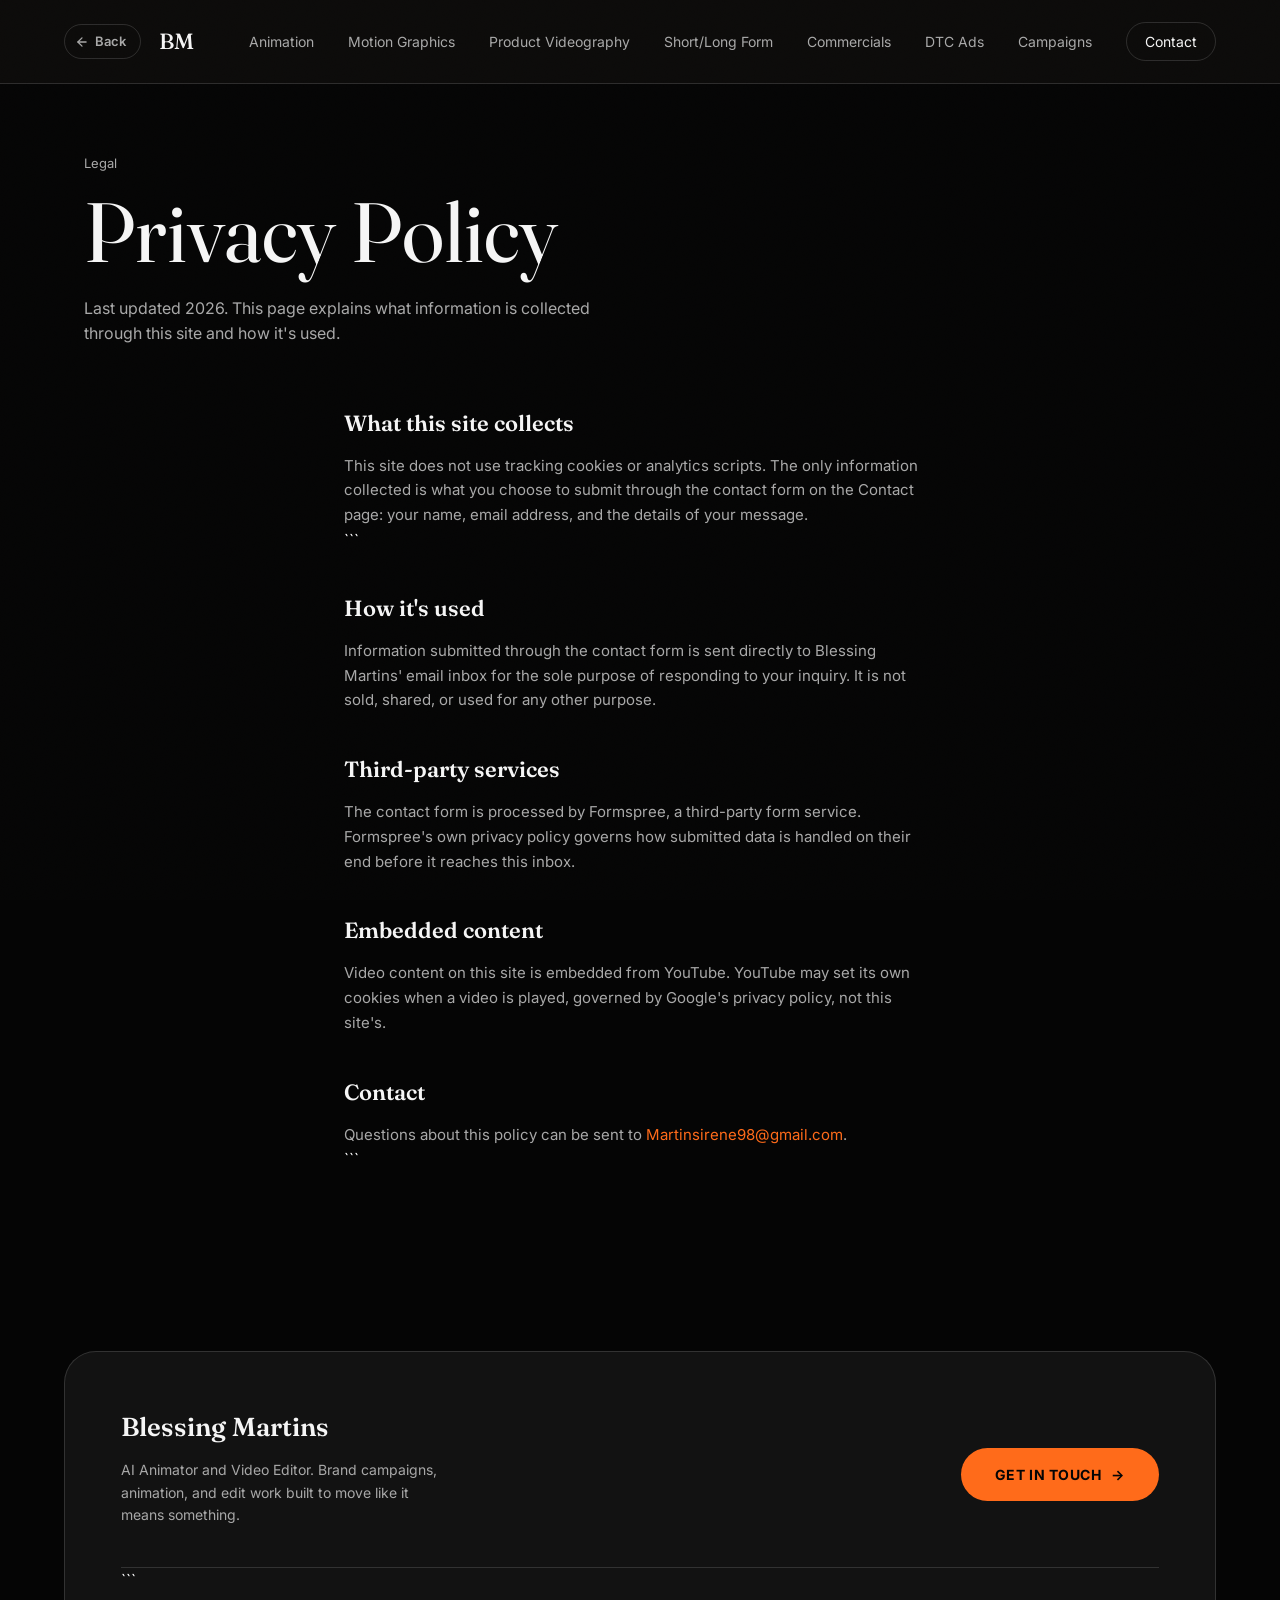
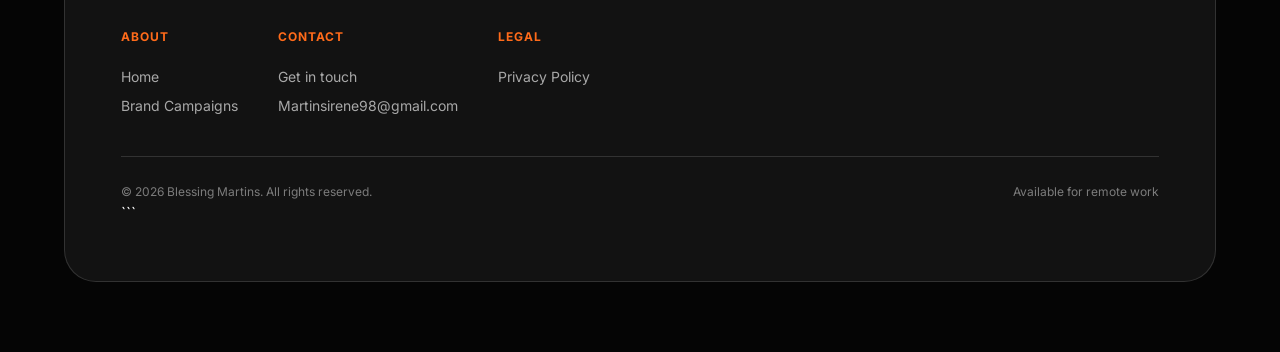
<file: privacy-policy.html>
<!DOCTYPE html>

<html lang="en">
<head>
<meta charset="UTF-8">
<meta name="viewport" content="width=device-width, initial-scale=1.0">
<title>Privacy Policy: Blessing Martins</title>
<meta name="description" content="Privacy policy for Blessing Martins' portfolio site.">
<link rel="preconnect" href="https://fonts.googleapis.com">
<link rel="preconnect" href="https://fonts.gstatic.com" crossorigin>
<link href="https://fonts.googleapis.com/css2?family=Fraunces:opsz,wght@9..144,300;9..144,400;9..144,500;9..144,600&family=Inter:wght@400;500;600&display=swap" rel="stylesheet">
<link rel="stylesheet" href="styles.css">
</head>
<body>

<div class="grain"></div>

<header class="site-nav">
  <div class="nav-left">
    <a href="index.html" class="nav-back">
      <svg viewBox="0 0 24 24" fill="none" stroke="currentColor" stroke-width="2.2" stroke-linecap="round" stroke-linejoin="round"><line x1="19" y1="12" x2="5" y2="12"></line><polyline points="12 19 5 12 12 5"></polyline></svg>
      Back
    </a>
    <a href="index.html" class="nav-mark">BM</a>
  </div>
  <nav class="nav-links">
    <a href="animation.html">Animation</a>
    <a href="motion-graphics.html">Motion Graphics</a>
    <a href="product-videography.html">Product Videography</a>
    <a href="short-long-form.html">Short/Long Form</a>
    <a href="lifestyle-commercials.html">Commercials</a>
    <a href="dtc-ads.html">DTC Ads</a>
    <a href="brand-campaigns.html">Campaigns</a>
    <a href="contact.html" class="nav-cta">Contact</a>
  </nav>
  <button class="nav-toggle" aria-label="Menu" aria-expanded="false">
    <span></span><span></span><span></span>
  </button>
</header>

<section class="page-hero">
  <p class="page-eyebrow">Legal</p>
  <h1 class="page-title">Privacy Policy</h1>
  <p class="page-intro">Last updated 2026. This page explains what information is collected through this site and how it's used.</p>
</section>

<section class="legal-body">
  <div class="legal-inner">
    <h2>What this site collects</h2>
    <p>This site does not use tracking cookies or analytics scripts. The only information collected is what you choose to submit through the contact form on the Contact page: your name, email address, and the details of your message.</p>

```
<h2>How it's used</h2>
<p>Information submitted through the contact form is sent directly to Blessing Martins' email inbox for the sole purpose of responding to your inquiry. It is not sold, shared, or used for any other purpose.</p>

<h2>Third-party services</h2>
<p>The contact form is processed by Formspree, a third-party form service. Formspree's own privacy policy governs how submitted data is handled on their end before it reaches this inbox.</p>

<h2>Embedded content</h2>
<p>Video content on this site is embedded from YouTube. YouTube may set its own cookies when a video is played, governed by Google's privacy policy, not this site's.</p>

<h2>Contact</h2>
<p>Questions about this policy can be sent to <a href="mailto:Martinsirene98@gmail.com">Martinsirene98@gmail.com</a>.</p>
```

  </div>
</section>

<footer class="site-footer">
  <div class="footer-card">
    <div class="footer-top">
      <div class="footer-about">
        <h3>Blessing Martins</h3>
        <p>AI Animator and Video Editor. Brand campaigns, animation, and edit work built to move like it means something.</p>
      </div>
      <a href="contact.html" class="btn-solid footer-cta">Get in touch</a>
    </div>

```
<div class="footer-sections">
  <div class="footer-section">
    <h4>About</h4>
    <a href="index.html">Home</a>
    <a href="brand-campaigns.html">Brand Campaigns</a>
  </div>
  <div class="footer-section">
    <h4>Contact</h4>
    <a href="contact.html">Get in touch</a>
    <a href="mailto:Martinsirene98@gmail.com">Martinsirene98@gmail.com</a>
  </div>
  <div class="footer-section">
    <h4>Legal</h4>
    <a href="privacy-policy.html">Privacy Policy</a>
  </div>
</div>

<div class="footer-legal">
  <span>© 2026 Blessing Martins. All rights reserved.</span>
  <span>Available for remote work</span>
</div>
```

  </div>
</footer>

<script src="script.js"></script>

</body>
</html>
</file>
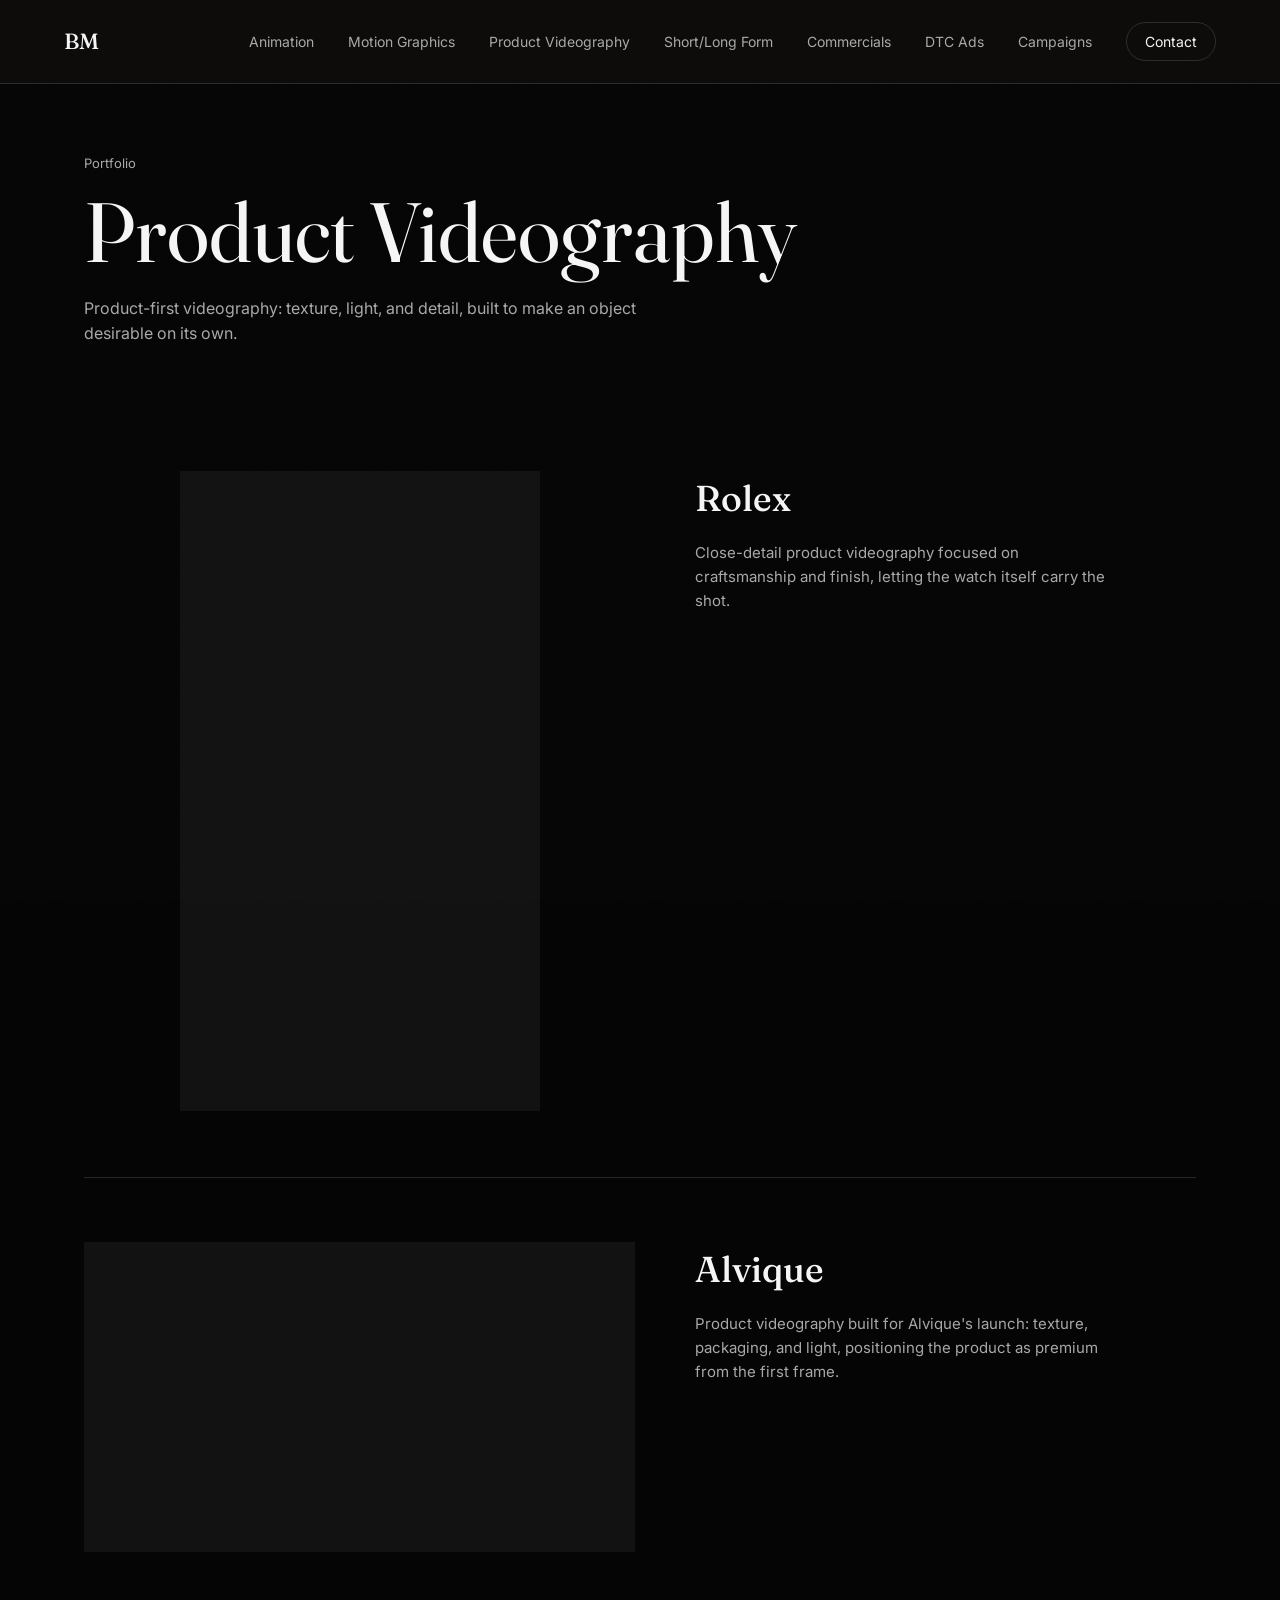
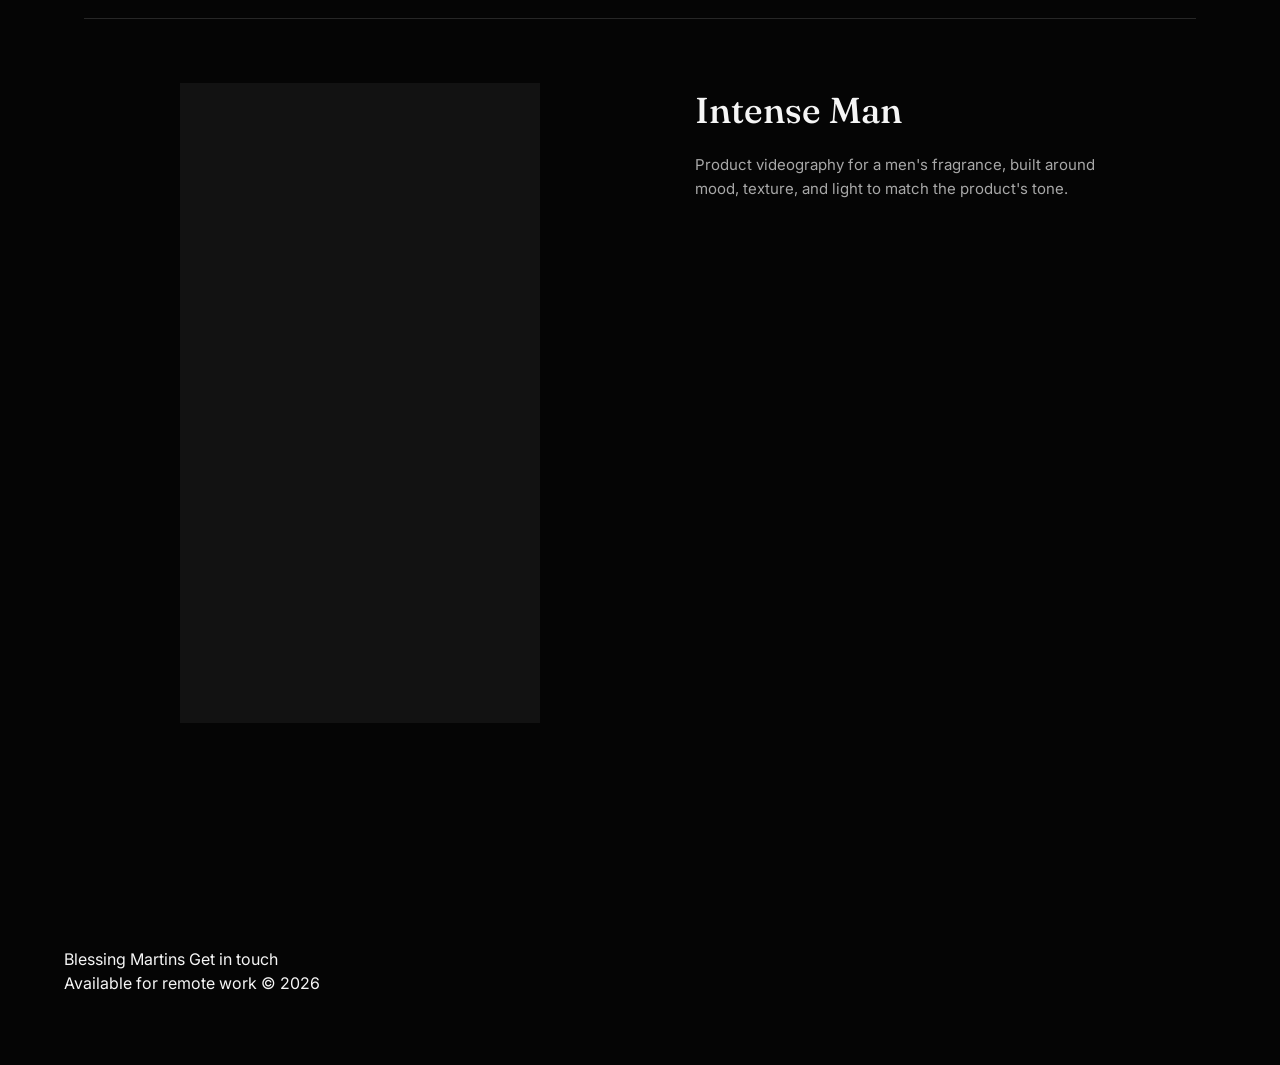
<file: Product-videography.html>
<!DOCTYPE html>

<html lang="en">
<head>
<meta charset="UTF-8">
<meta name="viewport" content="width=device-width, initial-scale=1.0">
<title>Product Videography: Blessing Martins</title>
<meta name="description" content="Product videography work, including Rolex, Alvique, and Intense Man.">
<link rel="preconnect" href="https://fonts.googleapis.com">
<link rel="preconnect" href="https://fonts.gstatic.com" crossorigin>
<link href="https://fonts.googleapis.com/css2?family=Fraunces:opsz,wght@9..144,300;9..144,400;9..144,500;9..144,600&family=Inter:wght@400;500;600&display=swap" rel="stylesheet">
<link rel="stylesheet" href="styles.css">
</head>
<body>

<div class="grain"></div>

<header class="site-nav">
  <a href="index.html" class="nav-mark">BM</a>
  <nav class="nav-links">
    <a href="animation.html">Animation</a>
    <a href="motion-graphics.html">Motion Graphics</a>
    <a href="product-videography.html">Product Videography</a>
    <a href="short-long-form.html">Short/Long Form</a>
    <a href="lifestyle-commercials.html">Commercials</a>
    <a href="dtc-ads.html">DTC Ads</a>
    <a href="brand-campaigns.html">Campaigns</a>
    <a href="contact.html" class="nav-cta">Contact</a>
  </nav>
  <button class="nav-toggle" aria-label="Menu" aria-expanded="false">
    <span></span><span></span><span></span>
  </button>
</header>

<section class="page-hero">
  <p class="page-eyebrow">Portfolio</p>
  <h1 class="page-title">Product Videography</h1>
  <p class="page-intro">Product-first videography: texture, light, and detail, built to make an object desirable on its own.</p>
</section>

<section class="work-list">

  <article class="work-entry">
    <div class="embed-wrap embed-wrap--vertical">
      <iframe src="https://www.youtube.com/embed/aqkAQ4iB0CM" title="Rolex product videography" allow="accelerometer; autoplay; clipboard-write; encrypted-media; gyroscope; picture-in-picture" allowfullscreen loading="lazy"></iframe>
    </div>
    <div class="work-copy">
      <h2>Rolex</h2>
      <p>Close-detail product videography focused on craftsmanship and finish, letting the watch itself carry the shot.</p>
    </div>
  </article>

  <article class="work-entry">
    <div class="embed-wrap embed-wrap--horizontal">
      <iframe src="https://www.youtube.com/embed/G2ggEj-ZC74" title="Alvique product videography" allow="accelerometer; autoplay; clipboard-write; encrypted-media; gyroscope; picture-in-picture" allowfullscreen loading="lazy"></iframe>
    </div>
    <div class="work-copy">
      <h2>Alvique</h2>
      <p>Product videography built for Alvique's launch: texture, packaging, and light, positioning the product as premium from the first frame.</p>
    </div>
  </article>

  <article class="work-entry">
    <div class="embed-wrap embed-wrap--vertical">
      <iframe src="https://www.youtube.com/embed/3BUxM6sHdvM" title="Intense Man product videography" allow="accelerometer; autoplay; clipboard-write; encrypted-media; gyroscope; picture-in-picture" allowfullscreen loading="lazy"></iframe>
    </div>
    <div class="work-copy">
      <h2>Intense Man</h2>
      <p>Product videography for a men's fragrance, built around mood, texture, and light to match the product's tone.</p>
    </div>
  </article>

</section>

<footer class="site-footer">
  <div class="footer-row">
    <span>Blessing Martins</span>
    <a href="contact.html">Get in touch</a>
  </div>
  <div class="footer-row footer-sub">
    <span>Available for remote work</span>
    <span>© 2026</span>
  </div>
</footer>

<script src="script.js"></script>

</body>
</html>
</file>
<file: styles.css>
/* ============================================
   TOKENS
   ============================================ */
:root{
  --black: #050505;
  --panel: #121212;
  --panel-2: #161616;
  --cream: #F5F5F5;
  --grey: #A8A8A8;
  --rust: #C4460C;
  --rust-bright: #FF6B1A;
  --cyan: #00E5FF;
  --line: rgba(245,245,245,0.14);

  --serif: 'Fraunces', Georgia, serif;
  --sans: 'Inter', -apple-system, sans-serif;

  --edge: clamp(20px, 5vw, 72px);
  --maxw: 1240px;
}

*{ box-sizing: border-box; margin: 0; padding: 0; }

html{ scroll-behavior: smooth; }

body{
  background: var(--black);
  color: var(--cream);
  font-family: var(--sans);
  font-size: 16px;
  line-height: 1.5;
  overflow-x: hidden;
  -webkit-font-smoothing: antialiased;
}

@media (prefers-reduced-motion: reduce){
  *{ animation-duration: 0.001ms !important; animation-iteration-count: 1 !important; transition-duration: 0.001ms !important; scroll-behavior: auto !important; }
}

/* subtle film-grain overlay, purely decorative */
.grain{
  position: fixed; inset: 0; pointer-events: none; z-index: 999;
  opacity: 0.035; mix-blend-mode: overlay;
  background-image: url("data:image/svg+xml,%3Csvg xmlns='http://www.w3.org/2000/svg' width='120' height='120'%3E%3Cfilter id='n'%3E%3CfeTurbulence type='fractalNoise' baseFrequency='0.9' numOctaves='2' stitchTiles='stitch'/%3E%3C/filter%3E%3Crect width='100%25' height='100%25' filter='url(%23n)'/%3E%3C/svg%3E");
}

a{ color: inherit; text-decoration: none; }

::selection{ background: var(--rust); color: var(--cream); }

:focus-visible{
  outline: 2px solid var(--rust-bright);
  outline-offset: 3px;
}

/* ============================================
   NAV
   ============================================ */
.site-nav{
  position: sticky; top: 0; z-index: 100;
  display: flex; align-items: center; justify-content: space-between;
  padding: 22px var(--edge);
  background: rgba(14,13,12,0.86);
  backdrop-filter: blur(10px);
  border-bottom: 1px solid var(--line);
}

.nav-mark{
  font-family: var(--serif);
  font-size: 22px;
  font-weight: 500;
  letter-spacing: 0.02em;
}

.nav-left{
  display: flex;
  align-items: center;
  gap: 18px;
}

.nav-back{
  display: inline-flex;
  align-items: center;
  gap: 6px;
  font-size: 13px;
  font-weight: 600;
  color: var(--grey);
  padding: 7px 14px 7px 10px;
  border: 1px solid var(--line);
  border-radius: 999px;
  transition: border-color 0.2s ease, color 0.2s ease;
}
.nav-back:hover{
  border-color: var(--rust-bright);
  color: var(--rust-bright);
}
.nav-back svg{
  width: 14px; height: 14px;
  display: block;
}

.nav-links{
  display: flex; align-items: center; gap: 34px;
  font-size: 14px;
}

.nav-links a{
  color: var(--grey);
  transition: color 0.2s ease;
  white-space: nowrap;
}
.nav-links a:hover{ color: var(--cream); }

.nav-cta{
  color: var(--cream) !important;
  border: 1px solid var(--line);
  padding: 8px 18px;
  border-radius: 999px;
}
.nav-cta:hover{ border-color: var(--rust-bright); }

.nav-toggle{
  display: none;
  flex-direction: column; gap: 5px;
  background: none; border: none; cursor: pointer; padding: 8px;
}
.nav-toggle span{ width: 22px; height: 1.5px; background: var(--cream); }

/* ============================================
   SCROLL TIMELINE
   ============================================ */
.scroll-timeline{
  position: sticky;
  top: 65px;
  z-index: 90;
  height: 28px;
  background: var(--black);
  border-bottom: 1px solid var(--line);
  display: flex;
  align-items: center;
  overflow: hidden;
}
.timeline-track{
  position: relative;
  display: flex;
  align-items: center;
  gap: 3px;
  width: 100%;
  padding: 0 var(--edge);
  height: 100%;
}
.timeline-clip{
  flex: 1;
  height: 10px;
  background: var(--panel-2);
  border: 1px solid var(--line);
  border-radius: 4px;
}
.timeline-playhead{
  position: absolute;
  top: 0;
  left: 0;
  width: 2px;
  height: 100%;
  background: var(--rust-bright);
  box-shadow: 0 0 6px var(--rust-bright);
  transform: translateX(0);
  will-change: transform;
}

/* ============================================
   HERO
   ============================================ */
.hero{
  min-height: 88vh;
  display: flex; flex-direction: column; justify-content: center;
  padding: 60px var(--edge) 0;
  position: relative;
}

.hero-inner{ max-width: var(--maxw); margin: 0 auto; width: 100%; }

.tally{
  display: flex; align-items: center; gap: 10px;
  margin-bottom: 28px;
  opacity: 0;
  animation: fadeIn 0.6s ease 0.15s forwards;
}
.tally-dot{
  width: 8px; height: 8px; border-radius: 50%;
  background: var(--rust-bright);
  animation: pulse 2.2s ease-in-out 1.2s infinite;
}
.tally-label{
  font-size: 12px; letter-spacing: 0.14em; color: var(--grey);
}

.title-card{
  display: inline-block;
  padding: clamp(24px, 4vw, 56px) clamp(28px, 5vw, 64px);
  border: 1px solid rgba(0,229,255,0.35);
  border-radius: 24px;
  background: linear-gradient(180deg, rgba(0,229,255,0.06), rgba(0,229,255,0.01));
  box-shadow:
    0 0 24px rgba(0,229,255,0.15),
    0 0 60px rgba(0,229,255,0.08),
    inset 0 0 40px rgba(0,229,255,0.04);
  position: relative;
  opacity: 0;
  animation: cardIn 0.8s ease 0.1s forwards;
}
.title-card::before{
  content: '';
  position: absolute;
  top: -1px; left: -1px; right: -1px; bottom: -1px;
  border-radius: 24px;
  border: 1px solid rgba(0,229,255,0.5);
  animation: cardPulse 3s ease-in-out 1s infinite;
  pointer-events: none;
}
@keyframes cardIn{
  to{ opacity: 1; }
}
@keyframes cardPulse{
  0%, 100%{ box-shadow: 0 0 0 0 rgba(0,229,255,0.25); }
  50%{ box-shadow: 0 0 0 4px rgba(0,229,255,0); }
}

.hero-title{
  font-family: var(--serif);
  font-weight: 400;
  font-size: clamp(48px, 9vw, 118px);
  line-height: 0.98;
  letter-spacing: -0.01em;
}
.hero-title .line{
  display: block;
  overflow: hidden;
}
.hero-title .line span{ display: block; }

.hero-title .line{
  clip-path: inset(0 0 0 0);
}
.hero-title .line{
  opacity: 0;
  transform: translateY(60px);
  animation: riseIn 0.9s cubic-bezier(.22,1,.36,1) forwards;
}
.hero-title .line[data-line="1"]{ animation-delay: 0.35s; text-shadow: 0 0 30px rgba(0,229,255,0.35); }
.hero-title .line[data-line="2"]{ animation-delay: 0.5s; color: var(--grey); }

.hero-sub{
  margin-top: 26px;
  font-size: 15px;
  color: var(--grey);
  letter-spacing: 0.02em;
  opacity: 0;
  animation: fadeIn 0.7s ease 0.9s forwards;
}

@keyframes riseIn{
  to{ opacity: 1; transform: translateY(0); }
}
@keyframes fadeIn{
  to{ opacity: 1; }
}
@keyframes pulse{
  0%, 100%{ opacity: 1; box-shadow: 0 0 0 0 rgba(180,52,30,0.5); }
  50%{ opacity: 0.55; box-shadow: 0 0 0 6px rgba(180,52,30,0); }
}

.capability-strip{
  list-style: none;
  display: flex; flex-wrap: wrap;
  gap: 0;
  margin-top: 80px;
  border-top: 1px solid var(--line);
  padding-top: 0;
}
.capability-strip li{
  font-size: 13px;
  color: var(--grey);
  padding: 16px 22px 16px 0;
  margin-right: 22px;
  position: relative;
}
.capability-strip li:not(:last-child)::after{
  content: '';
  position: absolute;
  right: 0; top: 50%; transform: translateY(-50%);
  width: 1px; height: 12px;
  background: var(--line);
}

/* ============================================
   BIO
   ============================================ */
.bio{
  padding: 140px var(--edge);
  border-top: 1px solid var(--line);
}
.bio-text{
  max-width: 900px; margin: 0 auto;
  font-family: var(--serif);
  font-size: clamp(24px, 3.4vw, 40px);
  font-weight: 300;
  line-height: 1.35;
  color: #E8E8E8;
}
.bio-text .w{
  display: inline-block;
  opacity: 0.55;
  transition: opacity 0.4s ease, color 0.4s ease;
}
.bio-text.revealed .w{
  color: var(--cream);
}

/* ============================================
   SECTION HEAD (shared)
   ============================================ */
.section-head{
  max-width: var(--maxw); margin: 0 auto;
  padding: 0 var(--edge);
  display: flex; align-items: baseline; justify-content: space-between;
  flex-wrap: wrap; gap: 12px;
  margin-bottom: 48px;
}
.section-head h2{
  font-family: var(--serif);
  font-weight: 400;
  font-size: clamp(30px, 4vw, 46px);
}
.section-note{
  font-size: 14px; color: var(--grey);
}

/* ============================================
   PORTFOLIO GRID
   ============================================ */
.portfolio{
  padding: 40px 0 140px;
  border-top: 1px solid var(--line);
}

.cat-grid{
  max-width: var(--maxw); margin: 0 auto;
  padding: 0 var(--edge);
  display: grid;
  grid-template-columns: repeat(2, 1fr);
  gap: 24px;
}

.cat-card{
  background: var(--panel);
  padding: 0;
  display: flex; flex-direction: column;
  border: 1px solid var(--line);
  border-radius: 20px;
  overflow: hidden;
  transition: border-color 0.25s ease, background 0.25s ease, transform 0.25s ease;
  position: relative;
}
.cat-card:hover{
  border-color: var(--rust-bright);
  background: var(--panel-2);
  transform: translateY(-2px);
}

.cat-card--flip{
  background: var(--rust-bright);
  border-color: var(--rust-bright);
}
.cat-card--flip:hover{
  background: var(--cream);
  border-color: var(--cream);
}
.cat-card--flip .cat-meta{
  border-top-color: rgba(5,5,5,0.25);
}
.cat-card--flip .cat-index{
  color: var(--black);
}
.cat-card--flip .cat-meta h3{
  color: var(--black);
}
.cat-card--flip .cat-sub{
  color: rgba(5,5,5,0.65);
}
.cat-card--flip .cat-link{
  background: var(--black);
  color: var(--rust-bright);
}
.cat-card--flip .cat-link:hover{
  background: var(--cream);
  color: var(--black);
}
.cat-card--flip .cat-media{
  background: rgba(5,5,5,0.15);
}

.cat-media{
  aspect-ratio: 16/10;
  background: var(--panel-2);
  overflow: hidden;
  position: relative;
}
.cat-video{
  width: 100%; height: 100%; object-fit: cover;
  display: block;
  filter: grayscale(0.15);
  transition: filter 0.4s ease, transform 0.6s ease;
}
.cat-card:hover .cat-video{
  filter: grayscale(0);
  transform: scale(1.02);
}

.cat-meta{
  padding: 28px 24px 32px;
  border-top: 1px solid var(--line);
}
.cat-index{
  font-family: var(--sans);
  font-size: 12px;
  font-weight: 600;
  letter-spacing: 0.12em;
  color: var(--rust-bright);
  margin-bottom: 14px;
  display: block;
}
.cat-meta h3{
  font-family: var(--serif);
  font-weight: 600;
  font-size: clamp(26px, 3vw, 32px);
  line-height: 1.05;
  margin-bottom: 10px;
  letter-spacing: -0.01em;
}
.cat-sub{
  font-size: 13px; color: var(--grey);
  margin-bottom: 22px;
}
.cat-link{
  font-size: 14px;
  font-weight: 600;
  display: inline-flex; align-items: center; gap: 8px;
  color: var(--black);
  background: var(--rust-bright);
  padding: 12px 20px;
  border-radius: 999px;
  transition: background 0.2s ease, transform 0.15s ease;
}
.cat-link:hover{
  background: var(--cream);
  transform: translateY(-1px);
}
.cat-link::after{
  content: '→';
  transition: transform 0.2s ease;
}
.cat-link:hover::after{
  transform: translateX(3px);
}

/* ============================================
   CAMPAIGNS PREVIEW
   ============================================ */
.campaigns-preview{
  padding: 120px var(--edge) 160px;
  border-top: 1px solid var(--line);
}
.campaigns-copy{
  max-width: 680px;
  margin: 32px 0 0;
  font-size: clamp(16px, 2vw, 19px);
  line-height: 1.65;
  color: var(--grey);
}

.btn-solid{
  display: inline-flex;
  align-items: center;
  gap: 10px;
  margin: 40px 0 0;
  padding: 16px 34px;
  background: var(--rust-bright);
  color: var(--black);
  font-size: 14px;
  font-weight: 700;
  letter-spacing: 0.04em;
  text-transform: uppercase;
  border-radius: 999px;
  transition: background 0.2s ease, transform 0.15s ease;
}
.btn-solid:hover{
  background: var(--cream);
  transform: translateY(-1px);
}
.btn-solid::after{
  content: '→';
  transition: transform 0.2s ease;
}
.btn-solid:hover::after{
  transform: translateX(3px);
}

/* ============================================
   FOOTER
   ============================================ */
.site-footer{
  padding: 60px var(--edge) 70px;
}
.footer-card{
  max-width: var(--maxw); margin: 0 auto;
  background: var(--panel);
  border: 1px solid var(--line);
  border-radius: 32px;
  padding: clamp(32px, 5vw, 56px);
}
.footer-top{
  display: flex;
  flex-wrap: wrap;
  align-items: flex-start;
  justify-content: space-between;
  gap: 32px;
  padding-bottom: 40px;
  border-bottom: 1px solid var(--line);
}
.footer-about h3{
  font-family: var(--serif);
  font-size: 26px;
  font-weight: 600;
  margin-bottom: 12px;
}
.footer-about p{
  font-size: 14px;
  color: var(--grey);
  line-height: 1.6;
  max-width: 36ch;
}
.footer-cta{
  flex-shrink: 0;
}
.footer-sections{
  display: flex;
  flex-wrap: wrap;
  gap: 40px;
  padding: 36px 0;
  border-bottom: 1px solid var(--line);
}
.footer-section h4{
  font-size: 12px;
  font-weight: 700;
  letter-spacing: 0.08em;
  text-transform: uppercase;
  color: var(--rust-bright);
  margin-bottom: 16px;
}
.footer-section a{
  display: block;
  font-size: 14px;
  color: var(--grey);
  transition: color 0.2s ease;
  padding: 4px 0;
}
.footer-section a:hover{
  color: var(--cream);
}
.footer-legal{
  padding-top: 26px;
  display: flex;
  flex-wrap: wrap;
  justify-content: space-between;
  gap: 12px;
  font-size: 12px;
  color: var(--grey);
  opacity: 0.7;
}
.footer-legal a{
  color: var(--grey);
}
.footer-legal a:hover{
  color: var(--rust-bright);
}
.footer-legal-links{
  display: flex;
  gap: 20px;
}

/* ============================================
   YOUTUBE EMBEDS
   ============================================ */
.embed-wrap{
  position: relative;
  width: 100%;
  background: var(--panel);
  overflow: hidden;
}
.embed-wrap iframe{
  position: absolute; top: 0; left: 0;
  width: 100%; height: 100%;
  border: 0; display: block;
}
/* vertical 9:16 source */
.embed-wrap--vertical{
  aspect-ratio: 9/16;
  max-width: 360px;
  margin: 0 auto;
}
/* horizontal 16:9 source */
.embed-wrap--horizontal{
  aspect-ratio: 16/9;
}
.media-pending{
  aspect-ratio: 16/10;
  background: var(--panel);
  display: flex; align-items: center; justify-content: center;
  border: 1px dashed var(--line);
}
.media-pending span{
  font-size: 13px; color: var(--grey);
  letter-spacing: 0.02em;
}

/* ============================================
   PAGE HERO (sub-pages)
   ============================================ */
.page-hero{
  max-width: var(--maxw); margin: 0 auto;
  padding: 70px var(--edge) 60px;
}
.page-eyebrow{
  font-size: 13px; color: var(--grey);
  margin-bottom: 16px;
}
.page-title{
  font-family: var(--serif);
  font-weight: 400;
  font-size: clamp(40px, 7vw, 84px);
  line-height: 1;
  margin-bottom: 22px;
}
.page-intro{
  max-width: 560px;
  font-size: 16px;
  color: var(--grey);
  line-height: 1.6;
}

/* ============================================
   LEGAL BODY
   ============================================ */
.legal-body{
  max-width: 720px; margin: 0 auto;
  padding: 0 var(--edge) 120px;
}
.legal-inner h2{
  font-family: var(--serif);
  font-weight: 600;
  font-size: 22px;
  margin: 40px 0 14px;
}
.legal-inner h2:first-child{
  margin-top: 0;
}
.legal-inner p{
  font-size: 15px;
  line-height: 1.65;
  color: var(--grey);
}
.legal-inner a{
  color: var(--rust-bright);
}

/* ============================================
   CAMPAIGN LIST
   ============================================ */
.campaign-list{
  max-width: var(--maxw); margin: 0 auto;
  padding: 0 var(--edge) 100px;
  display: flex; flex-direction: column;
  gap: 2px;
}

.campaign-entry{
  display: grid;
  grid-template-columns: 1.1fr 1fr;
  gap: 60px;
  padding: 64px 0;
  border-top: 1px solid var(--line);
  align-items: start;
}
.campaign-entry:first-child{ border-top: none; }

.campaign-media{
  aspect-ratio: 16/10;
  background: var(--panel);
  overflow: hidden;
}
.campaign-media video{
  width: 100%; height: 100%; object-fit: cover; display: block;
}

.campaign-copy h2{
  font-family: var(--serif);
  font-weight: 500;
  font-size: clamp(26px, 3vw, 36px);
  margin-bottom: 30px;
}

.brief-grid{
  display: flex; flex-direction: column; gap: 22px;
}
.brief-grid dt{
  font-size: 12px;
  letter-spacing: 0.06em;
  color: var(--rust-bright);
  margin-bottom: 6px;
}
.brief-grid dd{
  font-size: 15px;
  color: var(--cream);
  line-height: 1.55;
  max-width: 46ch;
}

.campaign-entry--split{
  grid-template-columns: 1fr;
  gap: 40px;
}
.campaign-copy--full{ max-width: 640px; }
.campaign-media-pair{
  display: grid;
  grid-template-columns: 1fr 1fr;
  gap: 24px;
}
.media-label{
  margin-top: 10px;
  font-size: 13px;
  color: var(--grey);
}

/* ============================================
   WORK LIST (category pages)
   ============================================ */
.work-list{
  max-width: var(--maxw); margin: 0 auto;
  padding: 0 var(--edge) 100px;
  display: flex; flex-direction: column;
  gap: 2px;
}

.work-entry{
  display: grid;
  grid-template-columns: 1.1fr 1fr;
  gap: 60px;
  padding: 64px 0;
  border-top: 1px solid var(--line);
  align-items: start;
}
.work-entry:first-child{ border-top: none; }

.work-media{
  aspect-ratio: 16/10;
  background: var(--panel);
  overflow: hidden;
}
.work-media video{
  width: 100%; height: 100%; object-fit: cover; display: block;
}

.work-copy h2{
  font-family: var(--serif);
  font-weight: 500;
  font-size: clamp(26px, 3vw, 36px);
  margin-bottom: 16px;
}
.work-copy p{
  font-size: 15px;
  color: var(--grey);
  line-height: 1.6;
  max-width: 46ch;
}

/* before/after pair (TCR) */
.work-entry--pair{
  grid-template-columns: 1fr 1fr;
  gap: 24px;
  padding-bottom: 32px;
}
.work-entry--pair .media-label{
  margin-top: 10px;
  font-size: 13px;
  color: var(--grey);
}
.work-copy--standalone{
  padding: 0 0 64px;
  max-width: 640px;
}

/* ============================================
   CONTACT PAGE
   ============================================ */
.contact-hero{
  max-width: 720px; margin: 0 auto;
  padding: 110px var(--edge) 160px;
}
.contact-title{
  font-family: var(--serif);
  font-weight: 400;
  font-size: clamp(44px, 8vw, 88px);
  line-height: 1.02;
  margin: 20px 0 26px;
}
.contact-email{
  display: inline-block;
  margin-top: 46px;
  font-family: var(--serif);
  font-size: clamp(22px, 3.2vw, 32px);
  color: var(--cream);
  border-bottom: 1px solid var(--line);
  padding-bottom: 6px;
  transition: color 0.2s ease, border-color 0.2s ease;
}
.contact-email:hover{
  color: var(--rust-bright);
  border-color: var(--rust-bright);
}
.contact-meta{
  margin-top: 70px;
  display: flex; flex-direction: column; gap: 26px;
  border-top: 1px solid var(--line);
  padding-top: 36px;
}
.contact-meta dt{
  font-size: 12px;
  letter-spacing: 0.06em;
  color: var(--rust-bright);
  margin-bottom: 8px;
}
.contact-meta dd{
  font-size: 15px;
  color: var(--grey);
  line-height: 1.55;
  max-width: 46ch;
}

/* ============================================
   INQUIRY FORM
   ============================================ */
.inquiry{
  border-top: 1px solid var(--line);
  padding: 90px var(--edge) 140px;
}
.inquiry-inner{
  max-width: 640px;
  margin: 0 auto;
}
.inquiry-inner h2{
  font-family: var(--serif);
  font-weight: 500;
  font-size: clamp(30px, 4vw, 42px);
  margin-bottom: 14px;
}
.inquiry-note{
  font-size: 15px;
  color: var(--grey);
  margin-bottom: 44px;
  max-width: 50ch;
}
.inquiry-form{
  display: flex;
  flex-direction: column;
  gap: 22px;
  background: var(--panel);
  border: 1px solid var(--line);
  border-radius: 28px;
  padding: clamp(24px, 4vw, 44px);
}
.form-row{
  display: flex;
  flex-direction: column;
  gap: 8px;
}
.form-row label{
  font-size: 13px;
  font-weight: 600;
  letter-spacing: 0.02em;
  color: var(--grey);
}
.form-row input,
.form-row select,
.form-row textarea{
  background: var(--panel);
  border: 1px solid var(--line);
  border-radius: 14px;
  padding: 14px 18px;
  font-family: var(--sans);
  font-size: 15px;
  color: var(--cream);
  transition: border-color 0.2s ease, background 0.2s ease;
  appearance: none;
}
.form-row select{
  background-image: url("data:image/svg+xml,%3Csvg xmlns='http://www.w3.org/2000/svg' viewBox='0 0 24 24' fill='none' stroke='%23A8A8A8' stroke-width='2' stroke-linecap='round' stroke-linejoin='round'%3E%3Cpolyline points='6 9 12 15 18 9'%3E%3C/polyline%3E%3C/svg%3E");
  background-repeat: no-repeat;
  background-position: right 16px center;
  background-size: 18px;
  padding-right: 44px;
}
.form-row textarea{
  resize: vertical;
  min-height: 120px;
  font-family: var(--sans);
}
.form-row input:focus,
.form-row select:focus,
.form-row textarea:focus{
  outline: none;
  border-color: var(--rust-bright);
  background: var(--panel-2);
}
.inquiry-form .btn-solid{
  margin-top: 10px;
  align-self: flex-start;
  border: none;
  cursor: pointer;
  font-family: var(--sans);
}

.inquiry-direct{
  display: flex;
  align-items: center;
  gap: 18px;
  margin-top: 28px;
  padding: 20px 24px;
  border: 1px solid var(--line);
  border-radius: 20px;
}
.inquiry-direct-icon{
  width: 40px; height: 40px;
  flex-shrink: 0;
  display: flex; align-items: center; justify-content: center;
  border-radius: 999px;
  background: rgba(255,107,26,0.12);
  color: var(--rust-bright);
  font-size: 17px;
}
.inquiry-direct h4{
  font-size: 12px;
  font-weight: 700;
  letter-spacing: 0.06em;
  text-transform: uppercase;
  color: var(--grey);
  margin-bottom: 4px;
}
.inquiry-direct a{
  font-size: 15px;
  color: var(--cream);
}
.inquiry-direct a:hover{
  color: var(--rust-bright);
}

/* ============================================
   RESPONSIVE
   ============================================ */
@media (max-width: 860px){
  .nav-links{
    position: fixed; top: 65px; left: 0; right: 0;
    background: var(--black);
    flex-direction: column;
    align-items: flex-start;
    padding: 20px var(--edge) 30px;
    border-bottom: 1px solid var(--line);
    transform: translateY(-8px);
    opacity: 0;
    pointer-events: none;
    transition: opacity 0.2s ease, transform 0.2s ease;
  }
  .nav-links.open{
    opacity: 1; transform: translateY(0); pointer-events: auto;
  }
  .nav-toggle{ display: flex; }

  .cat-grid{ grid-template-columns: 1fr; }

  .campaign-entry{ grid-template-columns: 1fr; gap: 28px; }
  .campaign-media-pair{ grid-template-columns: 1fr; }

  .work-entry{ grid-template-columns: 1fr; gap: 28px; }
  .work-entry--pair{ grid-template-columns: 1fr; }

  .footer-top{ flex-direction: column; }
  .footer-sections{ gap: 28px; }
  .footer-legal{ flex-direction: column; align-items: flex-start; }
}
</file>
